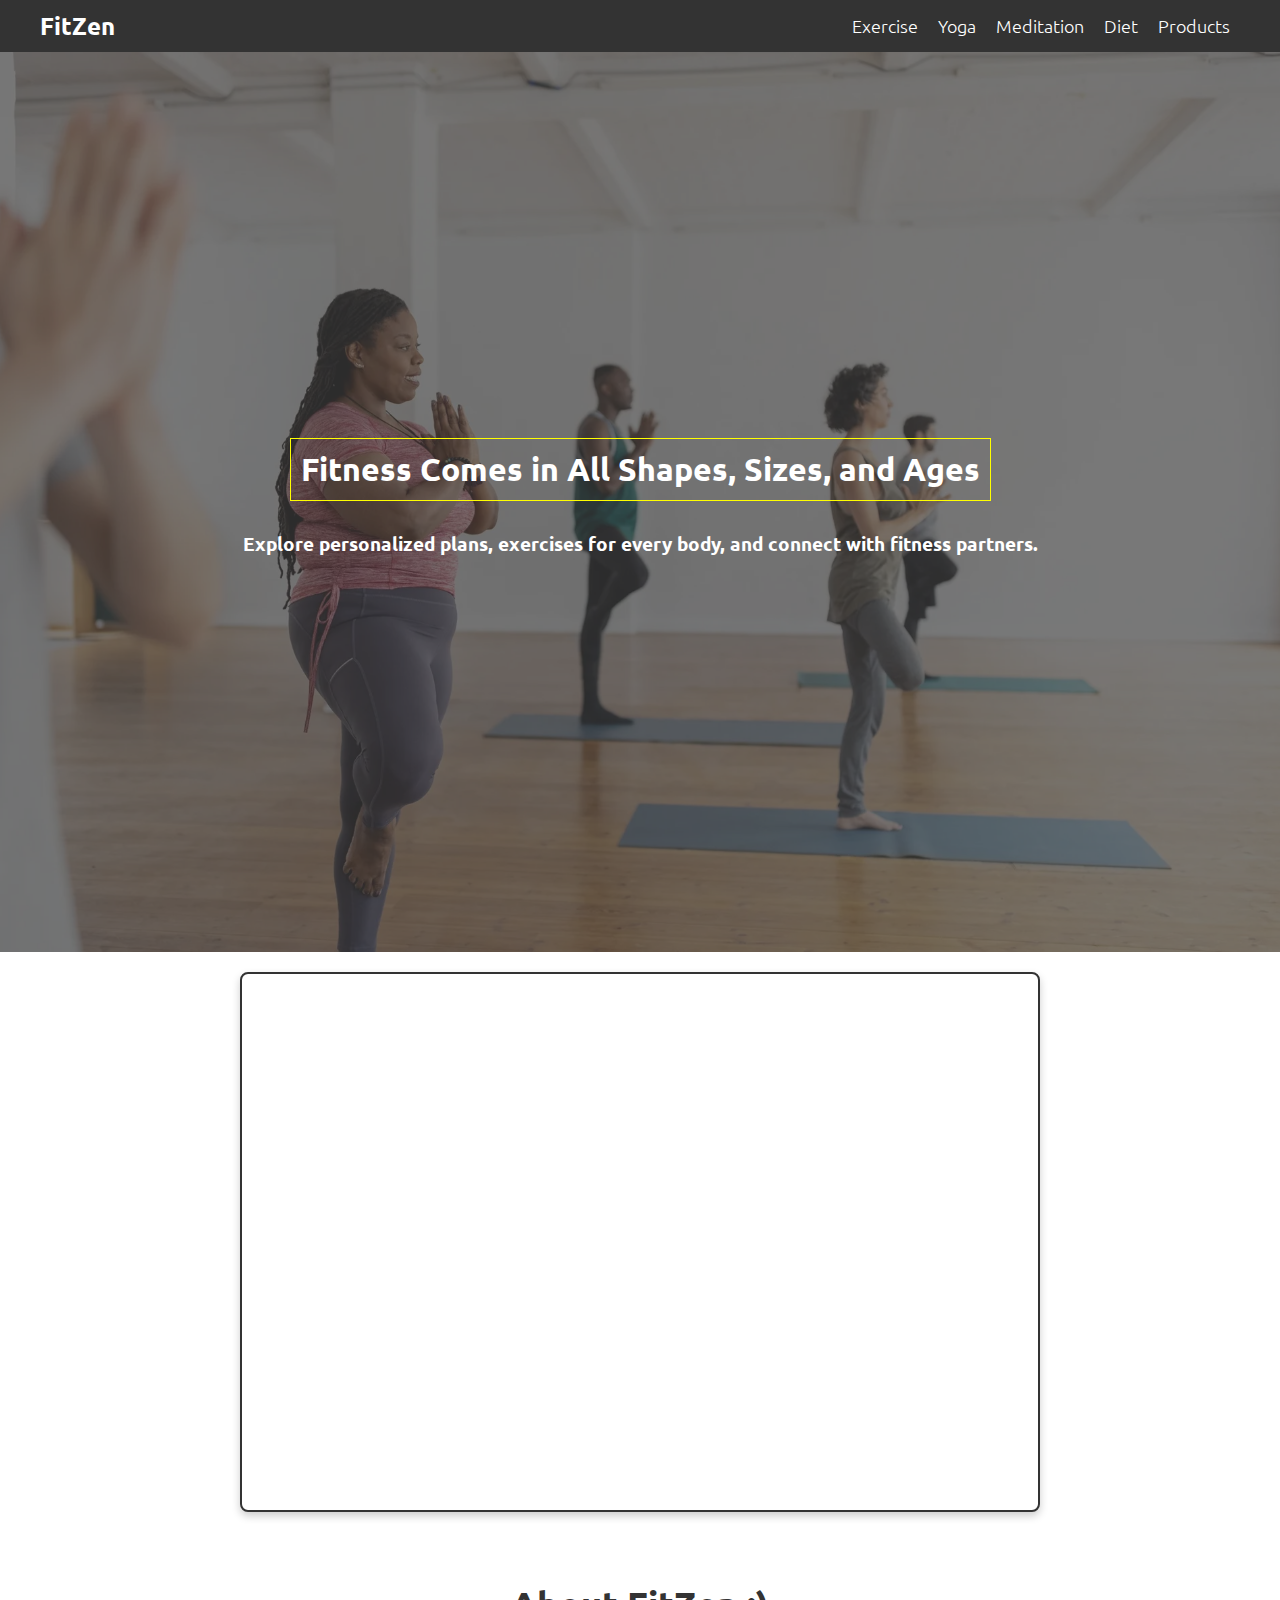
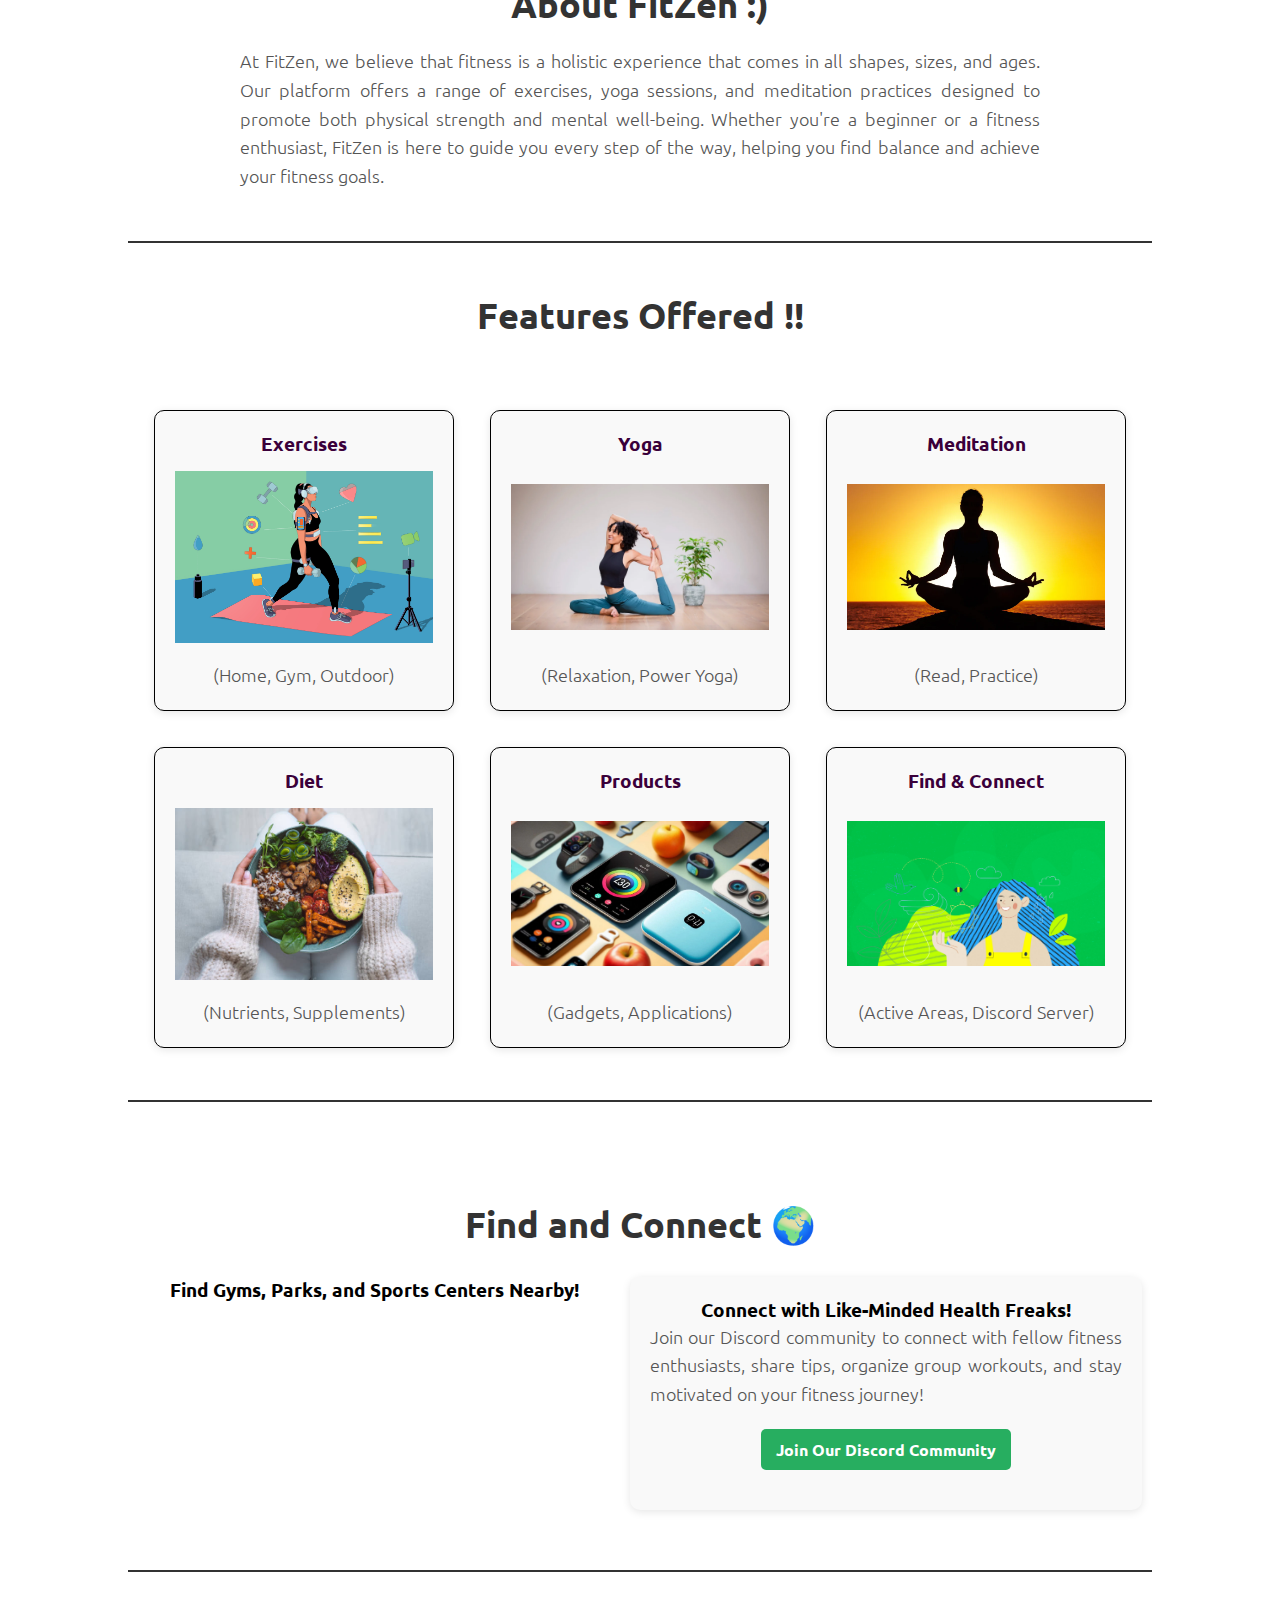
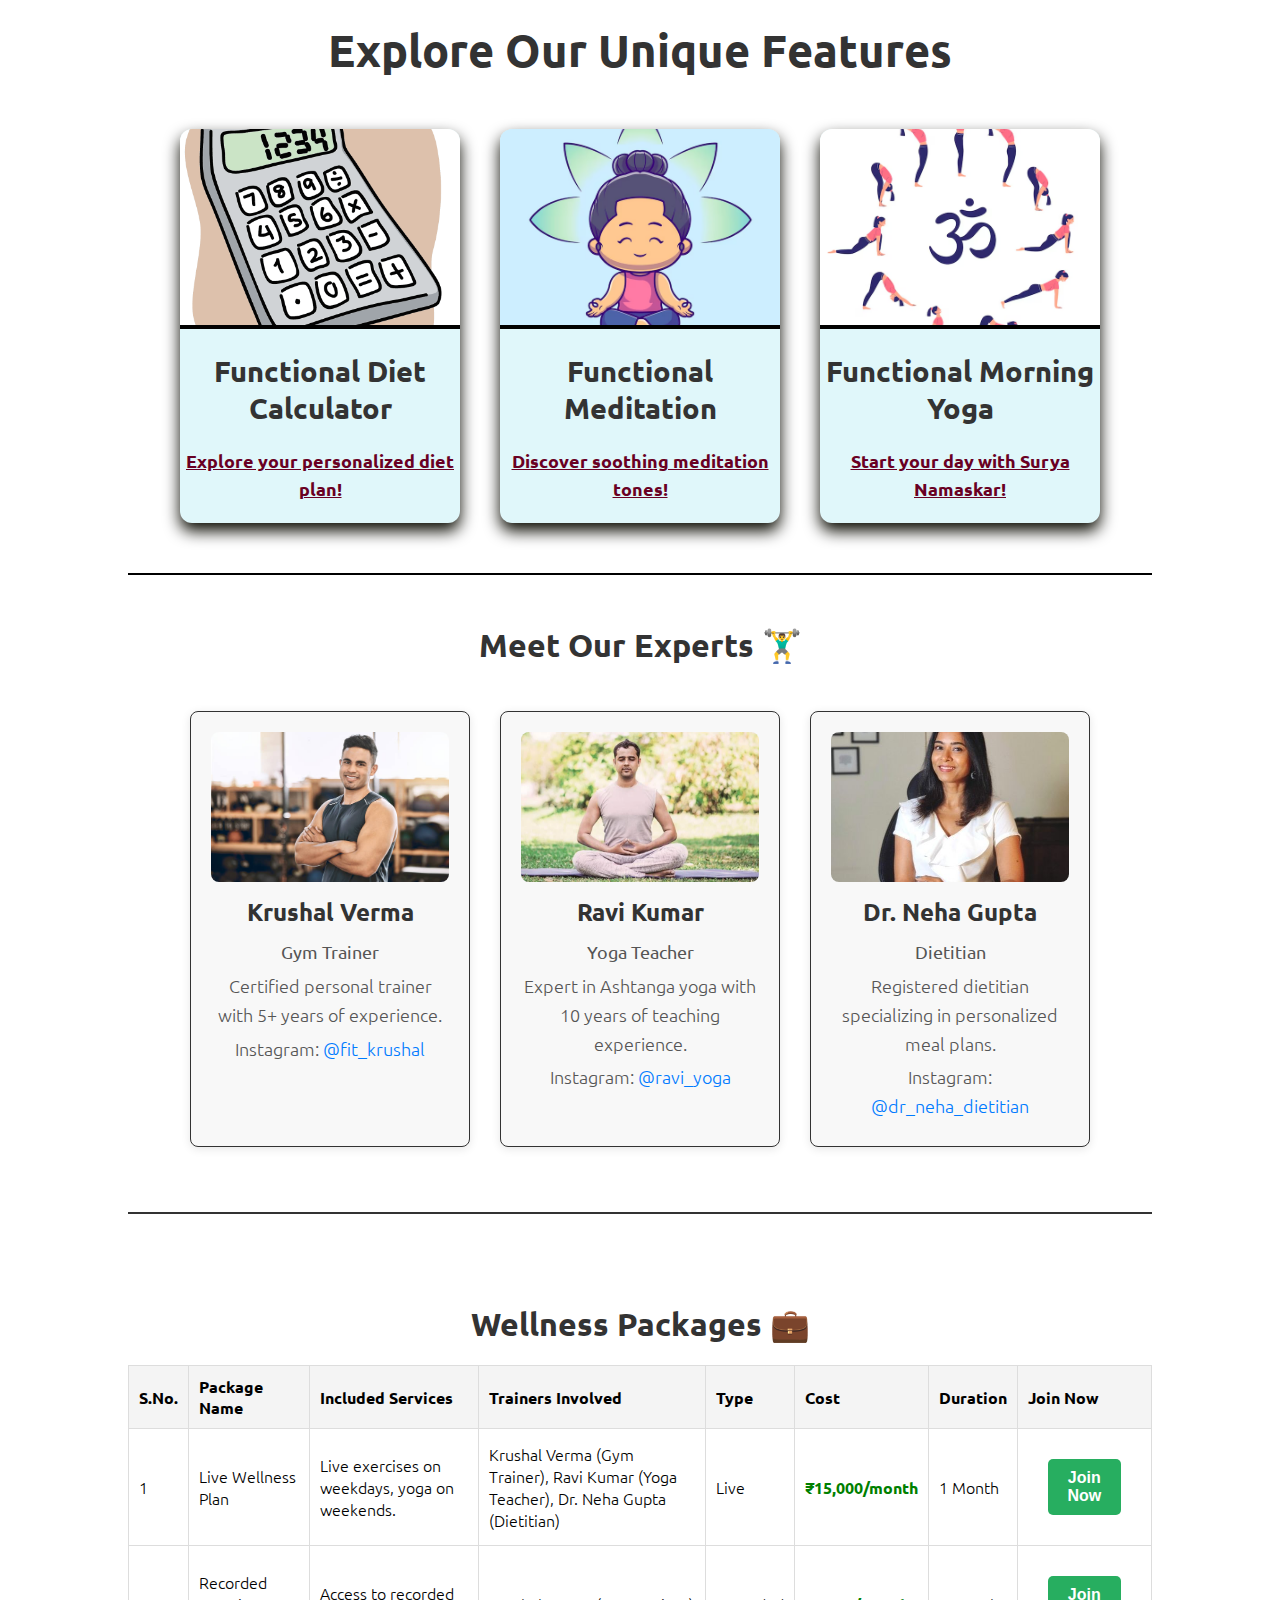
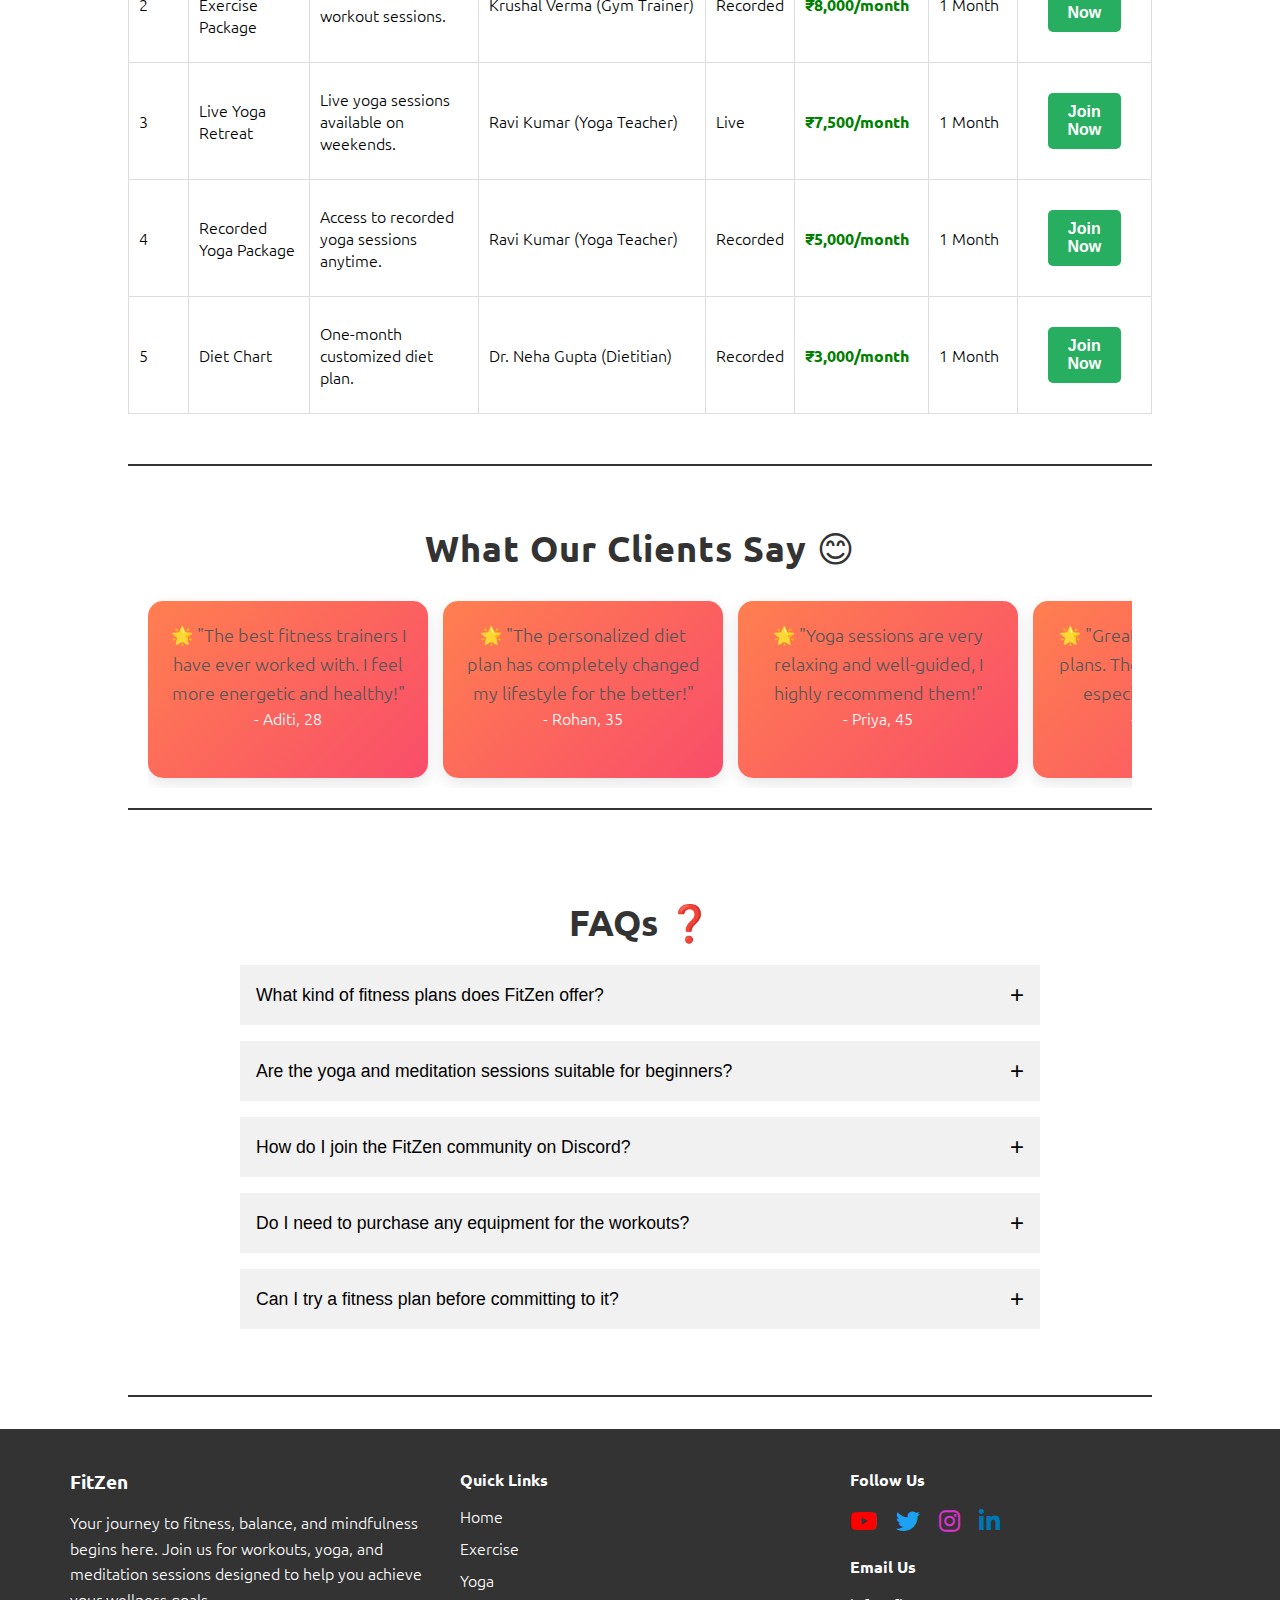
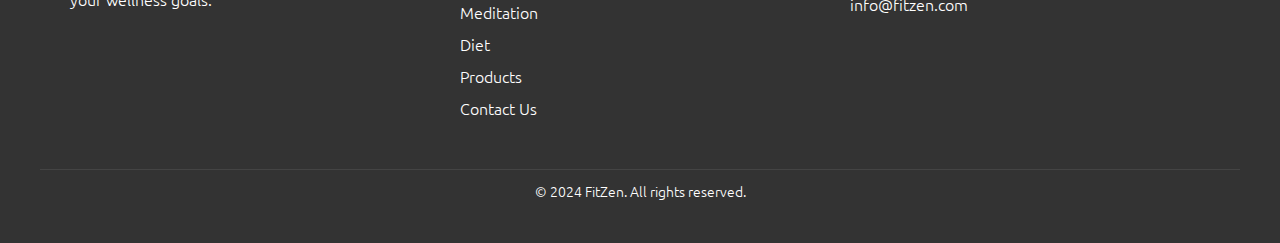
<file: index.html>
<!DOCTYPE html>
<html lang="en">
  <head>
    <meta charset="UTF-8" />
    <meta name="viewport" content="width=device-width, initial-scale=1.0" />
    <title>FitZen</title>
    <link rel="preconnect" href="https://fonts.googleapis.com" />
    <link rel="preconnect" href="https://fonts.gstatic.com" crossorigin />
    <link
      href="https://fonts.googleapis.com/css2?family=Ubuntu:ital,wght@0,300;0,400;0,500;0,700;1,300;1,400;1,500;1,700&display=swap"
      rel="stylesheet"
    />
    <link
      rel="stylesheet"
      href="https://cdnjs.cloudflare.com/ajax/libs/font-awesome/6.0.0-beta3/css/all.min.css"
    />
    <link rel="stylesheet" href="./style-home.css" />
    <link rel="stylesheet" href="./style-nav-footer.css" />
    <!-- Google tag (gtag.js) -->
    <!-- Google tag (gtag.js) -->
<script async src="https://www.googletagmanager.com/gtag/js?id=G-MY4GSBL0P6"></script>
<script>
  window.dataLayer = window.dataLayer || [];
  function gtag(){dataLayer.push(arguments);}
  gtag('js', new Date());

  gtag('config', 'G-MY4GSBL0P6');
</script>
  </head>

  <body>
    <!-- Nav bar -->
    <nav class="navbar">
      <a href="index.html" style="text-decoration: none"><h1>FitZen</h1></a>
      <ul id="nav-links">
        <li><a href="./exercises/exercises.html">Exercise</a></li>
        <li><a href="./yoga/yoga.html">Yoga</a></li>
        <li><a href="./meditation/meditation.html">Meditation</a></li>
        <li><a href="./diet/diet.html">Diet</a></li>
        <li><a href="./products/products.html">Products</a></li>
      </ul>
      <div class="menu-toggle" id="mobile-menu-toggle">
        <span></span>
        <span></span>
        <span></span>
        <span></span>
      </div>
    </nav>

    <!-- Hero image section -->
    <section class="hero-image">
      <div class="overlay">
        <h1 class="bordered-text">
          Fitness Comes in All Shapes, Sizes, and Ages
        </h1>
        <h3 class="bordered-text">
          Explore personalized plans, exercises for every body, and connect with
          fitness partners.
        </h3>
      </div>
    </section>

    <!-- Video container -->
    <div class="video-container">
      <div id="player"></div>
    </div>

    <!-- About Us Section -->
    <div class="section" id="about">
      <h2>About FitZen :)</h2>
      <p>
        At FitZen, we believe that fitness is a holistic experience that comes
        in all shapes, sizes, and ages. Our platform offers a range of
        exercises, yoga sessions, and meditation practices designed to promote
        both physical strength and mental well-being. Whether you're a beginner
        or a fitness enthusiast, FitZen is here to guide you every step of the
        way, helping you find balance and achieve your fitness goals.
      </p>
    </div>

    <!-- Features Section: Exercise, Yoga, Meditation -->
    <div class="section" style="border-bottom: none">
      <h2>Features Offered !!</h2>

      <div class="section features">
        <a href="./exercises/exercises.html"
          ><div class="feature-card">
            <h3>Exercises</h3>
            <img src="./assets/exercise.jpg" height="200" />
            <p>(Home, Gym, Outdoor)</p>
          </div></a
        >
        <a href="./yoga/yoga.html"
          ><div class="feature-card">
            <h3>Yoga</h3>
            <img src="./assets/yoga.webp" height="200" />
            <p>(Relaxation, Power Yoga)</p>
          </div></a
        >
        <a href="./meditation/meditation.html"
          ><div class="feature-card">
            <h3>Meditation</h3>
            <img src="./assets/meditation.webp" height="200" />
            <p>(Read, Practice)</p>
          </div></a
        >
        <a href="./diet/diet.html"
          ><div class="feature-card">
            <h3>Diet</h3>
            <img src="./assets/food.jpg" height="200" />
            <p>(Nutrients, Supplements)</p>
          </div></a
        >
        <a href="./products/products.html"
          ><div class="feature-card">
            <h3>Products</h3>
            <img src="./assets/gadgets.webp" height="200" />
            <p>(Gadgets, Applications)</p>
          </div></a
        >
        <a href="#find"
          ><div class="feature-card">
            <h3>Find & Connect</h3>
            <img src="./assets/connect.jpeg" height="200" />
            <p>(Active Areas, Discord Server)</p>
          </div></a
        >
      </div>
    </div>

    <!-- Find and Connect -->
    <div id="find" class="section find-and-connect">
      <h2>Find and Connect 🌍</h2>
      <div class="flex-container">
        <!-- Find Nearby -->
        <div class="find-nearby">
          <h3>Find Gyms, Parks, and Sports Centers Nearby!</h3>
          <div class="map-container">
            <div class="map">
              <iframe
                src="https://www.google.com/maps/embed?pb=!1m18!1m12!1m3!1d3151.835434509132!2d144.95373531531615!3d-37.816279979751784!2m3!1f0!2f0!3f0!3m2!1i1024!2i768!4f13.1!3m3!1m2!1s0x6ad642af0f1a1f47%3A0x5045675218ceed30!2sFederation%20Square!5e0!3m2!1sen!2sau!4v1615862231234!5m2!1sen!2sau"
                width="600"
                height="400"
                style="border: 0"
                allowfullscreen=""
                loading="lazy"
              ></iframe>
            </div>
          </div>
        </div>

        <!-- Discord Server -->
        <div class="discord-container">
          <h3>Connect with Like-Minded Health Freaks!</h3>
          <p style="text-align: justify">
            Join our Discord community to connect with fellow fitness
            enthusiasts, share tips, organize group workouts, and stay motivated
            on your fitness journey!
          </p>
          <a
            class="cta-button"
            href="https://discord.com/channels/720788516837261322/@home"
            target="_blank"
            >Join Our Discord Community</a
          >
        </div>
      </div>
    </div>

    <!-- USPs -->
    <div class="section usp-section">
      <h2>Explore Our Unique Features</h2>
      <div class="usp-container">
        <div class="usp-card">
          <img src="./assets/calculator.png" alt="Diet Calculator Icon" />
          <h3>Functional Diet Calculator</h3>
          <p>
            <a href="./diet/diet.html">Explore your personalized diet plan!</a>
          </p>
        </div>
        <div class="usp-card">
          <img src="./assets/meds.avif" alt="Meditation Icon" />
          <h3>Functional Meditation</h3>
          <p>
            <a href="./meditation/meditation.html"
              >Discover soothing meditation tones!</a
            >
          </p>
        </div>
        <div class="usp-card">
          <img src="./assets/surya.avif" alt="Morning Yoga Icon" />
          <h3>Functional Morning Yoga</h3>
          <p>
            <a href="./yoga/morning-yoga.html"
              >Start your day with Surya Namaskar!</a
            >
          </p>
        </div>
      </div>
    </div>

    <!-- experts -->
    <div class="section experts-section">
      <h1 class="experts-title">Meet Our Experts 🏋️‍♂️</h1>
      <div class="experts-container" id="experts"></div>
    </div>

    <!-- packages -->
    <div class="section packages">
      <h1 class="packages-title">Wellness Packages 💼</h1>
      <table class="packages-table">
        <thead>
          <tr>
            <th>S.No.</th>
            <th>Package Name</th>
            <th>Included Services</th>
            <th>Trainers Involved</th>
            <th>Type</th>
            <th>Cost</th>
            <th>Duration</th>
            <th>Join Now</th>
          </tr>
        </thead>
        <tbody id="packages"></tbody>
      </table>
    </div>

    <!-- Testimonials -->
    <div class="section testimonials-section">
      <h2 class="testimonials-title">What Our Clients Say 😊</h2>
      <div class="testimonials-container">
        <div class="testimonial-card">
          <p>
            🌟 "The best fitness trainers I have ever worked with. I feel more
            energetic and healthy!"
          </p>
          <span>- Aditi, 28</span>
        </div>
        <div class="testimonial-card">
          <p>
            🌟 "The personalized diet plan has completely changed my lifestyle
            for the better!"
          </p>
          <span>- Rohan, 35</span>
        </div>
        <div class="testimonial-card">
          <p>
            🌟 "Yoga sessions are very relaxing and well-guided, I highly
            recommend them!"
          </p>
          <span>- Priya, 45</span>
        </div>
        <div class="testimonial-card">
          <p>
            🌟 "Great variety of workout plans. The live sessions were
            especially motivating!"
          </p>
          <span>- Vikram, 30</span>
        </div>
        <div class="testimonial-card">
          <p>
            🌟 "I love the flexibility of recorded sessions, fits my schedule
            perfectly."
          </p>
          <span>- Tanya, 23</span>
        </div>
        <div class="testimonial-card">
          <p>
            🌟 "The expert guidance in yoga and fitness has really helped me
            transform myself."
          </p>
          <span>- Manish, 40</span>
        </div>
      </div>
    </div>

    <!-- FAQ Section -->
    <div class="section faq-section" id="faq">
      <h2>FAQs ❓</h2>

      <div class="faq-container">
        <!-- FAQ Item 1 -->
        <div class="faq-item">
          <button class="faq-question">
            What kind of fitness plans does FitZen offer?
            <span class="faq-icon">+</span>
          </button>
          <div class="faq-answer">
            <p>
              FitZen offers a variety of personalized fitness plans, including
              home workouts, gym-based plans, and outdoor exercises, to cater to
              all levels of fitness. Whether you're a beginner or a seasoned
              athlete, we have something for everyone!
            </p>
          </div>
        </div>

        <!-- FAQ Item 2 -->
        <div class="faq-item">
          <button class="faq-question">
            Are the yoga and meditation sessions suitable for beginners?
            <span class="faq-icon">+</span>
          </button>
          <div class="faq-answer">
            <p>
              Yes, our yoga and meditation sessions are designed for all levels,
              from beginners to advanced practitioners. You can start with the
              basics and gradually progress at your own pace.
            </p>
          </div>
        </div>

        <!-- FAQ Item 3 -->
        <div class="faq-item">
          <button class="faq-question">
            How do I join the FitZen community on Discord?
            <span class="faq-icon">+</span>
          </button>
          <div class="faq-answer">
            <p>
              To join our Discord community, simply click on the 'Join Our
              Discord Community' button in the "Find and Connect" section above.
              You'll be able to meet fellow fitness enthusiasts and join group
              workout sessions.
            </p>
          </div>
        </div>

        <!-- FAQ Item 4 -->
        <div class="faq-item">
          <button class="faq-question">
            Do I need to purchase any equipment for the workouts?
            <span class="faq-icon">+</span>
          </button>
          <div class="faq-answer">
            <p>
              While some workouts may require basic equipment like dumbbells or
              resistance bands, we also offer a wide range of equipment-free
              exercises that can be done anywhere.
            </p>
          </div>
        </div>

        <!-- FAQ Item 5 -->
        <div class="faq-item">
          <button class="faq-question">
            Can I try a fitness plan before committing to it?
            <span class="faq-icon">+</span>
          </button>
          <div class="faq-answer">
            <p>
              Absolutely! We offer a trial period for all our fitness plans, so
              you can experience the benefits of FitZen before making a full
              commitment.
            </p>
          </div>
        </div>
      </div>
    </div>

    <!-- Footer Section -->
    <footer class="footer">
      <div class="footer-container">
        <div class="footer-about">
          <h3>FitZen</h3>
          <p>
            Your journey to fitness, balance, and mindfulness begins here. Join
            us for workouts, yoga, and meditation sessions designed to help you
            achieve your wellness goals.
          </p>
        </div>

        <div class="footer-links">
          <h4>Quick Links</h4>
          <ul>
            <li><a href="./index.html">Home</a></li>
            <li><a href="./exercises/exercises.html">Exercise</a></li>
            <li><a href="./yoga/yoga.html">Yoga</a></li>
            <li><a href="./meditation/meditation.html">Meditation</a></li>
            <li><a href="./diet/diet.html">Diet</a></li>
            <li><a href="./products/products.html">Products</a></li>
            <li><a href="#">Contact Us</a></li>
          </ul>
        </div>

        <div class="footer-social">
          <h4>Follow Us</h4>
          <div class="social-icons">
            <a href="https://www.youtube.com/" class="youtube"
              ><i class="fab fa-youtube"></i
            ></a>
            <a href="https://x.com/home?lang=en" class="twitter"
              ><i class="fab fa-twitter"></i
            ></a>
            <a
              href="https://www.instagram.com/accounts/login/"
              class="instagram"
              ><i class="fab fa-instagram"></i
            ></a>
            <a href="https://www.linkedin.com/in/riyaahlawat/" class="linkedin"
              ><i class="fab fa-linkedin-in"></i
            ></a>
          </div>
          <div class="footer-email">
            <h4>Email Us</h4>
            <p><a href="mailto:info@fitzen.com">info@fitzen.com</a></p>
          </div>
        </div>
      </div>
      <div class="footer-bottom">
        <p>&copy; 2024 FitZen. All rights reserved.</p>
      </div>
    </footer>

    <!-- Responsive Nav bar -->
    <div class="mobile-menu" id="mobile-menu">
      <span class="close-btn" id="close-menu">&times;</span>
      <ul>
        <li><a href="./index.html">Home</a></li>
        <li><a href="./exercises/exercises.html">Exercise</a></li>
        <li><a href="./yoga/yoga.html">Yoga</a></li>
        <li><a href="./meditation/meditation.html">Meditation</a></li>
        <li><a href="./diet/diet.html">Diet</a></li>
        <li><a href="./products/products.html">Products</a></li>
      </ul>
    </div>

    <!-- Scroll to Top Button -->
    <div id="scrollTopBtn" onclick="scrollToTop()">
      <i class="fas fa-arrow-up"></i>
    </div>
    
    <script src="./js/go-to-top.js"></script>
    <script src="./js/packages.js"></script>
    <script src="./js/experts.js"></script>
    <script src="./js/ytvideo.js"></script>
    <script src="./js/navbar.js"></script>
    <script src="./js/testimonials.js"></script>
    <script src="./js/faq.js"></script>
  </body>
</html>
</file>
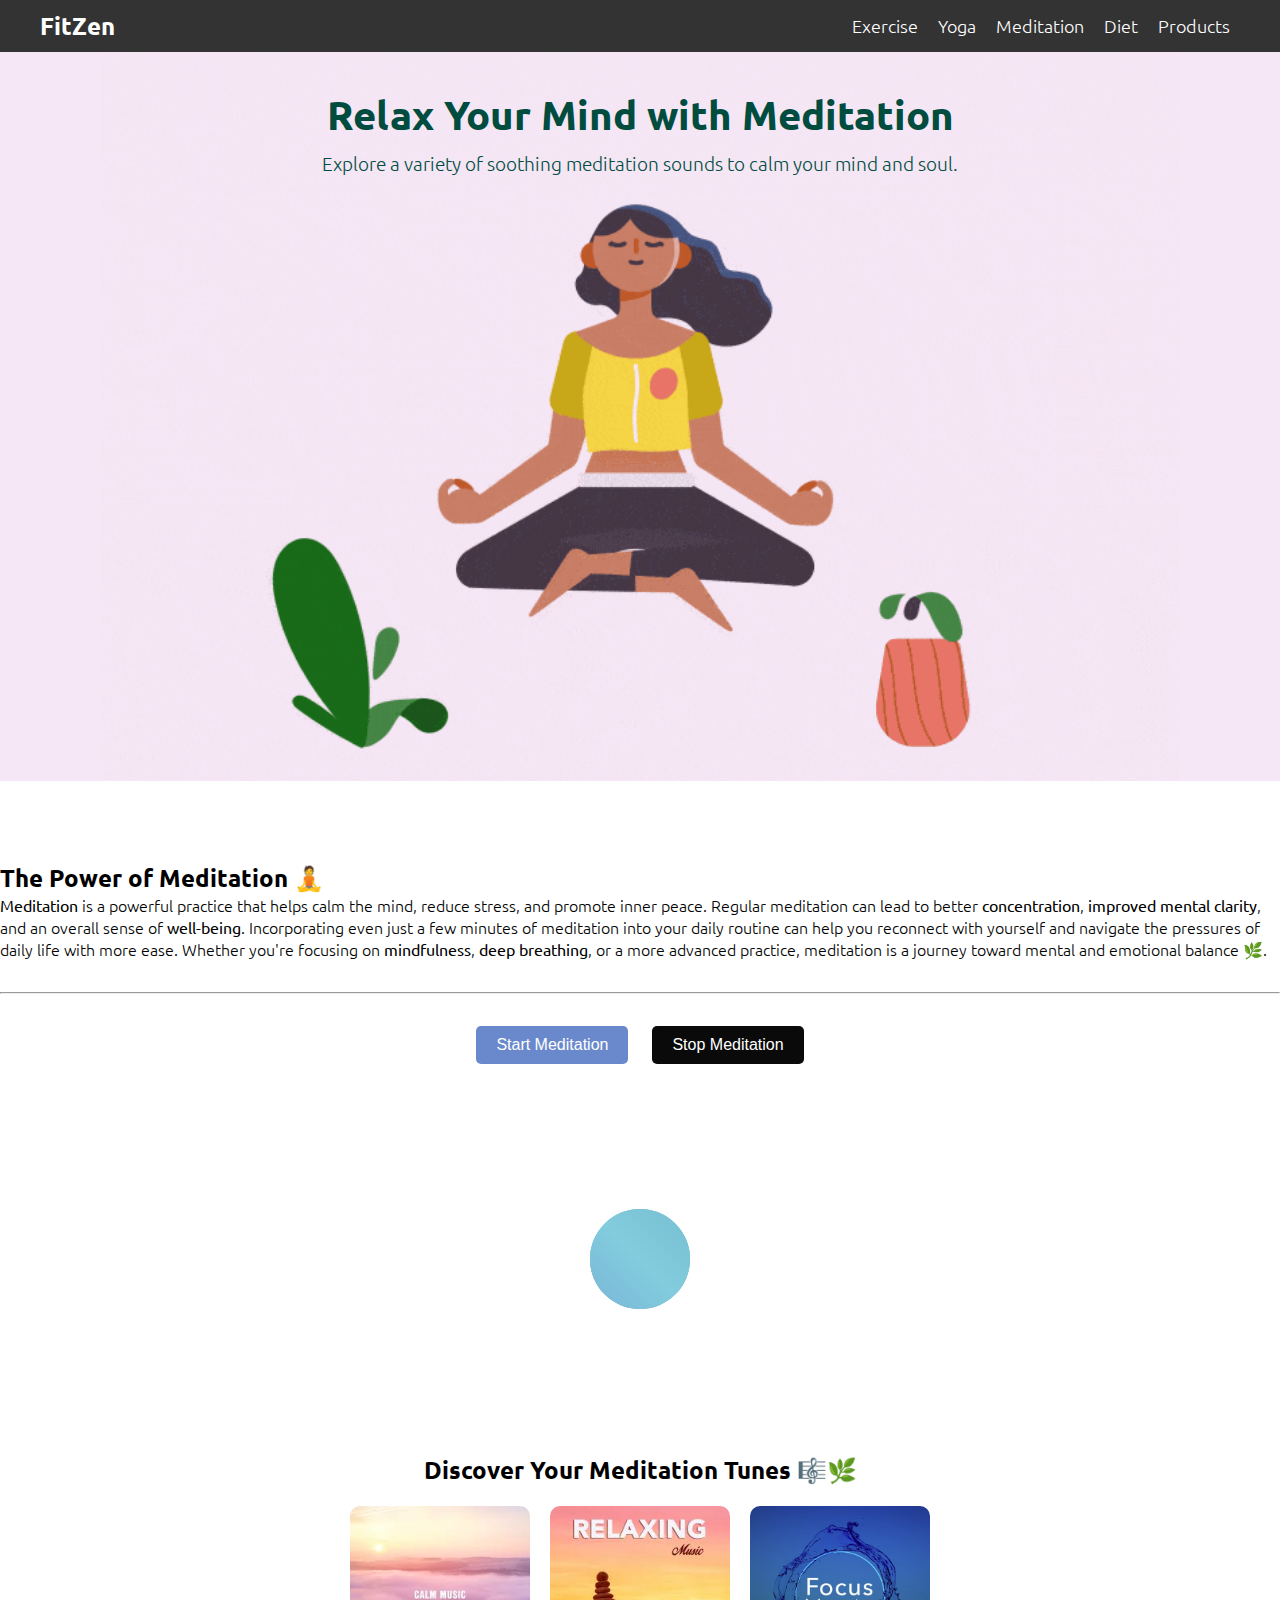
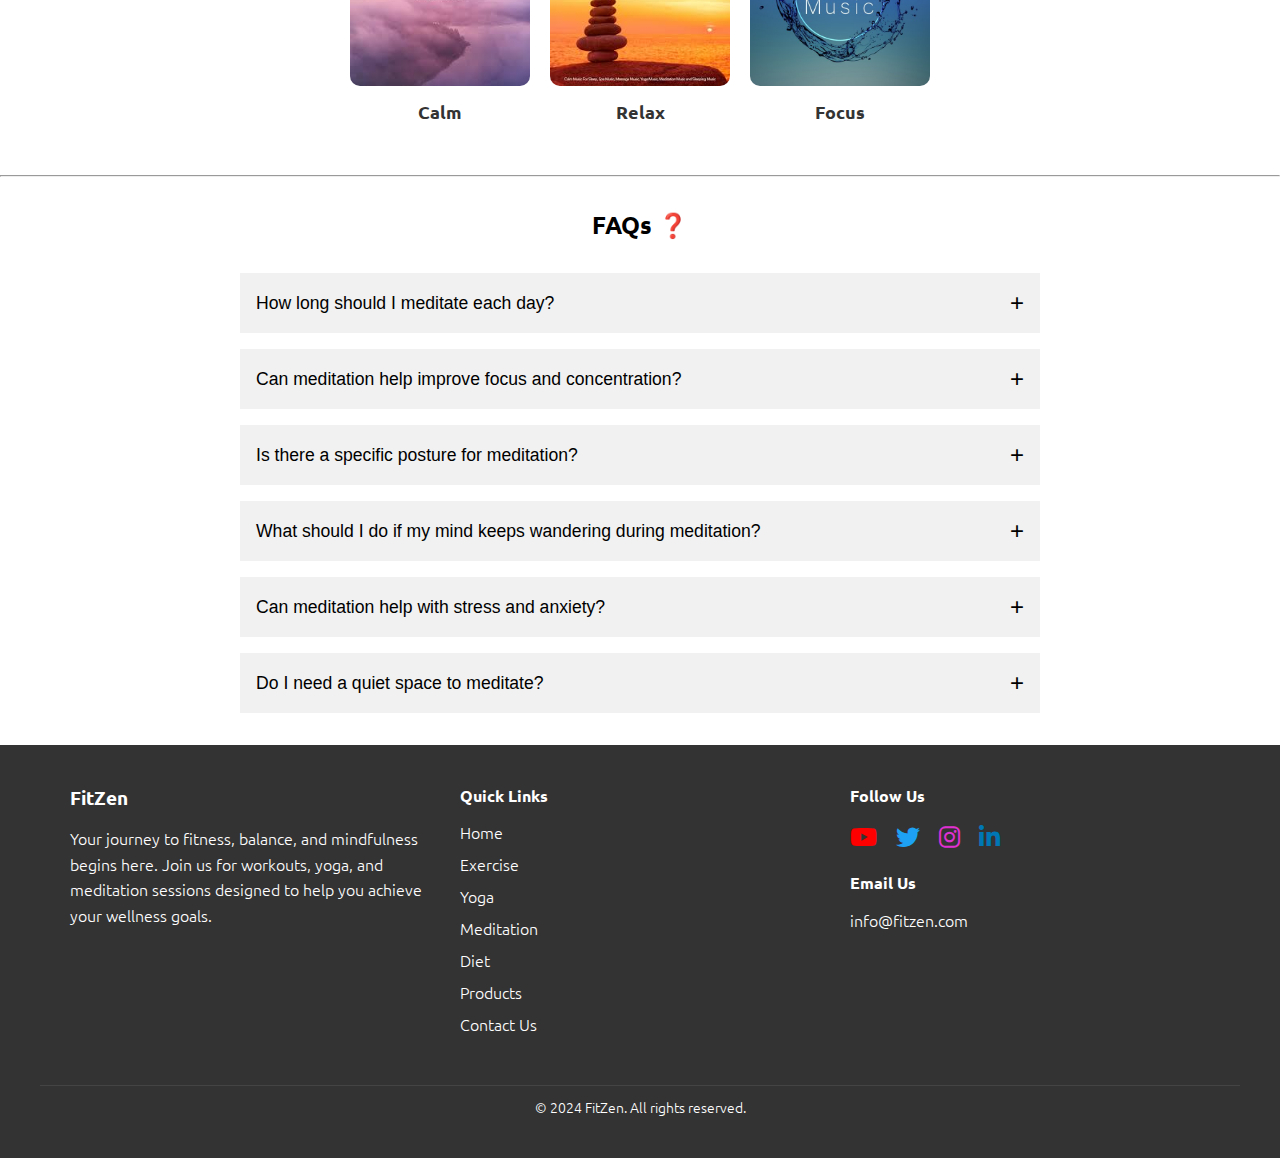
<file: meditation/meditation.html>
<!DOCTYPE html>
<html lang="en">
  <head>
    <meta charset="UTF-8" />
    <meta name="viewport" content="width=device-width, initial-scale=1.0" />
    <title>FitZen - Meditation</title>
    <link
      href="https://fonts.googleapis.com/css2?family=Ubuntu:ital,wght@0,300;0,400;0,500;0,700;1,300;1,400;1,500;1,700&display=swap"
      rel="stylesheet"
    />
    <link
      rel="stylesheet"
      href="https://cdnjs.cloudflare.com/ajax/libs/font-awesome/6.0.0-beta3/css/all.min.css"
    />
    <link rel="stylesheet" href="./style-meditation-home.css" />
    <link rel="stylesheet" href="../style-nav-footer.css" />
  </head>
  <body>
    <nav class="navbar">
      <a href="../index.html" style="text-decoration: none">
        <h1>FitZen</h1>
      </a>
      <ul id="nav-links">
        <li><a href="../exercises/exercises.html">Exercise</a></li>
        <li><a href="../yoga/yoga.html">Yoga</a></li>
        <li><a href="../meditation/meditation.html">Meditation</a></li>
        <li><a href="../diet/diet.html">Diet</a></li>
        <li><a href="../products/products.html">Products</a></li>
      </ul>
      <div class="menu-toggle" id="mobile-menu-toggle">
        <span></span>
        <span></span>
        <span></span>
        <span></span>
      </div>
    </nav>

    <div class="meditation-header">
      <div class="meditation-content">
        <h1>Relax Your Mind with Meditation</h1>
        <p>
          Explore a variety of soothing meditation sounds to calm your mind and
          soul.
        </p>
      </div>
    </div>

    <div class="meditation-purpose-section">
      <h2>The Power of Meditation 🧘</h2>
      <p>
        <strong>Meditation</strong> is a powerful practice that helps calm the
        mind, reduce stress, and promote inner peace. Regular meditation can
        lead to better <strong>concentration</strong>,
        <strong>improved mental clarity</strong>, and an overall sense of
        <strong>well-being</strong>. Incorporating even just a few minutes of
        meditation into your daily routine can help you reconnect with yourself
        and navigate the pressures of daily life with more ease. Whether you're
        focusing on <strong>mindfulness</strong>,
        <strong>deep breathing</strong>, or a more advanced practice, meditation
        is a journey toward mental and emotional balance 🌿.
      </p>
    </div>

    <hr />

    <div class="meditation-page">
      <!-- Meditation Section with Animation Controls -->
      <div class="meditation-controls">
        <button id="startBtn">Start Meditation</button>
        <button id="stopBtn" disabled>Stop Meditation</button>
      </div>
      <!-- Circle Animation Section -->
      <div class="circle-animation-section" id="circle-animation">
        <div class="ripple-wrapper">
          <div class="circle ripple-circle" id="circle1"></div>
          <div class="circle ripple-circle" id="circle2"></div>
          <div class="circle ripple-circle" id="circle3"></div>
        </div>
      </div>

      <!-- Meditation Music Cards -->
      <div class="music-cards-section">
        <h2>Discover Your Meditation Tunes 🎼🌿</h2>
        <div class="music-cards">
          <div class="music-card" onclick="playMusic('calm.mp3', '#6A89CC')">
            <img src="./assets/music-calm.jpg" alt="Calm Music" />
            <h3>Calm</h3>
          </div>
          <div class="music-card" onclick="playMusic('relax.mp3', '#82CCDD')">
            <img src="./assets/music-relaxing.jpg" alt="Relaxing Music" />
            <h3>Relax</h3>
          </div>
          <div class="music-card" onclick="playMusic('focus.mp3', '#60A3BC')">
            <img src="./assets/music-focus.jpg" alt="Focus Music" />
            <h3>Focus</h3>
          </div>
        </div>
      </div>

      <!-- Hidden Audio Player -->
      <audio id="meditation-audio"></audio>
    </div>

    <hr />

    <!-- FAQ Section -->
    <div class="section faq-section" id="faq">
      <h2>FAQs ❓</h2>
      <div class="faq-container">
        <!-- FAQ Item 1 -->
        <div class="faq-item">
          <button class="faq-question">
            How long should I meditate each day?
            <span class="faq-icon">+</span>
          </button>
          <div class="faq-answer">
            <p>
              Beginners can start with 5-10 minutes of meditation daily.
              Gradually, you can increase it to 20-30 minutes as you become more
              comfortable with the practice.
            </p>
          </div>
        </div>

        <!-- FAQ Item 2 -->
        <div class="faq-item">
          <button class="faq-question">
            Can meditation help improve focus and concentration?
            <span class="faq-icon">+</span>
          </button>
          <div class="faq-answer">
            <p>
              Yes, regular meditation can significantly improve your focus and
              concentration by training your mind to stay present and less
              distracted by thoughts.
            </p>
          </div>
        </div>

        <!-- FAQ Item 3 -->
        <div class="faq-item">
          <button class="faq-question">
            Is there a specific posture for meditation?
            <span class="faq-icon">+</span>
          </button>
          <div class="faq-answer">
            <p>
              You can meditate in any comfortable position, such as sitting
              cross-legged or in a chair with your feet flat on the ground. The
              key is to keep your spine straight and be relaxed.
            </p>
          </div>
        </div>

        <!-- FAQ Item 4 -->
        <div class="faq-item">
          <button class="faq-question">
            What should I do if my mind keeps wandering during meditation?
            <span class="faq-icon">+</span>
          </button>
          <div class="faq-answer">
            <p>
              It's normal for the mind to wander. When it happens, gently bring
              your focus back to your breath or your meditation object without
              judgment. Over time, you'll find it easier to stay present.
            </p>
          </div>
        </div>

        <!-- FAQ Item 5 -->
        <div class="faq-item">
          <button class="faq-question">
            Can meditation help with stress and anxiety?
            <span class="faq-icon">+</span>
          </button>
          <div class="faq-answer">
            <p>
              Yes, meditation is a powerful tool for reducing stress and
              anxiety. By calming the mind and focusing on the present moment,
              it can help lower cortisol levels and promote relaxation.
            </p>
          </div>
        </div>

        <!-- FAQ Item 6 -->
        <div class="faq-item">
          <button class="faq-question">
            Do I need a quiet space to meditate?
            <span class="faq-icon">+</span>
          </button>
          <div class="faq-answer">
            <p>
              While a quiet space can enhance your meditation, it's not always
              necessary. With practice, you can meditate even in noisy
              environments by focusing inward and letting go of distractions.
            </p>
          </div>
        </div>
      </div>
    </div>

    <div class="mobile-menu" id="mobile-menu">
      <span class="close-btn" id="close-menu">&times;</span>
      <ul>
        <li><a href="../index.html">Home</a></li>
        <li><a href="../exercises/exercises.html">Exercise</a></li>
        <li><a href="../yoga/yoga.html">Yoga</a></li>
        <li><a href="../meditation/meditation.html">Meditation</a></li>
        <li><a href="../diet/diet.html">Diet</a></li>
        <li><a href="../products/products.html">Products</a></li>
      </ul>
    </div>

    <!-- Footer Section -->
    <footer class="footer">
      <div class="footer-container">
        <div class="footer-about">
          <h3>FitZen</h3>
          <p>
            Your journey to fitness, balance, and mindfulness begins here. Join
            us for workouts, yoga, and meditation sessions designed to help you
            achieve your wellness goals.
          </p>
        </div>

        <div class="footer-links">
          <h4>Quick Links</h4>
          <ul>
            <li><a href="../index.html">Home</a></li>
            <li><a href="../exercises/exercises.html">Exercise</a></li>
            <li><a href="../yoga/yoga.html">Yoga</a></li>
            <li><a href="../meditation/meditation.html">Meditation</a></li>
            <li><a href="../diet/diet.html">Diet</a></li>
            <li><a href="../products/products.html">Products</a></li>
            <li><a href="#">Contact Us</a></li>
          </ul>
        </div>

        <div class="footer-social">
          <h4>Follow Us</h4>
          <div class="social-icons">
            <a href="#" class="youtube"><i class="fab fa-youtube"></i></a>
            <a href="#" class="twitter"><i class="fab fa-twitter"></i></a>
            <a href="#" class="instagram"><i class="fab fa-instagram"></i></a>
            <a href="#" class="linkedin"><i class="fab fa-linkedin-in"></i></a>
          </div>
          <div class="footer-email">
            <h4>Email Us</h4>
            <p><a href="mailto:info@fitzen.com">info@fitzen.com</a></p>
          </div>
        </div>
      </div>
      <div class="footer-bottom">
        <p>&copy; 2024 FitZen. All rights reserved.</p>
      </div>
    </footer>

    <!-- Scroll to Top Button -->
    <div id="scrollTopBtn" onclick="scrollToTop()">
      <i class="fas fa-arrow-up"></i>
    </div>
    
    <script src="../js/go-to-top.js"></script>

    <script>
      const mobileMenuToggle = document.getElementById("mobile-menu-toggle");
      const mobileMenu = document.getElementById("mobile-menu");
      const closeMenuBtn = document.getElementById("close-menu");

      mobileMenuToggle.addEventListener("click", () => {
        mobileMenu.classList.add("show");
      });

      closeMenuBtn.addEventListener("click", () => {
        mobileMenu.classList.remove("show");
      });
    </script>
    <script src="./script-meditation-home.js"></script>
    <script src="../js/faq.js"></script>
  </body>
</html>
</file>
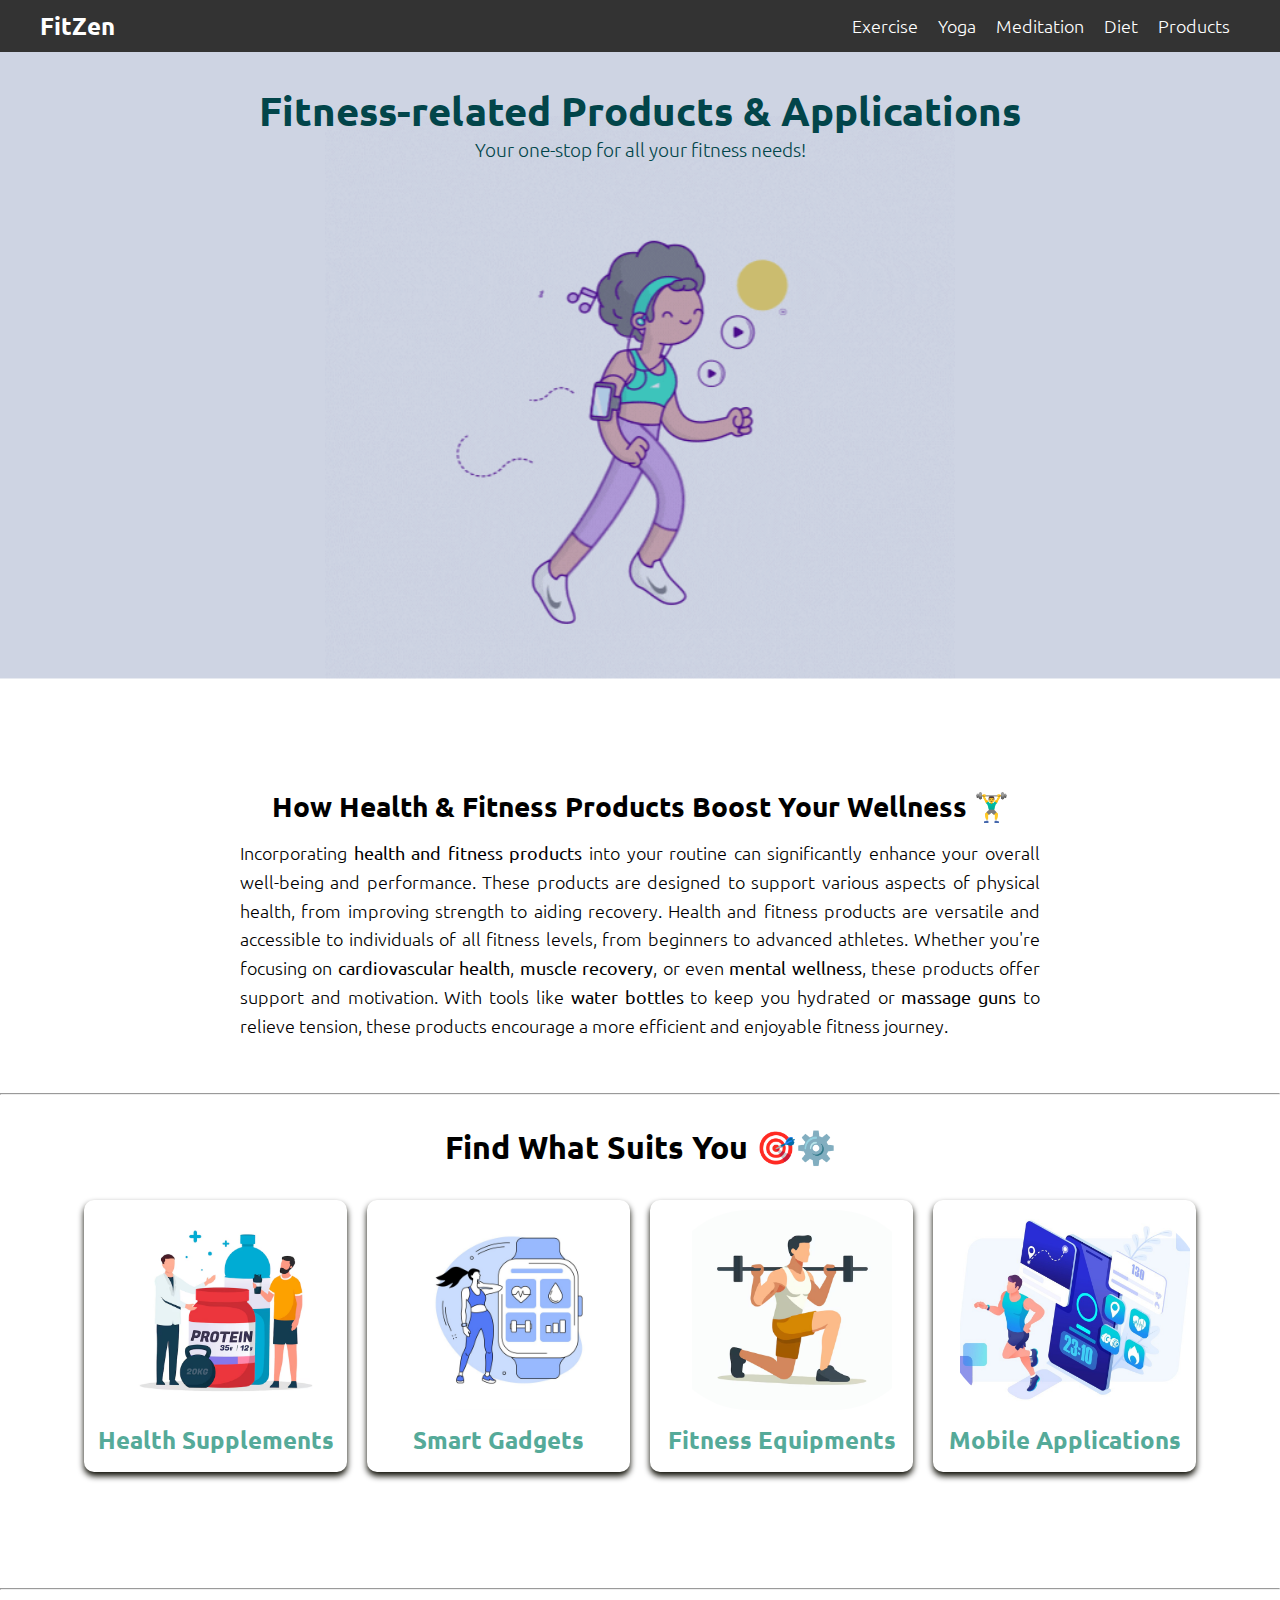
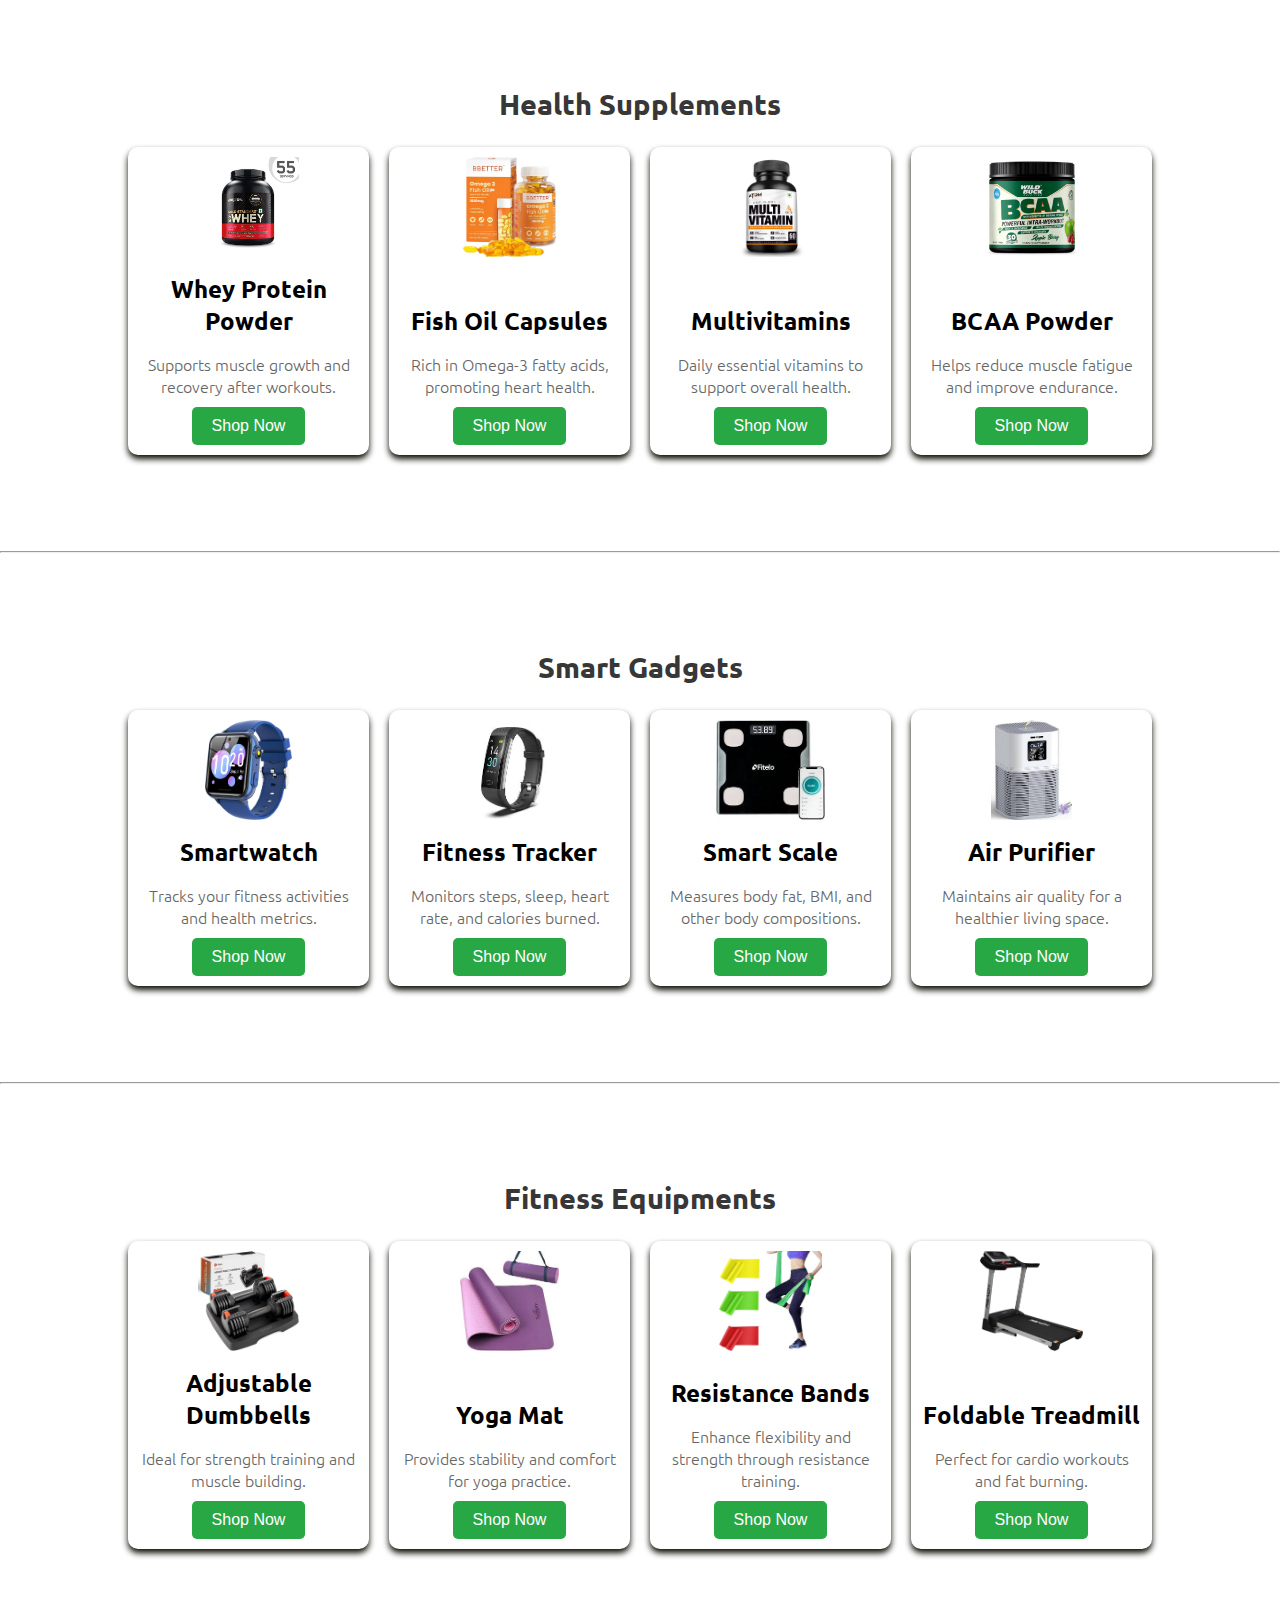
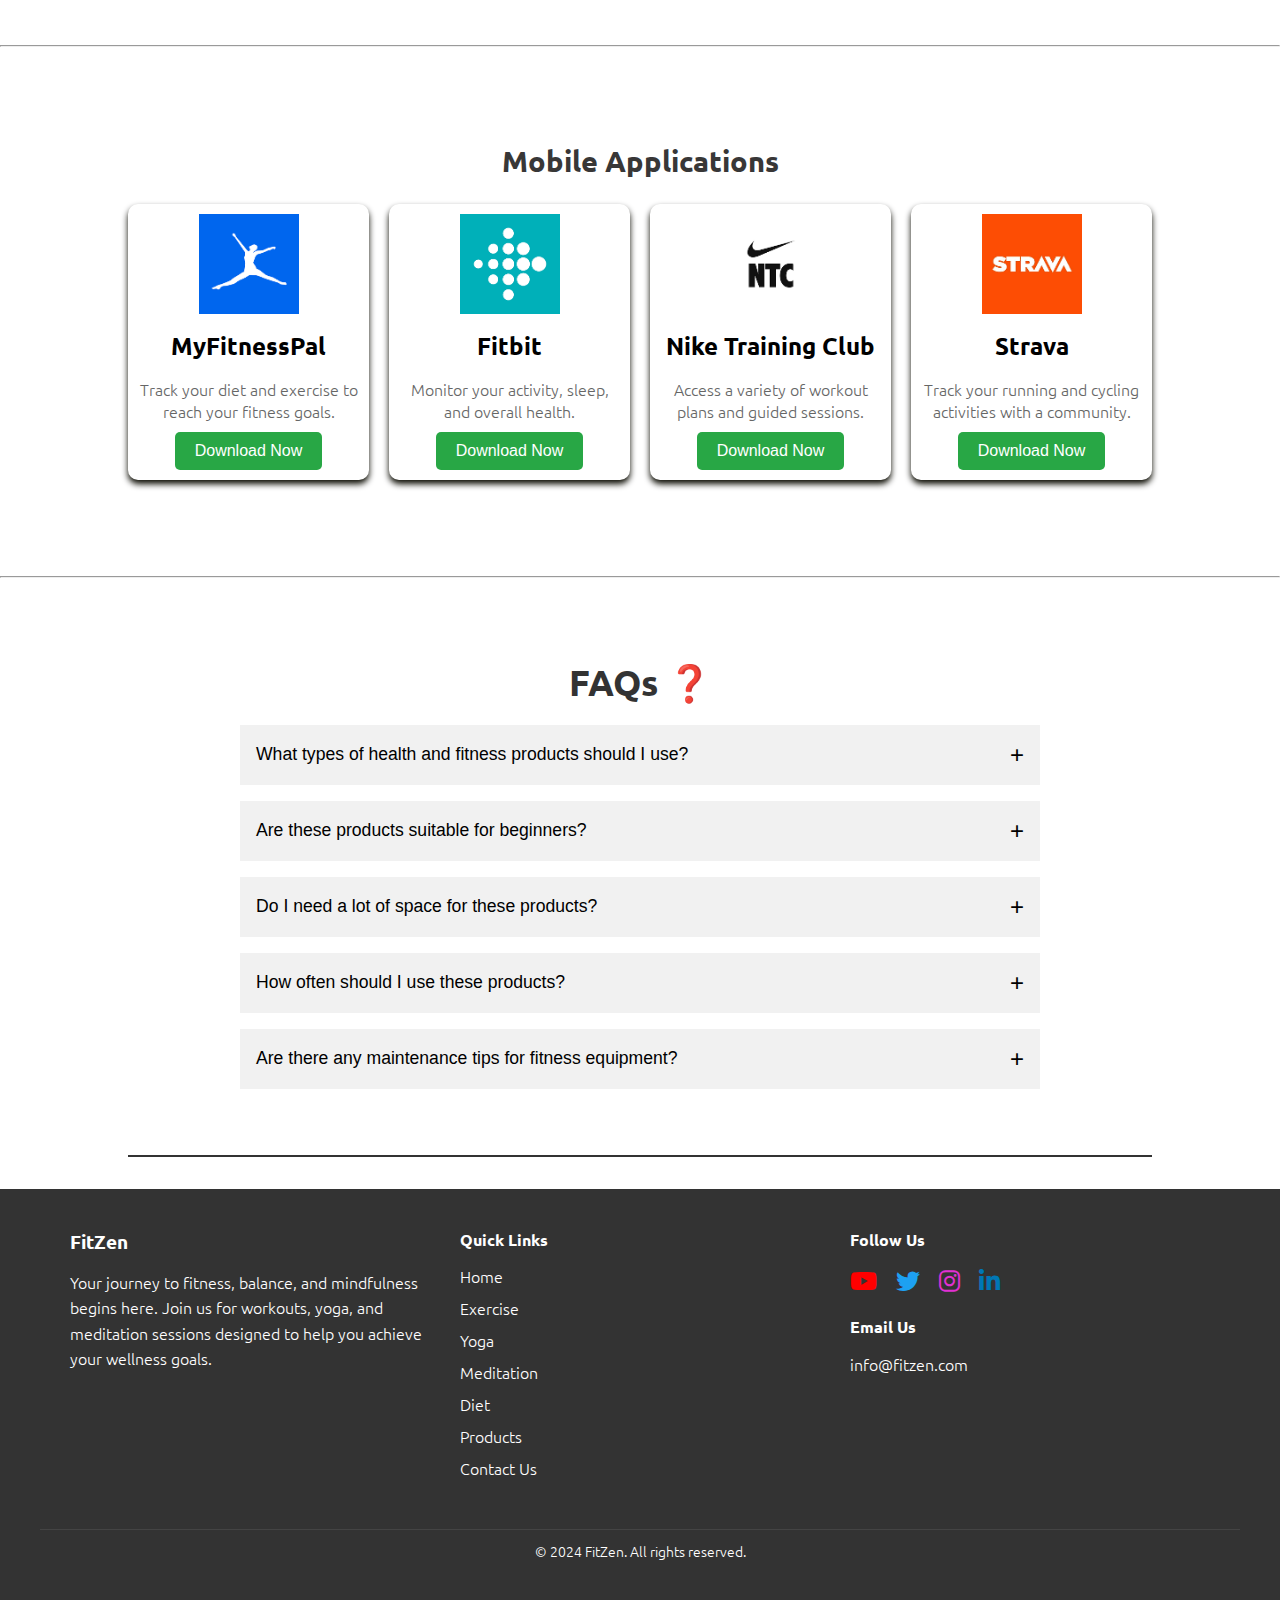
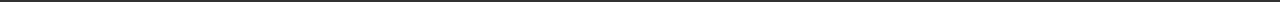
<file: products/products.html>
<!DOCTYPE html>
<html lang="en">
  <head>
    <meta charset="UTF-8" />
    <meta name="viewport" content="width=device-width, initial-scale=1.0" />
    <title>FitZen - Products</title>
    <link rel="preconnect" href="https://fonts.googleapis.com" />
    <link rel="preconnect" href="https://fonts.gstatic.com" crossorigin />
    <link
      href="https://fonts.googleapis.com/css2?family=Ubuntu:ital,wght@0,300;0,400;0,500;0,700;1,300;1,400;1,500;1,700&display=swap"
      rel="stylesheet"
    />
    <link
      rel="stylesheet"
      href="https://cdnjs.cloudflare.com/ajax/libs/font-awesome/6.0.0-beta3/css/all.min.css"
    />
    <link rel="stylesheet" href="./style-product.css" />
    <link rel="stylesheet" href="../style-nav-footer.css" />
  </head>

  <body>
    <!-- Navigation Bar -->
    <nav class="navbar">
      <a href="../index.html" style="text-decoration: none">
        <h1>FitZen</h1>
      </a>
      <ul id="nav-links">
        <li><a href="../exercises/exercises.html">Exercise</a></li>
        <li><a href="../yoga/yoga.html">Yoga</a></li>
        <li><a href="../meditation/meditation.html">Meditation</a></li>
        <li><a href="../diet/diet.html">Diet</a></li>
        <li><a href="../products/products.html">Products</a></li>
      </ul>
      <div class="menu-toggle" id="mobile-menu-toggle">
        <span></span>
        <span></span>
        <span></span>
        <span></span>
      </div>
    </nav>

    <header>
      <h1>Fitness-related Products & Applications</h1>
      <p>Your one-stop for all your fitness needs!</p>
    </header>

    <!-- add small para - ensure proper space between header and this section's heading -->
    <div class="fitness-products-section">
      <h2>How Health & Fitness Products Boost Your Wellness 🏋️‍♂️</h2>
      <p>
        Incorporating <strong>health and fitness products</strong> into your
        routine can significantly enhance your overall well-being and
        performance. These products are designed to support various aspects of
        physical health, from improving strength to aiding recovery. Health and
        fitness products are versatile and accessible to individuals of all
        fitness levels, from beginners to advanced athletes. Whether you're
        focusing on <strong>cardiovascular health</strong>,
        <strong>muscle recovery</strong>, or even
        <strong>mental wellness</strong>, these products offer support and
        motivation. With tools like <strong>water bottles</strong> to keep you
        hydrated or <strong>massage guns</strong> to relieve tension, these
        products encourage a more efficient and enjoyable fitness journey.
      </p>
    </div>

    <hr />

    <!-- Categories Grid -->
    <section class="category-grid">
      <h2>Find What Suits You 🎯⚙️</h2>
      <div class="grid-container">
        <div class="category-card">
          <a href="#health-supplements">
            <img
              src="./assets/health-supplements.avif"
              alt="Health Supplements"
            />
            <h3>Health Supplements</h3>
          </a>
        </div>

        <div class="category-card">
          <a href="#smart-gadgets">
            <img src="./assets/smart-gadgets.png" alt="Smart Gadgets" />
            <h3>Smart Gadgets</h3>
          </a>
        </div>

        <div class="category-card">
          <a href="#fitness-equipment">
            <img
              src="./assets/fitness-equipment.avif"
              alt="Fitness Equipment"
            />
            <h3>Fitness Equipments</h3>
          </a>
        </div>

        <div class="category-card">
          <a href="#fitness-equipment">
            <img src="./assets/mobile-app.png" alt="Mobile Applications" />
            <h3>Mobile Applications</h3>
          </a>
        </div>
      </div>
    </section>

    <hr />

    <!-- Health Supplements -->
    <section class="product-categories">
      <div id="health-supplements" class="category-section">
        <h3>Health Supplements</h3>
        <div class="product-grid">
          <div class="product-card">
            <img src="./assets/whey-powder.webp" alt="Protein Powder" />
            <div class="product-info">
              <h4>Whey Protein Powder</h4>
              <p>Supports muscle growth and recovery after workouts.</p>
              <a
                href="https://www.amazon.in/Optimum-Nutrition-Standard-Protein-Powder/dp/B000GISU1M"
                target="_blank"
                ><button class="shop-now">Shop Now</button></a
              >
            </div>
          </div>
          <div class="product-card">
            <img src="./assets/fish-oil.jpg" alt="Fish Oil Capsules" />
            <div class="product-info">
              <h4>Fish Oil Capsules</h4>
              <p>Rich in Omega-3 fatty acids, promoting heart health.</p>
              <a
                href="https://www.amazon.in/BBETTER-Omega3-Fish-Oil-Capsule/dp/B08L3G7CNR"
                target="_blank"
                ><button class="shop-now">Shop Now</button></a
              >
            </div>
          </div>
          <div class="product-card">
            <img src="./assets/multivitamin.jpg" alt="Multivitamins" />
            <div class="product-info">
              <h4>Multivitamins</h4>
              <p>Daily essential vitamins to support overall health.</p>
              <a
                href="https://www.amazon.in/AS-ATOM-Multivitamin-Men-Women/dp/B09N94WRQV"
                target="_blank"
                ><button class="shop-now">Shop Now</button></a
              >
            </div>
          </div>
          <div class="product-card">
            <img src="./assets/bcaa-powder.jpg" alt="BCAA Powder" />
            <div class="product-info">
              <h4>BCAA Powder</h4>
              <p>Helps reduce muscle fatigue and improve endurance.</p>
              <a
                href="https://www.amazon.in/Powerful-Endurance-Recovery-Hydration-Supplement/dp/B0BZDK1FWV"
                target="_blank"
                ><button class="shop-now">Shop Now</button></a
              >
            </div>
          </div>
        </div>
      </div>
      <hr />
      <!-- Smart Gadgets -->
      <div id="smart-gadgets" class="category-section">
        <h3>Smart Gadgets</h3>
        <div class="product-grid">
          <div class="product-card">
            <img src="./assets/watch.jpg" alt="Smartwatch" />
            <div class="product-info">
              <h4>Smartwatch</h4>
              <p>Tracks your fitness activities and health metrics.</p>
              <a
                href="https://www.amazon.in/Smart-Watch-Kids-Watches-Flashlight/dp/B0C1VFDNG9"
                target="_blank"
              >
                <button class="shop-now">Shop Now</button></a
              >
            </div>
          </div>
          <div class="product-card">
            <img src="./assets/fitness-tracker.jfif" alt="Fitness Tracker" />
            <div class="product-info">
              <h4>Fitness Tracker</h4>
              <p>Monitors steps, sleep, heart rate, and calories burned.</p>
              <a
                href="https://www.amazon.in/Fitness-Tracker-Waterproof-Activity-Temperature/dp/B09M3LQ6WB"
                target="_blank"
              >
                <button class="shop-now">Shop Now</button></a
              >
            </div>
          </div>
          <div class="product-card">
            <img src="./assets/scale.jfif" alt="Smart Scale" />
            <div class="product-info">
              <h4>Smart Scale</h4>
              <p>Measures body fat, BMI, and other body compositions.</p>
              <a
                href="https://www.amazon.in/Fitelo-Bluetooth-Essential-Parameters-Warranty/dp/B0CRB62S9D"
                target="_blank"
              >
                <button class="shop-now">Shop Now</button></a
              >
            </div>
          </div>
          <div class="product-card">
            <img src="./assets/air-purifier.jfif" alt="Air Purifier" />
            <div class="product-info">
              <h4>Air Purifier</h4>
              <p>Maintains air quality for a healthier living space.</p>
              <a
                href="https://www.amazon.in/Purifier-VEWIOR-Fragrance-Settings-Purifiers/dp/B09WHV1NJL"
                target="_blank"
              >
                <button class="shop-now">Shop Now</button>
              </a>
            </div>
          </div>
        </div>
      </div>

      <hr />

      <!-- Fitness Equipment -->
      <div id="fitness-equipment" class="category-section">
        <h3>Fitness Equipments</h3>
        <div class="product-grid">
          <div class="product-card">
            <img src="./assets/dumbells.jpg" alt="Dumbbells" />
            <div class="product-info">
              <h4>Adjustable Dumbbells</h4>
              <p>Ideal for strength training and muscle building.</p>
              <a
                href="https://www.amazon.in/LifePro-PowerUp-Adjustable-Weights-Dumbbells/dp/B08J2L498P"
                target="_blank"
                ><button class="shop-now">Shop Now</button></a
              >
            </div>
          </div>
          <div class="product-card">
            <img src="./assets/yoga-mat.jfif" alt="Yoga Mat" />
            <div class="product-info">
              <h4>Yoga Mat</h4>
              <p>Provides stability and comfort for yoga practice.</p>
              <a
                href="https://www.amazon.in/innhom-Exercise-Pilates-Workout-Carrying/dp/B08D76GDCP"
                target="_blank"
                ><button class="shop-now">Shop Now</button></a
              >
            </div>
          </div>
          <div class="product-card">
            <img src="./assets/resistance-band.jpg" alt="Resistance Bands" />
            <div class="product-info">
              <h4>Resistance Bands</h4>
              <p>
                Enhance flexibility and strength through resistance training.
              </p>
              <a
                href="https://www.amazon.in/Potok-Resistance-Exercise-Physical-Workouts/dp/B01M9DCFLB"
                target="_blank"
                ><button class="shop-now">Shop Now</button></a
              >
            </div>
          </div>
          <div class="product-card">
            <img src="./assets/treadmill.jpg" alt="Treadmill" />
            <div class="product-info">
              <h4>Foldable Treadmill</h4>
              <p>Perfect for cardio workouts and fat burning.</p>
              <a
                href="https://www.amazon.in/Reach-Treadmill-Display-Foldable-Machine/dp/B0CJC1T6XZ"
                target="_blank"
                ><button class="shop-now">Shop Now</button></a
              >
            </div>
          </div>
        </div>
      </div>
    </section>

    <hr />

    <!-- Mobile Applications -->
    <div id="fitness-apps" class="category-section">
      <h3>Mobile Applications</h3>
      <div class="product-grid">
        <div class="product-card">
          <img src="./assets/my-fitness-pal.png" alt="MyFitnessPal" />
          <div class="product-info">
            <h4>MyFitnessPal</h4>
            <p>Track your diet and exercise to reach your fitness goals.</p>
            <a href="https://www.myfitnesspal.com/" target="_blank"
              ><button class="shop-now">Download Now</button></a
            >
          </div>
        </div>
        <div class="product-card">
          <img src="./assets/fitbit.png" alt="Fitbit" />
          <div class="product-info">
            <h4>Fitbit</h4>
            <p>Monitor your activity, sleep, and overall health.</p>
            <a href="https://www.fitbit.com/global/us/home" target="_blank"
              ><button class="shop-now">Download Now</button></a
            >
          </div>
        </div>
        <div class="product-card">
          <img src="./assets/ntc.png" alt="Nike Training Club" />
          <div class="product-info">
            <h4>Nike Training Club</h4>
            <p>Access a variety of workout plans and guided sessions.</p>
            <a href="https://www.nike.com/ntc-app" target="_blank"
              ><button class="shop-now">Download Now</button></a
            >
          </div>
        </div>
        <div class="product-card">
          <img src="./assets/strava.png" alt="Strava" />
          <div class="product-info">
            <h4>Strava</h4>
            <p>Track your running and cycling activities with a community.</p>
            <a href="https://www.strava.com/" target="_blank"
              ><button class="shop-now">Download Now</button></a
            >
          </div>
        </div>
      </div>
    </div>

    <hr />

    <!-- FAQ Section -->
    <div class="section faq-section" id="faq">
      <h2>FAQs ❓</h2>

      <div class="faq-container">
        <!-- FAQ Item 1 -->
        <div class="faq-item">
          <button class="faq-question">
            What types of health and fitness products should I use?
            <span class="faq-icon">+</span>
          </button>
          <div class="faq-answer">
            <p>
              It depends on your fitness goals. For strength training, you may
              want to consider products like dumbbells, resistance bands, or
              kettlebells. For flexibility and recovery, yoga mats, foam
              rollers, and massage guns are great tools. Fitness trackers can
              help monitor your progress.
            </p>
          </div>
        </div>

        <!-- FAQ Item 2 -->
        <div class="faq-item">
          <button class="faq-question">
            Are these products suitable for beginners?
            <span class="faq-icon">+</span>
          </button>
          <div class="faq-answer">
            <p>
              Yes, many health and fitness products are designed to accommodate
              all fitness levels. Beginners can start with lighter resistance or
              basic equipment and gradually progress as they gain more strength
              and experience.
            </p>
          </div>
        </div>

        <!-- FAQ Item 3 -->
        <div class="faq-item">
          <button class="faq-question">
            Do I need a lot of space for these products?
            <span class="faq-icon">+</span>
          </button>
          <div class="faq-answer">
            <p>
              Most products, such as resistance bands, yoga mats, and foam
              rollers, require minimal space. Even compact fitness machines are
              designed to fit into small home gyms or living areas.
            </p>
          </div>
        </div>

        <!-- FAQ Item 4 -->
        <div class="faq-item">
          <button class="faq-question">
            How often should I use these products?
            <span class="faq-icon">+</span>
          </button>
          <div class="faq-answer">
            <p>
              It depends on your fitness routine and goals. Products like
              fitness trackers can be used daily, while resistance bands or
              dumbbells can be used during regular workout sessions, typically
              3-5 times a week.
            </p>
          </div>
        </div>

        <!-- FAQ Item 5 -->
        <div class="faq-item">
          <button class="faq-question">
            Are there any maintenance tips for fitness equipment?
            <span class="faq-icon">+</span>
          </button>
          <div class="faq-answer">
            <p>
              Yes, keeping your equipment clean and properly stored is
              essential. For example, regularly wipe down yoga mats, foam
              rollers, and resistance bands with a damp cloth. Check for wear
              and tear on dumbbells or bands to ensure safety during workouts.
            </p>
          </div>
        </div>
      </div>
    </div>

    <!-- Footer Section -->
    <footer class="footer">
      <div class="footer-container">
        <div class="footer-about">
          <h3>FitZen</h3>
          <p>
            Your journey to fitness, balance, and mindfulness begins here. Join
            us for workouts, yoga, and meditation sessions designed to help you
            achieve your wellness goals.
          </p>
        </div>

        <div class="footer-links">
          <h4>Quick Links</h4>
          <ul>
            <li><a href="../index.html">Home</a></li>
            <li><a href="../exercises/exercises.html">Exercise</a></li>
            <li><a href="../yoga/yoga.html">Yoga</a></li>
            <li><a href="../meditation/meditation.html">Meditation</a></li>
            <li><a href="../diet/diet.html">Diet</a></li>
            <li><a href="../products/products.html">Products</a></li>
            <li><a href="#">Contact Us</a></li>
          </ul>
        </div>

        <div class="footer-social">
          <h4>Follow Us</h4>
          <div class="social-icons">
            <a href="#" class="youtube"><i class="fab fa-youtube"></i></a>
            <a href="#" class="twitter"><i class="fab fa-twitter"></i></a>
            <a href="#" class="instagram"><i class="fab fa-instagram"></i></a>
            <a href="#" class="linkedin"><i class="fab fa-linkedin-in"></i></a>
          </div>
          <div class="footer-email">
            <h4>Email Us</h4>
            <p><a href="mailto:info@fitzen.com">info@fitzen.com</a></p>
          </div>
        </div>
      </div>
      <div class="footer-bottom">
        <p>&copy; 2024 FitZen. All rights reserved.</p>
      </div>
    </footer>

    <!-- Responsive Nav bar -->
    <div class="mobile-menu" id="mobile-menu">
      <span class="close-btn" id="close-menu">&times;</span>
      <ul>
        <li><a href="../index.html">Home</a></li>
        <li><a href="../exercises/exercises.html">Exercise</a></li>
        <li><a href="../yoga/yoga.html">Yoga</a></li>
        <li><a href="../meditation/meditation.html">Meditation</a></li>
        <li><a href="../diet/diet.html">Diet</a></li>
        <li><a href="../products/products.html">Products</a></li>
      </ul>
    </div>

    <!-- Scroll to Top Button -->
    <div id="scrollTopBtn" onclick="scrollToTop()">
      <i class="fas fa-arrow-up"></i>
    </div>
    
    <script src="../js/go-to-top.js"></script>

    <script src="../js/navbar.js"></script>
    <script src="../js/faq.js"></script>
  </body>
</html>
</file>
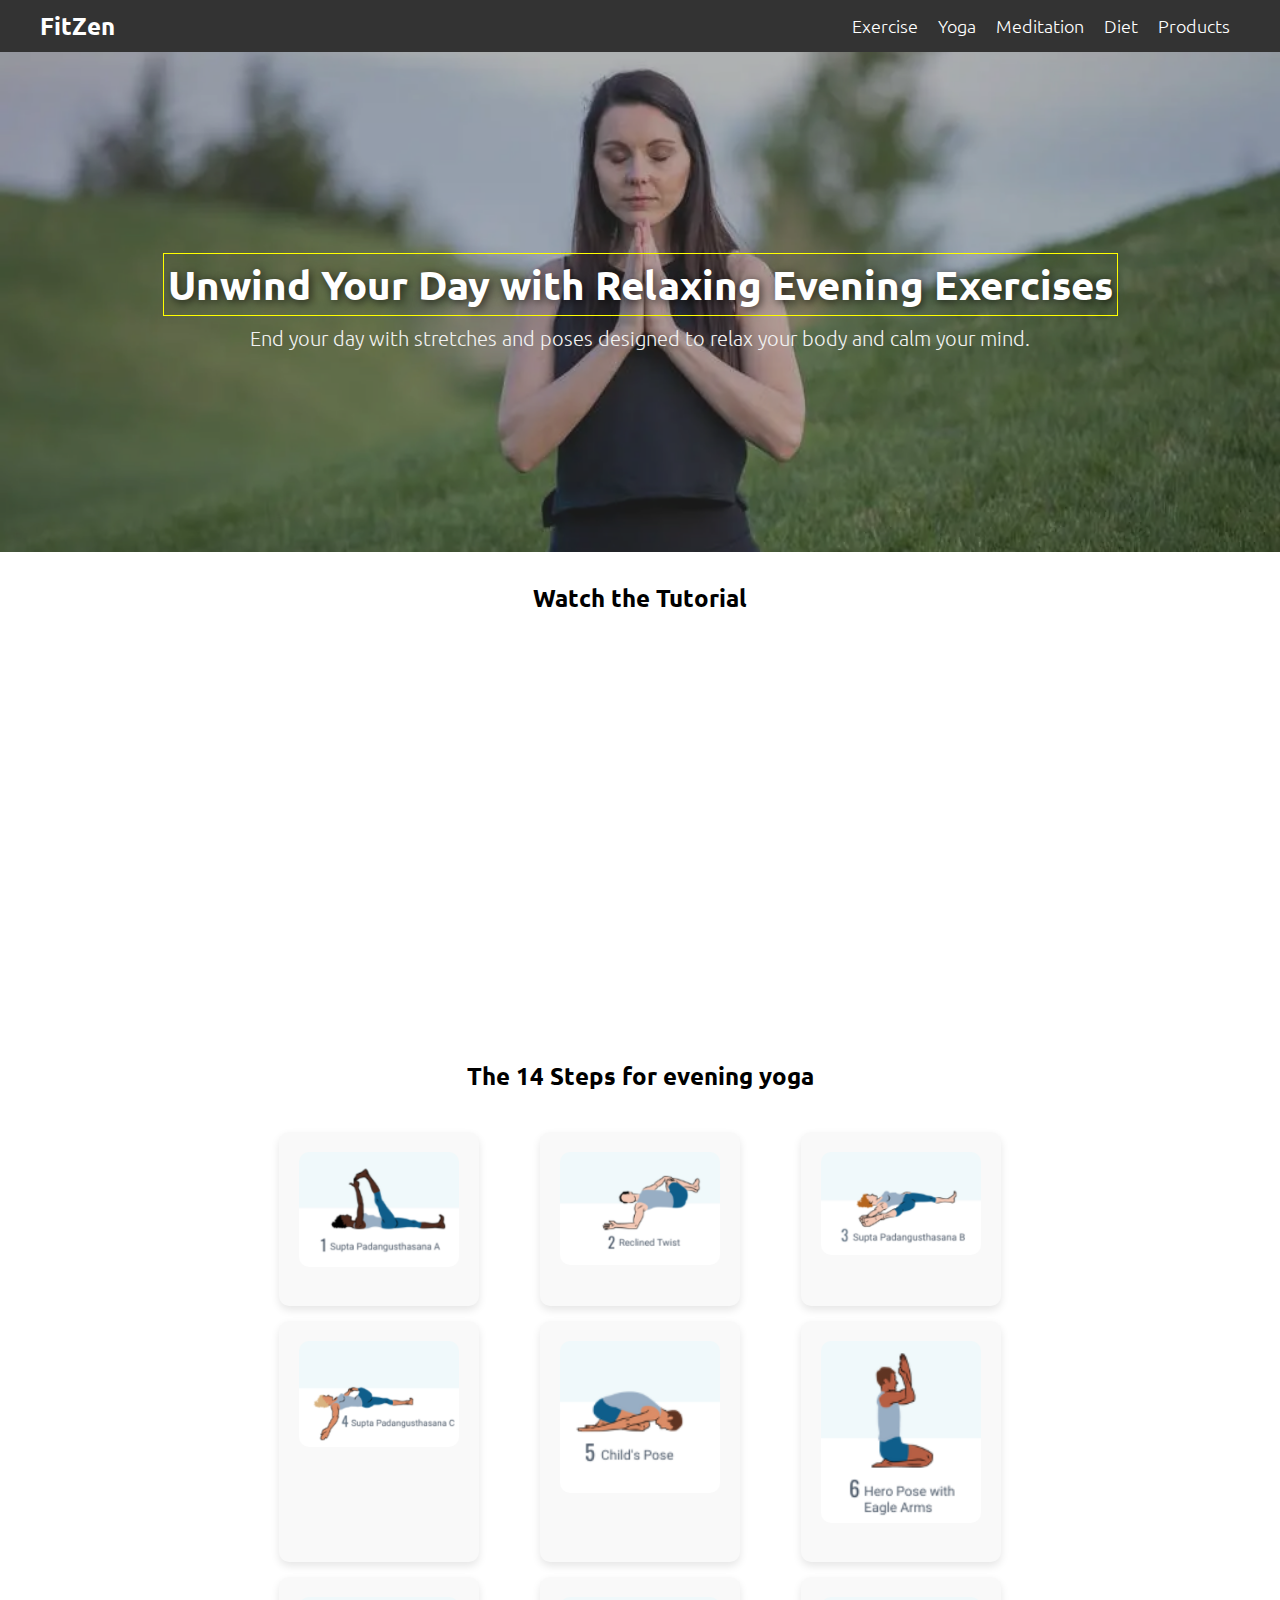
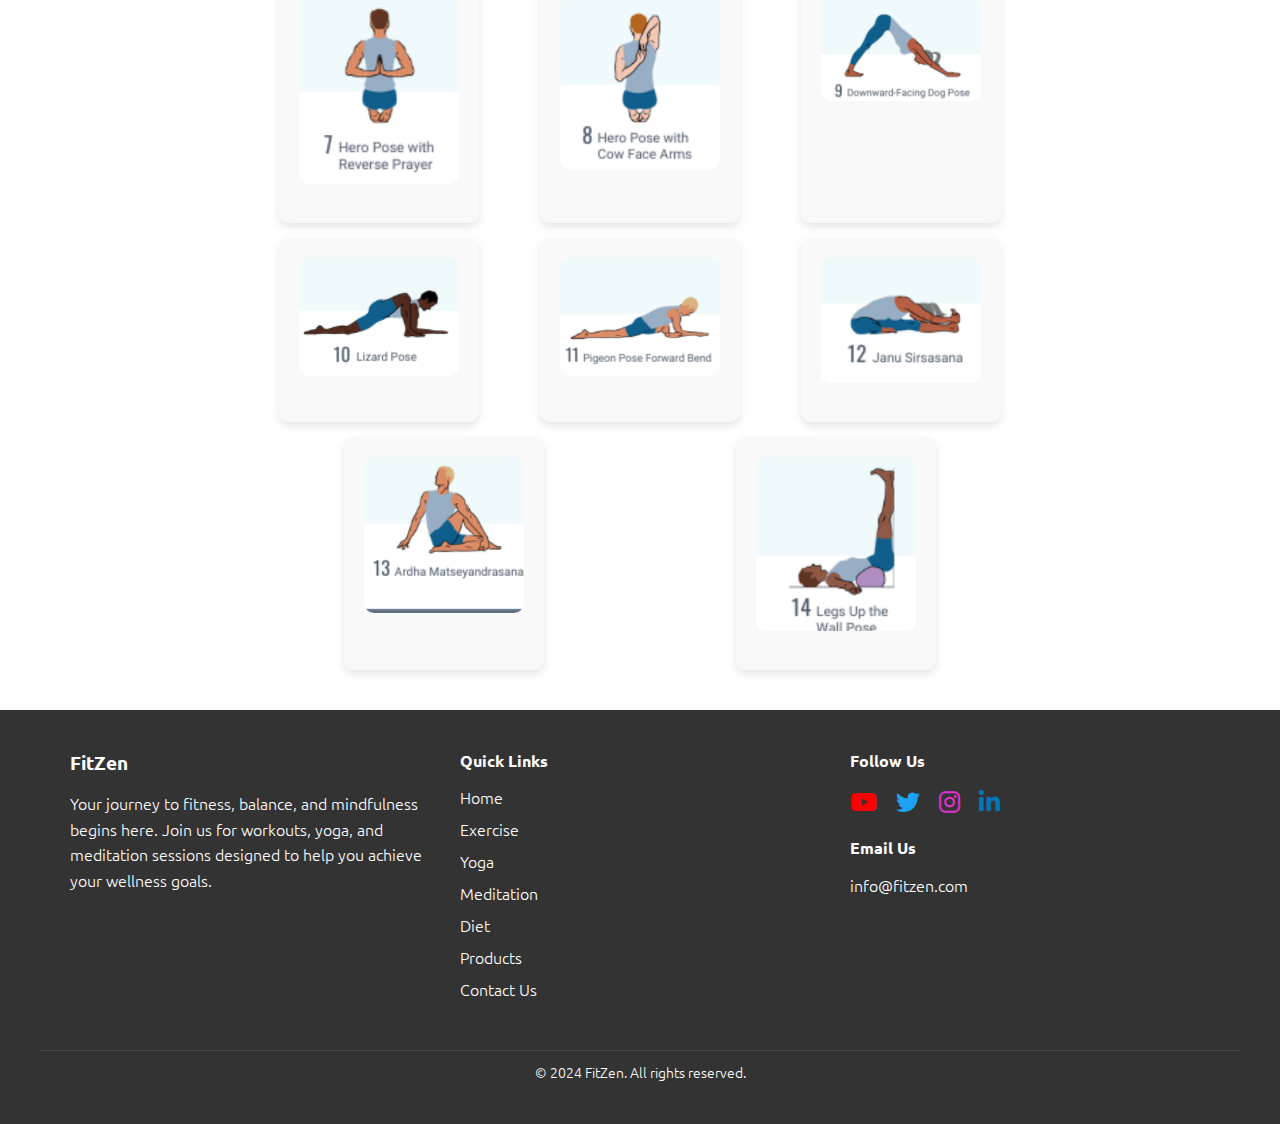
<file: yoga/evening-yoga.html>
<!DOCTYPE html>
<html lang="en">
  <head>
    <meta charset="UTF-8" />
    <meta name="viewport" content="width=device-width, initial-scale=1.0" />
    <title>Evening Yoga</title>
    <link
      href="https://fonts.googleapis.com/css2?family=Ubuntu:ital,wght@0,300;0,400;0,500;0,700;1,300;1,400;1,500;1,700&display=swap"
      rel="stylesheet"
    />
    <link
      rel="stylesheet"
      href="https://cdnjs.cloudflare.com/ajax/libs/font-awesome/6.0.0-beta3/css/all.min.css"
    />
    <link rel="stylesheet" href="./style-evening-yoga.css" />
    <link rel="stylesheet" href="../style-nav-footer.css" />
  </head>
  <body>
    <nav class="navbar">
      <a href="../index.html" style="text-decoration: none">
        <h1>FitZen</h1>
      </a>
      <ul id="nav-links">
        <li><a href="../exercises/exercises.html">Exercise</a></li>
        <li><a href="../yoga/yoga.html">Yoga</a></li>
        <li><a href="../meditation/meditation.html">Meditation</a></li>
        <li><a href="../diet/diet.html">Diet</a></li>
        <li><a href="../products/products.html">Products</a></li>
      </ul>
      <div class="menu-toggle" id="mobile-menu-toggle">
        <span></span>
        <span></span>
        <span></span>
        <span></span>
      </div>
    </nav>

    <div class="hero-evening">
      <div class="hero-content">
        <h1>Unwind Your Day with Relaxing Evening Exercises</h1>
        <p>
          End your day with stretches and poses designed to relax your body and
          calm your mind.
        </p>
      </div>
    </div>

    <div class="youtube-tutorial">
      <h2>Watch the Tutorial</h2>
      <div class="youtube-container">
        <iframe
          width="560"
          height="315"
          src="https://www.youtube.com/embed/BvdBYD4XDj4?si=yHMSitE0pZKJWBX0"
          title="YouTube video player"
          frameborder="0"
          allow="accelerometer; autoplay; clipboard-write; encrypted-media; gyroscope; picture-in-picture; web-share"
          referrerpolicy="strict-origin-when-cross-origin"
          allowfullscreen
        ></iframe>
      </div>
    </div>

    <h2 style="text-align: center">The 14 Steps for evening yoga</h2>
    <div class="surya-namaskar-steps">
      <div class="steps-container">
        <div class="yoga-card">
          <img src="./assets/evening-yoga/ey-1.png" alt="Pranamasana" />
          <!-- <h3>Pranamasana</h3> -->
          <!-- <p>(Prayer Pose)</p> -->
        </div>

        <div class="yoga-card">
          <img src="./assets/evening-yoga/ey-2.png" alt="Hasta Uttanasana" />
          <!-- <h3>Hasta Uttanasana</h3> -->
          <!-- <p>(Raised Arms Pose)</p> -->
        </div>

        <div class="yoga-card">
          <img src="./assets/evening-yoga/ey-3.png" alt="Uttanasana" />
          <!-- <h3>Uttanasana</h3> -->
          <!-- <p>(Standing Forward Bend)</p> -->
        </div>

        <div class="yoga-card">
          <img
            src="./assets/evening-yoga/ey-4.png"
            alt="Ashwa Sanchalanasana"
          />
          <!-- <h3>Ashwa Sanchalanasana</h3> -->
          <!-- <p>(Equestrian Pose)</p> -->
        </div>

        <div class="yoga-card">
          <img src="./assets/evening-yoga/ey-5.png" alt="Dandasana" />
          <!-- <h3>Dandasana</h3> -->
          <!-- <p>(Stick Pose)</p> -->
        </div>

        <div class="yoga-card">
          <img src="./assets/evening-yoga/ey-6.png" alt="Ashtanga Namaskara" />
          <!-- <h3>Ashtanga Namaskara</h3> -->
          <!-- <p>(Eight-Limbed Pose)</p> -->
        </div>

        <div class="yoga-card">
          <img src="./assets/evening-yoga/ey-7.png" alt="Bhujangasana" />
          <!-- <h3>Bhujangasana</h3> -->
          <!-- <p>(Cobra Pose)</p> -->
        </div>

        <div class="yoga-card">
          <img
            src="./assets/evening-yoga/ey-8.png"
            alt="Adho Mukha Svanasana"
          />
          <!-- <h3>Adho Mukha Svanasana</h3> -->
          <!-- <p>(Downward Facing Dog)</p> -->
        </div>

        <div class="yoga-card">
          <img
            src="./assets/evening-yoga/ey-9.png"
            alt="Ashwa Sanchalanasana"
          />
          <!-- <h3>Ashwa Sanchalanasana</h3> -->
          <!-- <p>(Equestrian Pose)</p> -->
        </div>

        <div class="yoga-card">
          <img src="./assets/evening-yoga/ey-10.png" alt="Uttanasana" />
          <!-- <h3>Uttanasana</h3> -->
          <!-- <p>(Standing Forward Bend)</p> -->
        </div>

        <div class="yoga-card">
          <img src="./assets/evening-yoga/ey-11.png" alt="Hasta Uttanasana" />
          <!-- <h3>Hasta Uttanasana</h3> -->
          <!-- <p>(Raised Arms Pose)</p> -->
        </div>

        <div class="yoga-card">
          <img src="./assets/evening-yoga/ey-12.png" alt="Pranamasana" />
          <!-- <h3>Pranamasana</h3> -->
          <!-- <p>(Prayer Pose)</p> -->
        </div>

        <div class="yoga-card">
          <img src="./assets/evening-yoga/ey-13.png" alt="Pranamasana" />
          <!-- <h3>Pranamasana</h3> -->
          <!-- <p>(Prayer Pose)</p> -->
        </div>

        <div class="yoga-card">
          <img src="./assets/evening-yoga/ey-14.png" alt="Pranamasana" />
          <!-- <h3>Pranamasana</h3> -->
          <!-- <p>(Prayer Pose)</p> -->
        </div>
      </div>
    </div>

    <div class="mobile-menu" id="mobile-menu">
      <span class="close-btn" id="close-menu">&times;</span>
      <ul>
        <li><a href="../index.html">Home</a></li>
        <li><a href="../exercises/exercises.html">Exercise</a></li>
        <li><a href="../yoga/yoga.html">Yoga</a></li>
        <li><a href="../meditation/meditation.html">Meditation</a></li>
        <li><a href="../diet/diet.html">Diet</a></li>
        <li><a href="../products/products.html">Products</a></li>
      </ul>
    </div>

    <!-- Footer Section -->
    <footer class="footer">
      <div class="footer-container">
        <div class="footer-about">
          <h3>FitZen</h3>
          <p>
            Your journey to fitness, balance, and mindfulness begins here. Join
            us for workouts, yoga, and meditation sessions designed to help you
            achieve your wellness goals.
          </p>
        </div>

        <div class="footer-links">
          <h4>Quick Links</h4>
          <ul>
            <li><a href="../index.html">Home</a></li>
            <li><a href="../exercises/exercises.html">Exercise</a></li>
            <li><a href="../yoga/yoga.html">Yoga</a></li>
            <li><a href="../meditation/meditation.html">Meditation</a></li>
            <li><a href="../diet/diet.html">Diet</a></li>
            <li><a href="../products/products.html">Products</a></li>
            <li><a href="#">Contact Us</a></li>
          </ul>
        </div>

        <div class="footer-social">
          <h4>Follow Us</h4>
          <div class="social-icons">
            <a href="#" class="youtube"><i class="fab fa-youtube"></i></a>
            <a href="#" class="twitter"><i class="fab fa-twitter"></i></a>
            <a href="#" class="instagram"><i class="fab fa-instagram"></i></a>
            <a href="#" class="linkedin"><i class="fab fa-linkedin-in"></i></a>
          </div>
          <div class="footer-email">
            <h4>Email Us</h4>
            <p><a href="mailto:info@fitzen.com">info@fitzen.com</a></p>
          </div>
        </div>
      </div>
      <div class="footer-bottom">
        <p>&copy; 2024 FitZen. All rights reserved.</p>
      </div>
    </footer>

    <!-- Scroll to Top Button -->
    <div id="scrollTopBtn" onclick="scrollToTop()">
      <i class="fas fa-arrow-up"></i>
    </div>

    <script src="../js/go-to-top.js"></script>

    <script>
      const mobileMenuToggle = document.getElementById("mobile-menu-toggle");
      const mobileMenu = document.getElementById("mobile-menu");
      const closeMenuBtn = document.getElementById("close-menu");

      mobileMenuToggle.addEventListener("click", () => {
        mobileMenu.classList.add("show");
      });

      closeMenuBtn.addEventListener("click", () => {
        mobileMenu.classList.remove("show");
      });
    </script>

    <script src="./script-morning-yoga.js"></script>
  </body>
</html>
</file>
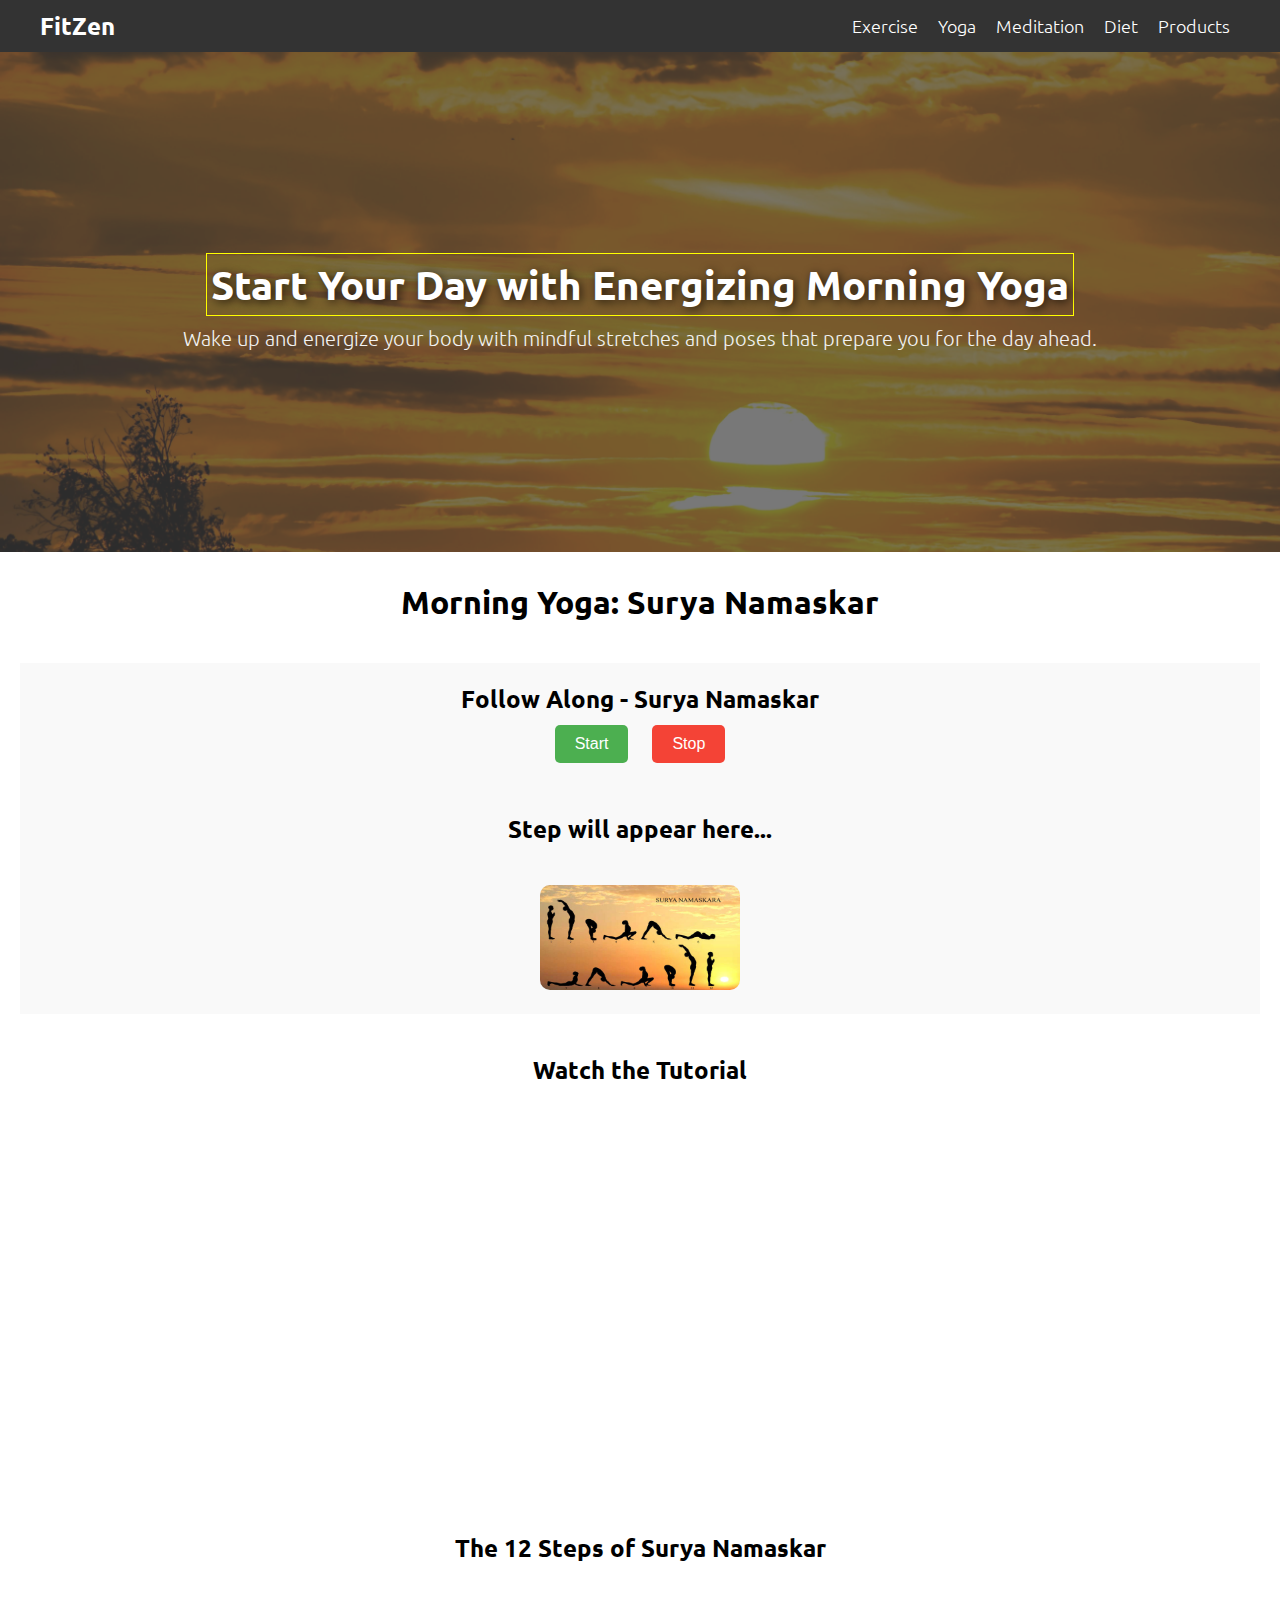
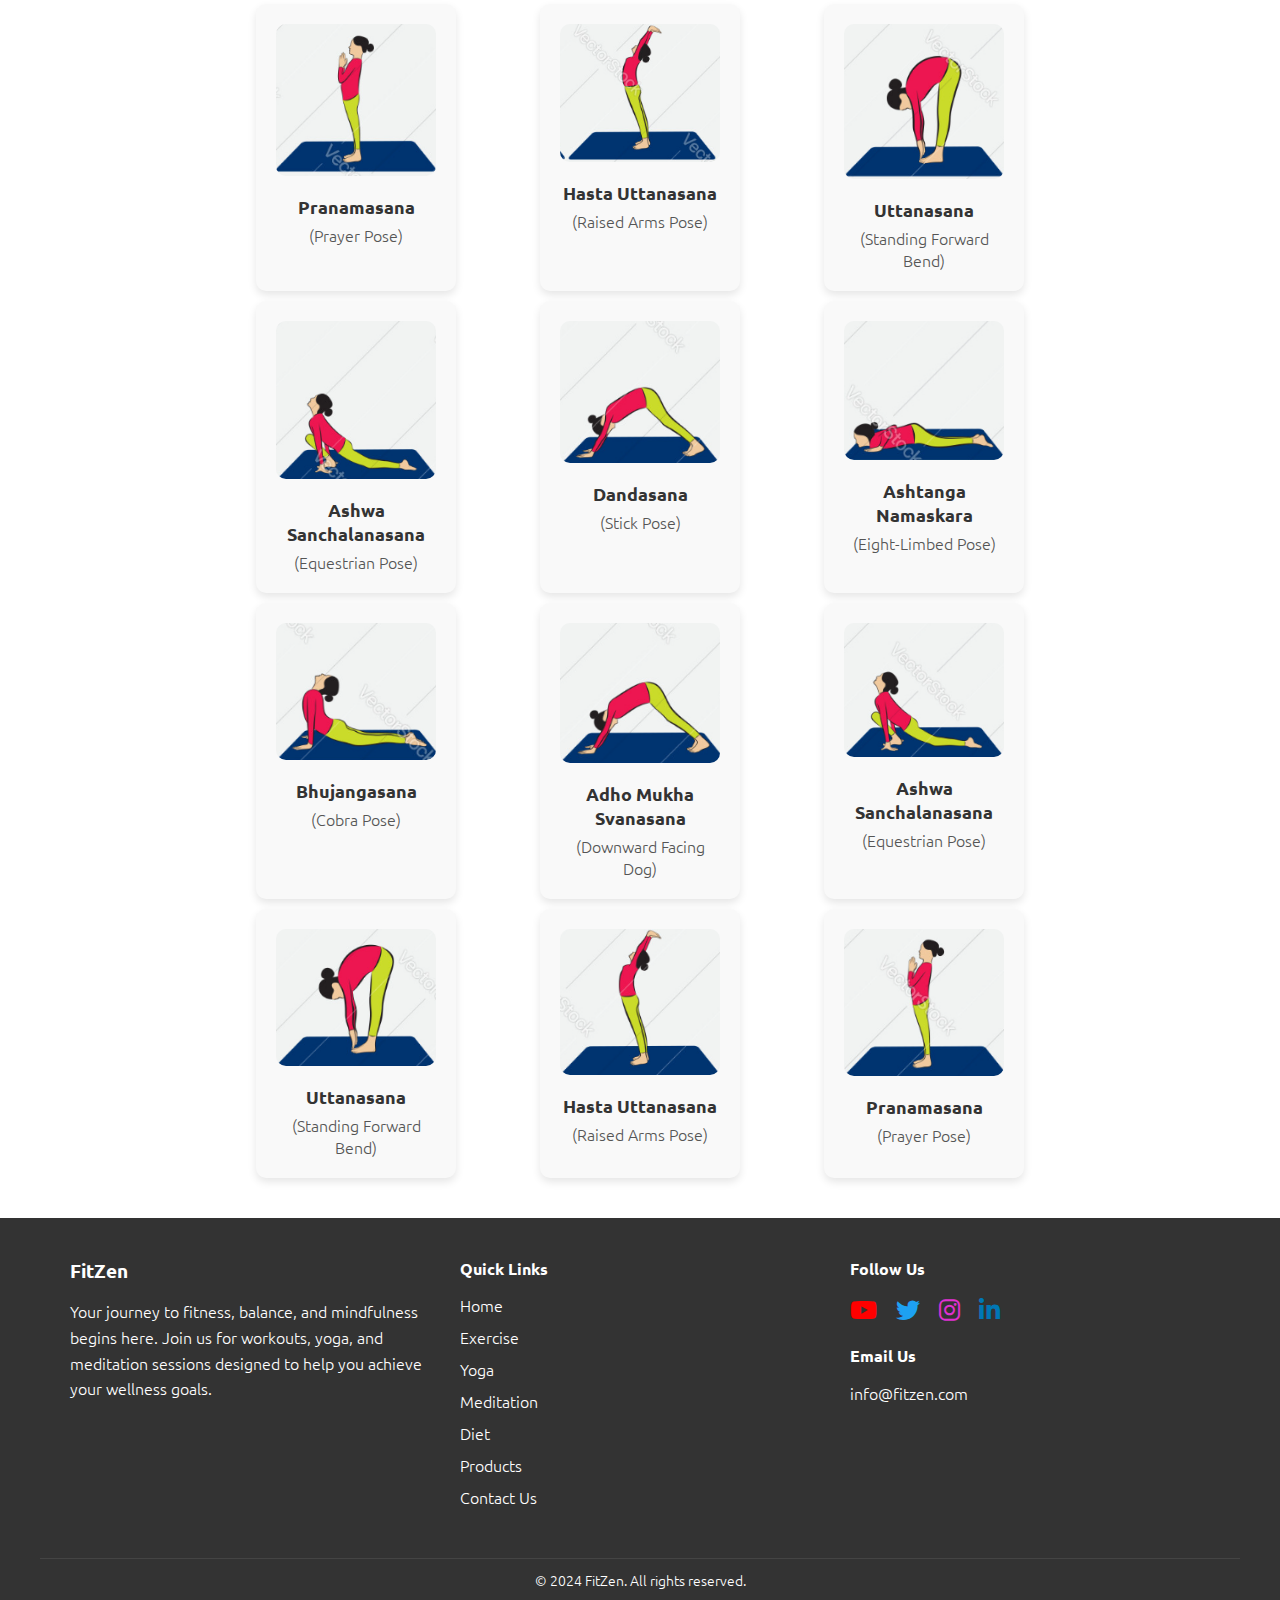
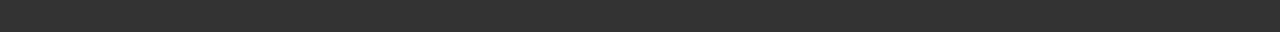
<file: yoga/morning-yoga.html>
<!DOCTYPE html>
<html lang="en">
  <head>
    <meta charset="UTF-8" />
    <meta name="viewport" content="width=device-width, initial-scale=1.0" />
    <title>Morning Yoga - Surya Namaskar</title>
    <link
      href="https://fonts.googleapis.com/css2?family=Ubuntu:ital,wght@0,300;0,400;0,500;0,700;1,300;1,400;1,500;1,700&display=swap"
      rel="stylesheet"
    />
    <link
      rel="stylesheet"
      href="https://cdnjs.cloudflare.com/ajax/libs/font-awesome/6.0.0-beta3/css/all.min.css"
    />
    <link rel="stylesheet" href="./style-morning-yoga.css" />
    <link rel="stylesheet" href="../style-nav-footer.css" />
  </head>
  <body>
    <nav class="navbar">
      <a href="../index.html" style="text-decoration: none">
        <h1>FitZen</h1>
      </a>
      <ul id="nav-links">
        <li><a href="../exercises/exercises.html">Exercise</a></li>
        <li><a href="../yoga/yoga.html">Yoga</a></li>
        <li><a href="../meditation/meditation.html">Meditation</a></li>
        <li><a href="../diet/diet.html">Diet</a></li>
        <li><a href="../products/products.html">Products</a></li>
      </ul>
      <div class="menu-toggle" id="mobile-menu-toggle">
        <span></span>
        <span></span>
        <span></span>
        <span></span>
      </div>
    </nav>

    <div class="hero-evening">
      <div class="hero-content">
        <h1>Start Your Day with Energizing Morning Yoga</h1>
        <p>
          Wake up and energize your body with mindful stretches and poses that
          prepare you for the day ahead.
        </p>
      </div>
    </div>

    <div class="morning-yoga">
      <h1>Morning Yoga: Surya Namaskar</h1>
      <div class="surya-namaskar-section">
        <h2>Follow Along - Surya Namaskar</h2>
        <button id="start-btn" class="start-button">Start</button>
        <button id="stop-btn" class="stop-button">Stop</button>

        <div id="current-step" class="current-step">
          <h3>Step will appear here...</h3>
          <p></p>
          <img
            id="current-step-img"
            src="./assets/surya-namaskar/surya-namaskar.jpg"
            alt="Yoga Pose"
          />
        </div>
      </div>
      <div class="youtube-tutorial">
        <h2>Watch the Tutorial</h2>
        <div class="youtube-container">
          <iframe
            width="560"
            height="315"
            src="https://www.youtube.com/embed/aJb1AWMc-64?si=p2qdaRX_3encUPQe"
            title="YouTube video player"
            frameborder="0"
            allow="accelerometer; autoplay; clipboard-write; encrypted-media; gyroscope; picture-in-picture; web-share"
            referrerpolicy="strict-origin-when-cross-origin"
            allowfullscreen
          ></iframe>
        </div>
      </div>
      <h2>The 12 Steps of Surya Namaskar</h2>
      <div class="surya-namaskar-steps">
        <div class="steps-container">
          <div class="yoga-card">
            <img src="./assets/surya-namaskar/sn-1.png" alt="Pranamasana" />
            <h3>Pranamasana</h3>
            <p>(Prayer Pose)</p>
          </div>

          <div class="yoga-card">
            <img
              src="./assets/surya-namaskar/sn-2.png"
              alt="Hasta Uttanasana"
            />
            <h3>Hasta Uttanasana</h3>
            <p>(Raised Arms Pose)</p>
          </div>

          <div class="yoga-card">
            <img src="./assets/surya-namaskar/sn-3.png" alt="Uttanasana" />
            <h3>Uttanasana</h3>
            <p>(Standing Forward Bend)</p>
          </div>

          <div class="yoga-card">
            <img
              src="./assets/surya-namaskar/sn-4.png"
              alt="Ashwa Sanchalanasana"
            />
            <h3>Ashwa Sanchalanasana</h3>
            <p>(Equestrian Pose)</p>
          </div>

          <div class="yoga-card">
            <img src="./assets/surya-namaskar/sn-5.png" alt="Dandasana" />
            <h3>Dandasana</h3>
            <p>(Stick Pose)</p>
          </div>

          <div class="yoga-card">
            <img
              src="./assets/surya-namaskar/sn-6.png"
              alt="Ashtanga Namaskara"
            />
            <h3>Ashtanga Namaskara</h3>
            <p>(Eight-Limbed Pose)</p>
          </div>

          <div class="yoga-card">
            <img src="./assets/surya-namaskar/sn-7.png" alt="Bhujangasana" />
            <h3>Bhujangasana</h3>
            <p>(Cobra Pose)</p>
          </div>

          <div class="yoga-card">
            <img
              src="./assets/surya-namaskar/sn-8.png"
              alt="Adho Mukha Svanasana"
            />
            <h3>Adho Mukha Svanasana</h3>
            <p>(Downward Facing Dog)</p>
          </div>

          <div class="yoga-card">
            <img
              src="./assets/surya-namaskar/sn-9.png"
              alt="Ashwa Sanchalanasana"
            />
            <h3>Ashwa Sanchalanasana</h3>
            <p>(Equestrian Pose)</p>
          </div>

          <div class="yoga-card">
            <img src="./assets/surya-namaskar/sn-10.png" alt="Uttanasana" />
            <h3>Uttanasana</h3>
            <p>(Standing Forward Bend)</p>
          </div>

          <div class="yoga-card">
            <img
              src="./assets/surya-namaskar/sn-11.png"
              alt="Hasta Uttanasana"
            />
            <h3>Hasta Uttanasana</h3>
            <p>(Raised Arms Pose)</p>
          </div>

          <div class="yoga-card">
            <img src="./assets/surya-namaskar/sn-12.png" alt="Pranamasana" />
            <h3>Pranamasana</h3>
            <p>(Prayer Pose)</p>
          </div>
        </div>
      </div>
    </div>

    <div class="mobile-menu" id="mobile-menu">
      <span class="close-btn" id="close-menu">&times;</span>
      <ul>
        <li><a href="../index.html">Home</a></li>
        <li><a href="../exercises/exercises.html">Exercise</a></li>
        <li><a href="../yoga/yoga.html">Yoga</a></li>
        <li><a href="../meditation/meditation.html">Meditation</a></li>
        <li><a href="../diet/diet.html">Diet</a></li>
        <li><a href="../products/products.html">Products</a></li>
      </ul>
    </div>

    <!-- Footer Section -->
    <footer class="footer">
      <div class="footer-container">
        <div class="footer-about">
          <h3>FitZen</h3>
          <p>
            Your journey to fitness, balance, and mindfulness begins here. Join
            us for workouts, yoga, and meditation sessions designed to help you
            achieve your wellness goals.
          </p>
        </div>

        <div class="footer-links">
          <h4>Quick Links</h4>
          <ul>
            <li><a href="../index.html">Home</a></li>
            <li><a href="../exercises/exercises.html">Exercise</a></li>
            <li><a href="../yoga/yoga.html">Yoga</a></li>
            <li><a href="../meditation/meditation.html">Meditation</a></li>
            <li><a href="../diet/diet.html">Diet</a></li>
            <li><a href="../products/products.html">Products</a></li>
            <li><a href="#">Contact Us</a></li>
          </ul>
        </div>

        <div class="footer-social">
          <h4>Follow Us</h4>
          <div class="social-icons">
            <a href="#" class="youtube"><i class="fab fa-youtube"></i></a>
            <a href="#" class="twitter"><i class="fab fa-twitter"></i></a>
            <a href="#" class="instagram"><i class="fab fa-instagram"></i></a>
            <a href="#" class="linkedin"><i class="fab fa-linkedin-in"></i></a>
          </div>
          <div class="footer-email">
            <h4>Email Us</h4>
            <p><a href="mailto:info@fitzen.com">info@fitzen.com</a></p>
          </div>
        </div>
      </div>
      <div class="footer-bottom">
        <p>&copy; 2024 FitZen. All rights reserved.</p>
      </div>
    </footer>

    <!-- Scroll to Top Button -->
    <div id="scrollTopBtn" onclick="scrollToTop()">
      <i class="fas fa-arrow-up"></i>
    </div>

    <script src="../js/go-to-top.js"></script>

    <script>
      const mobileMenuToggle = document.getElementById("mobile-menu-toggle");
      const mobileMenu = document.getElementById("mobile-menu");
      const closeMenuBtn = document.getElementById("close-menu");

      mobileMenuToggle.addEventListener("click", () => {
        mobileMenu.classList.add("show");
      });

      closeMenuBtn.addEventListener("click", () => {
        mobileMenu.classList.remove("show");
      });
    </script>

    <script src="./script-morning-yoga.js"></script>
  </body>
</html>
</file>
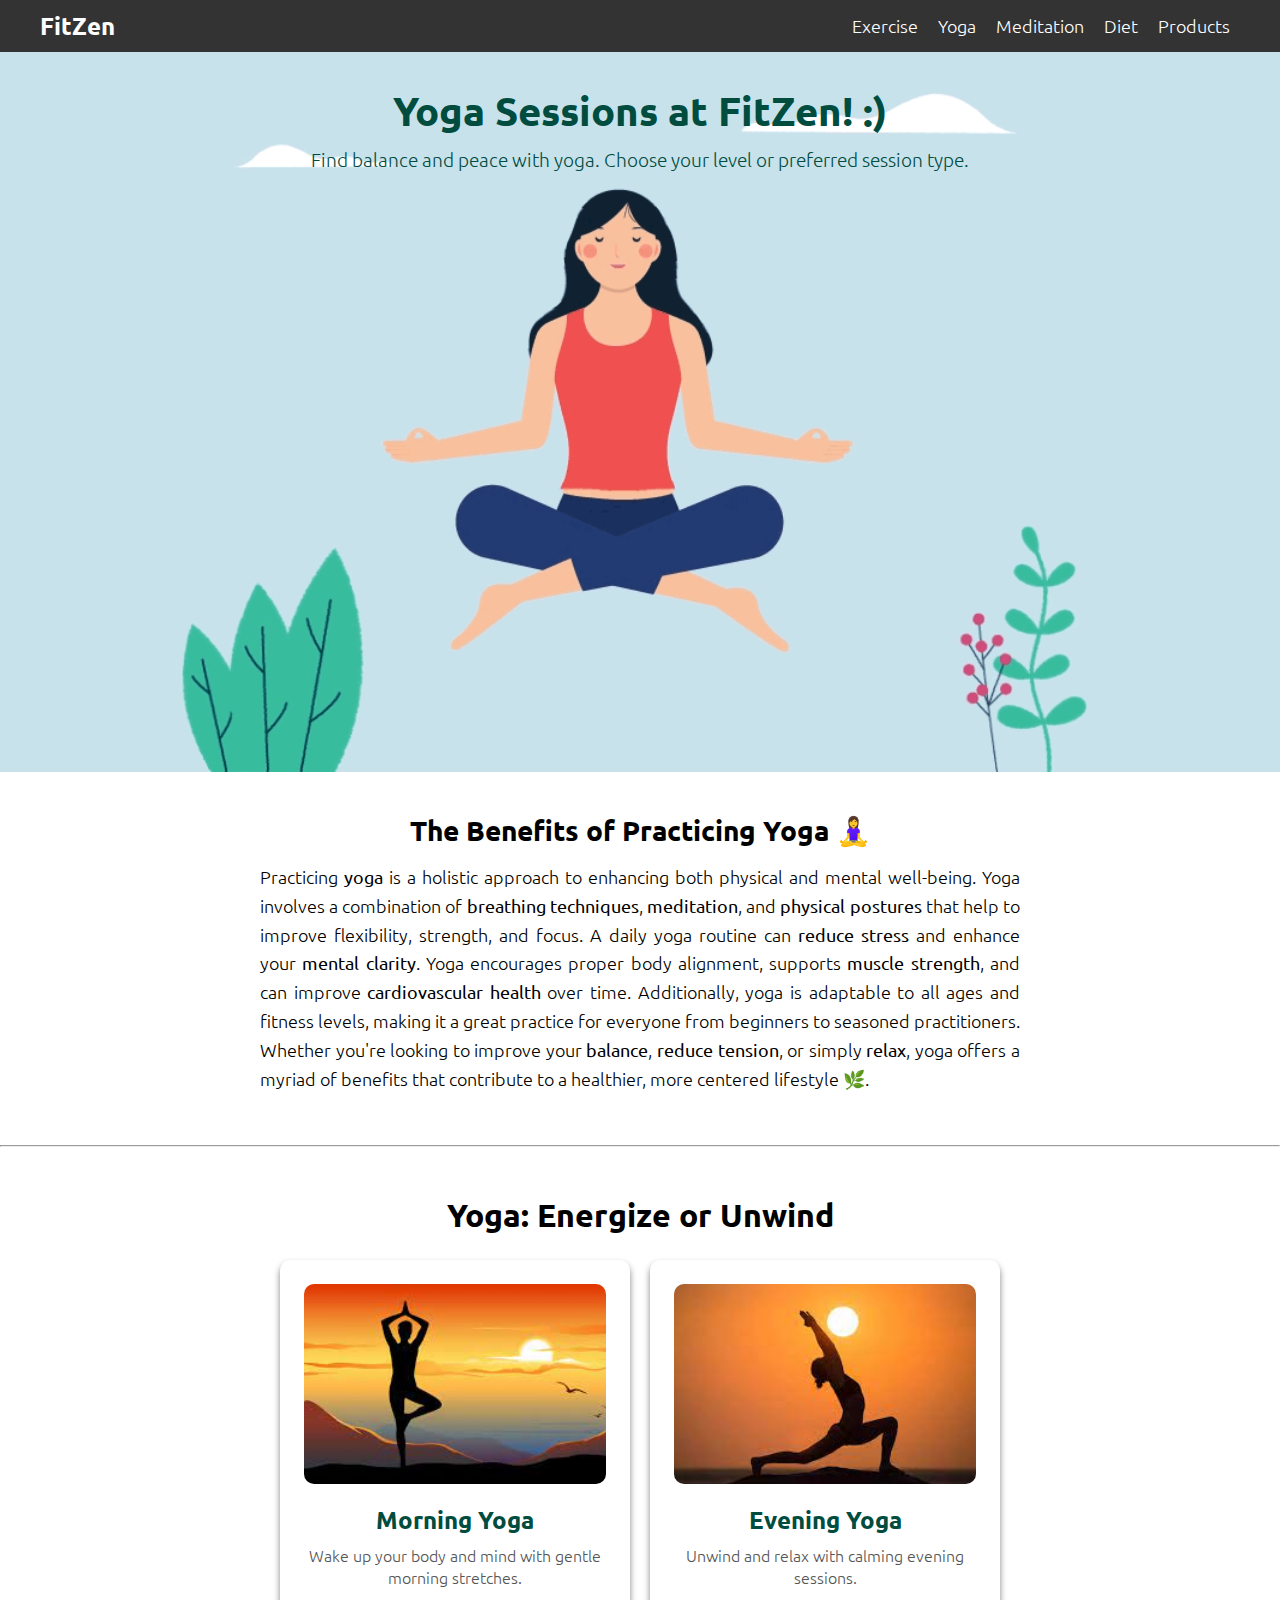
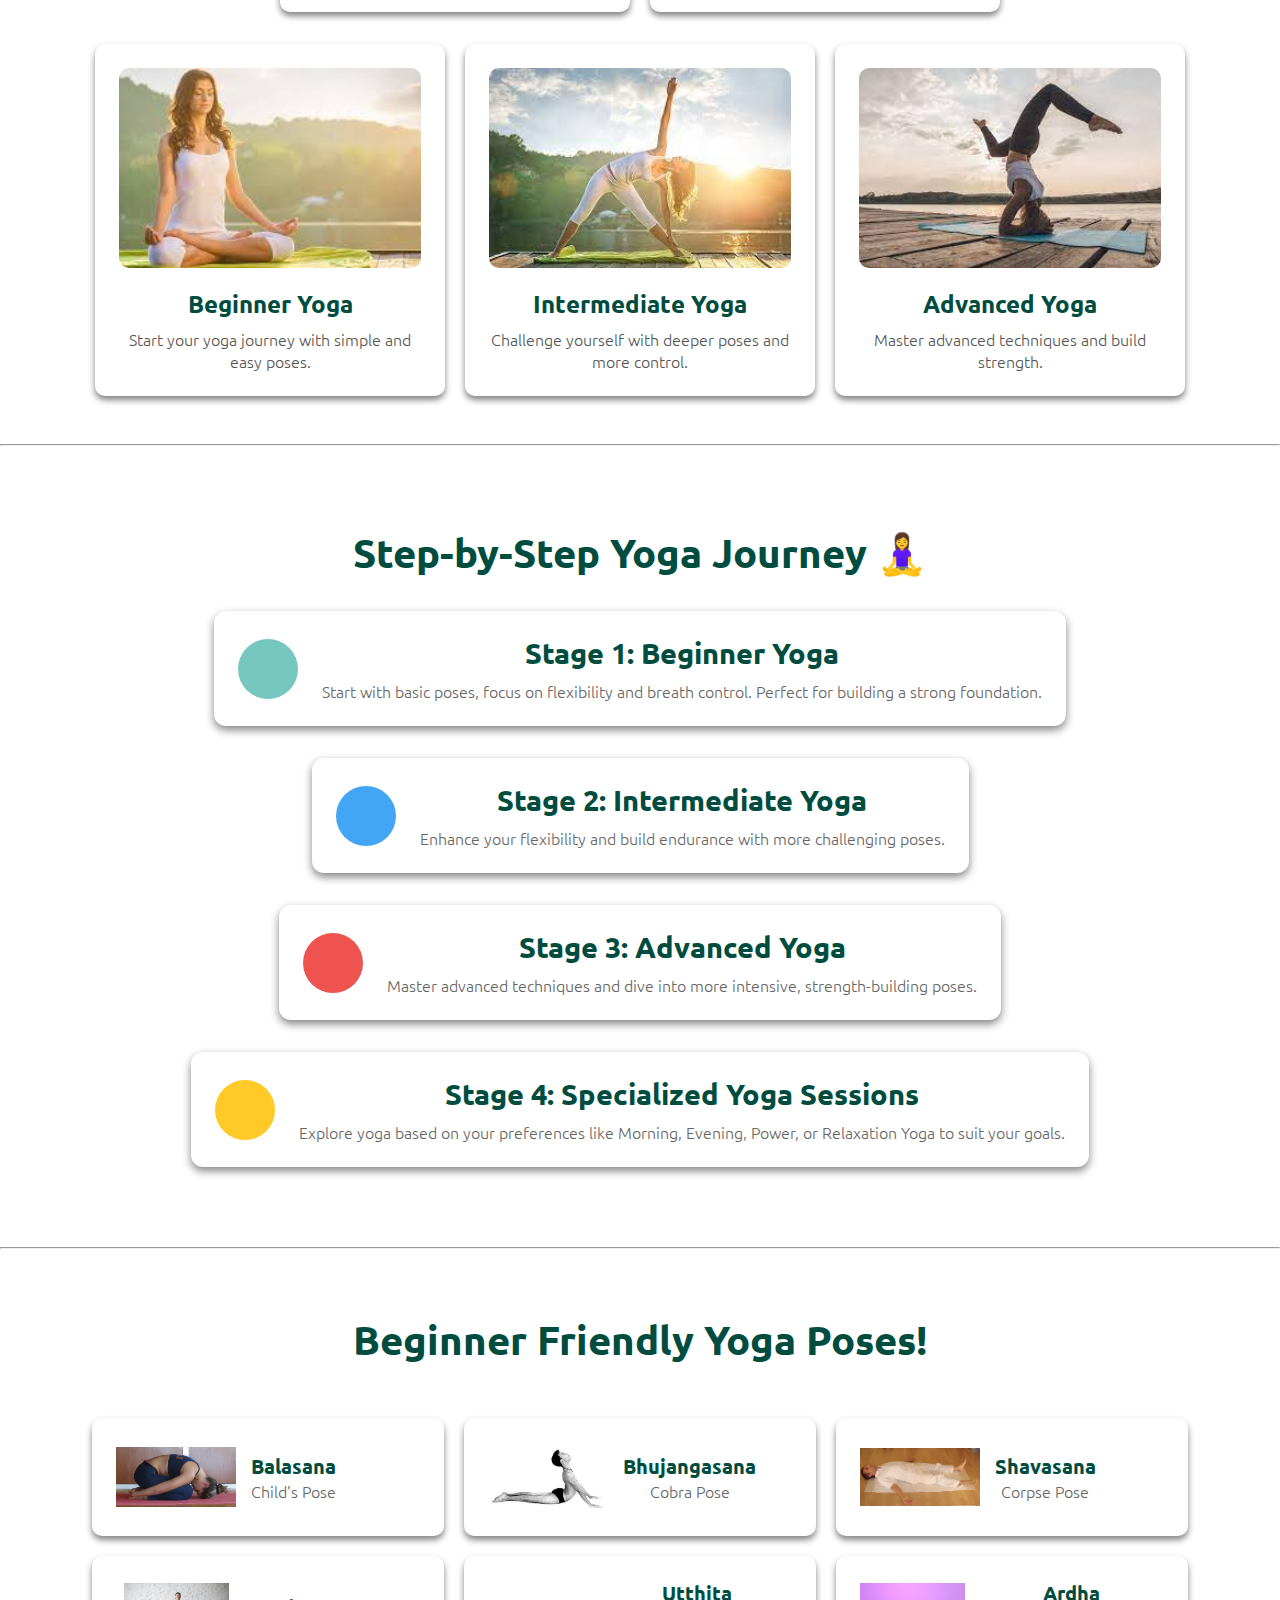
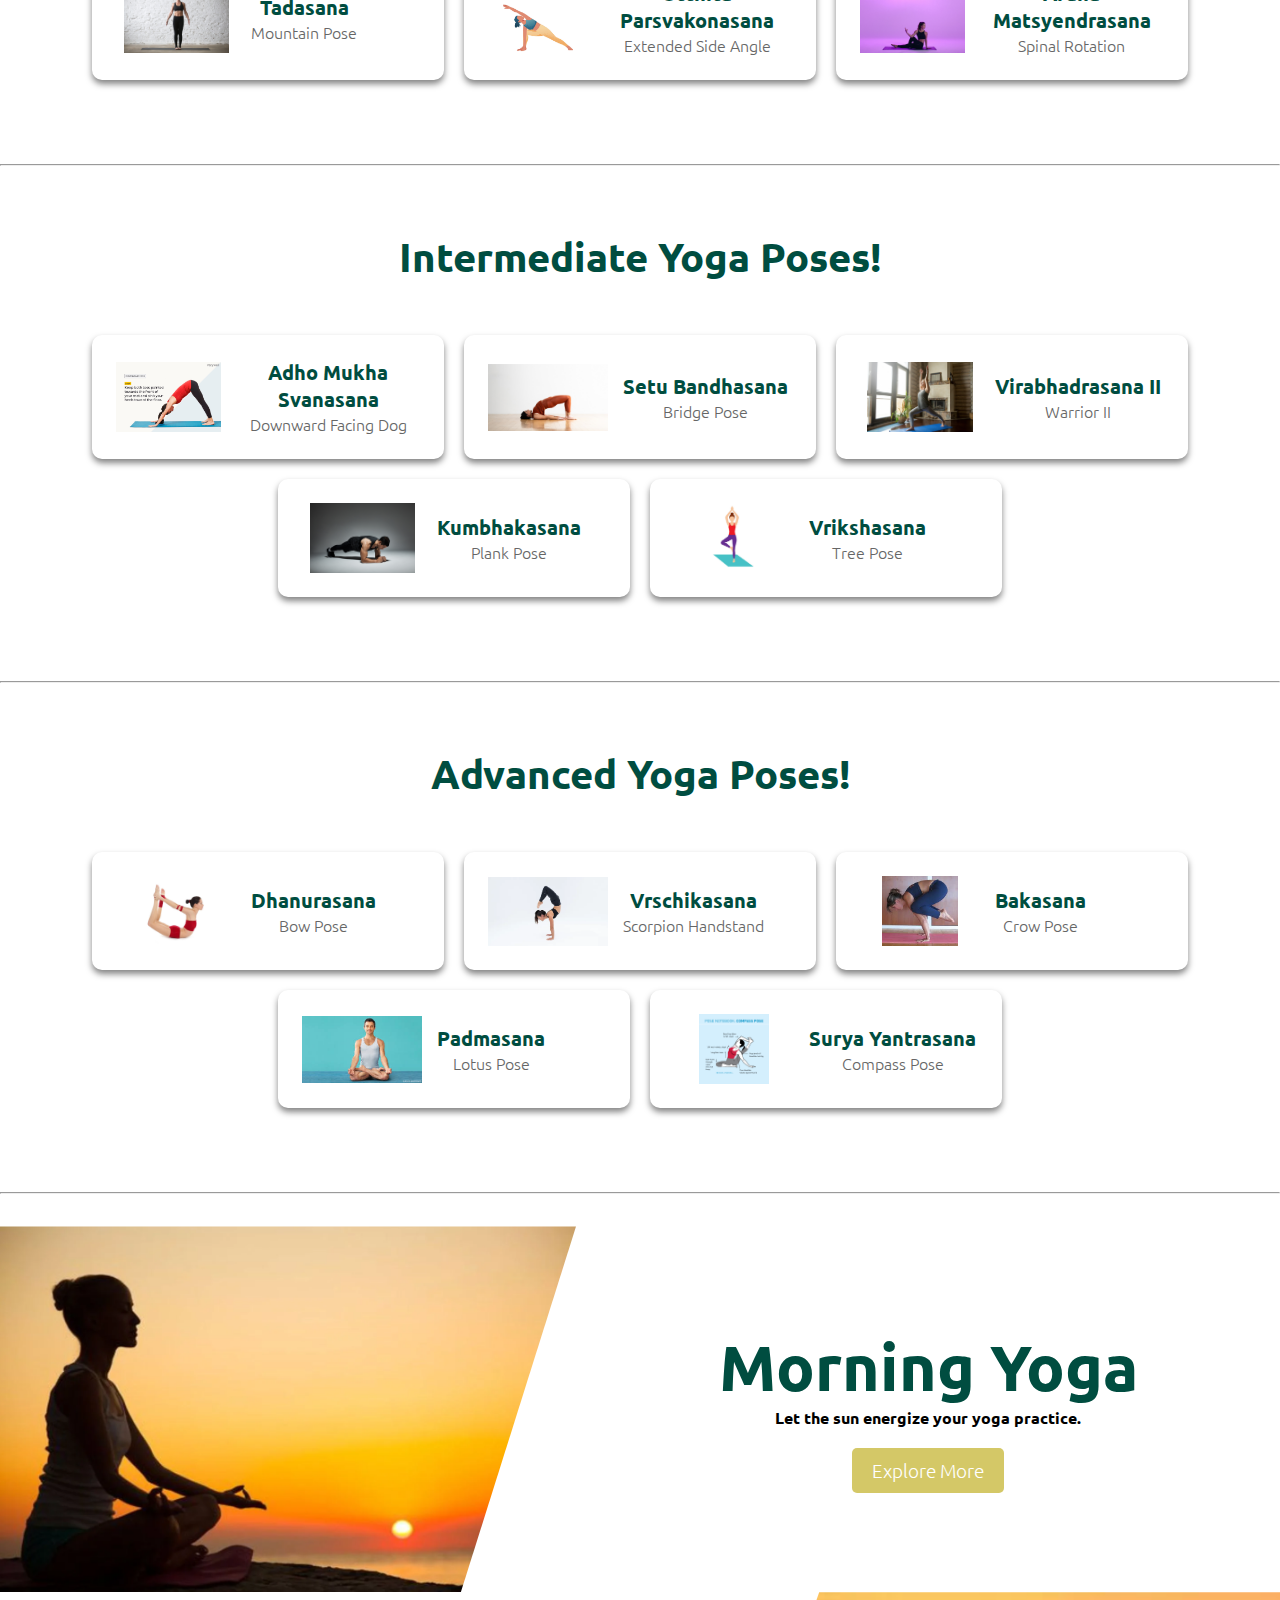
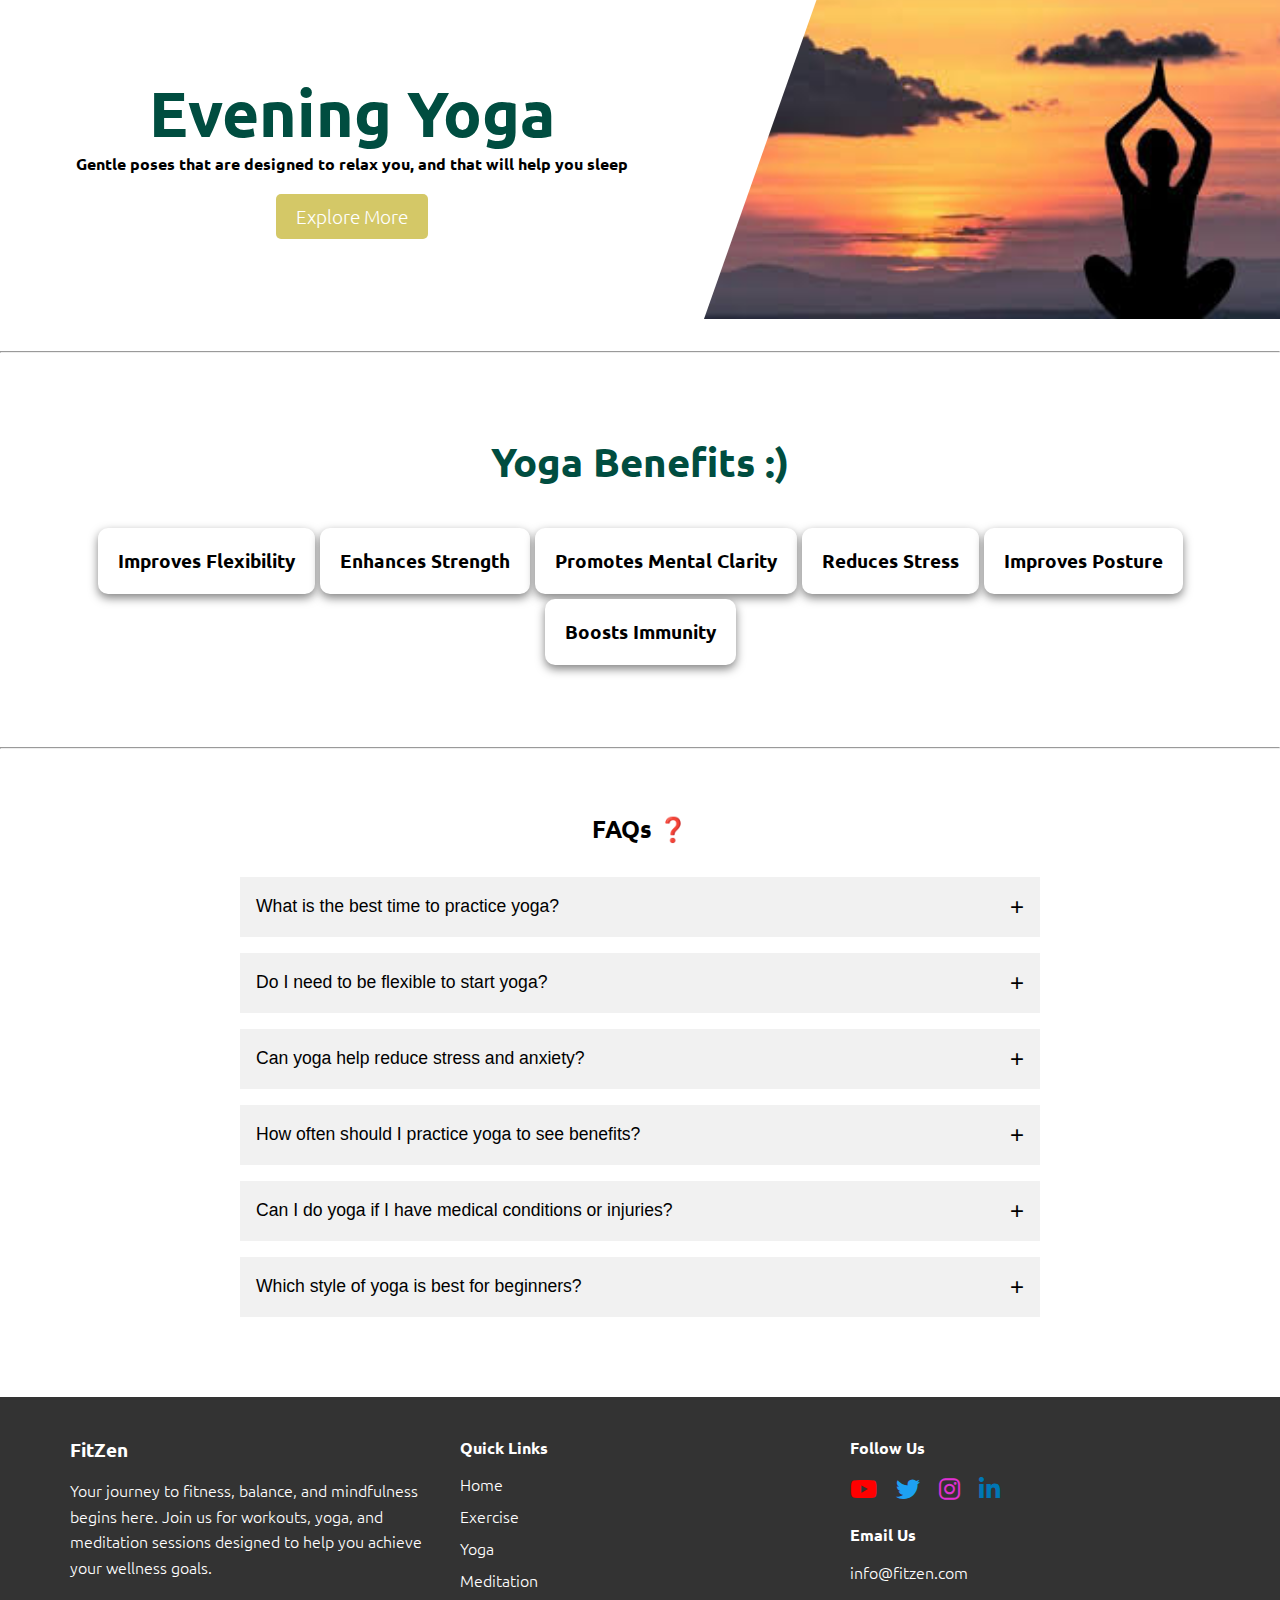
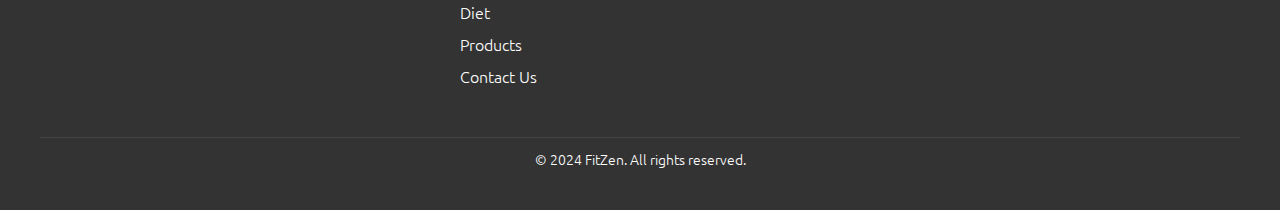
<file: yoga/yoga.html>
<!DOCTYPE html>
<html lang="en">
  <head>
    <meta charset="UTF-8" />
    <meta name="viewport" content="width=device-width, initial-scale=1.0" />
    <title>FitZen - Yoga</title>
    <link
      href="https://fonts.googleapis.com/css2?family=Ubuntu:ital,wght@0,300;0,400;0,500;0,700;1,300;1,400;1,500;1,700&display=swap"
      rel="stylesheet"
    />
    <link
      rel="stylesheet"
      href="https://cdnjs.cloudflare.com/ajax/libs/font-awesome/6.0.0-beta3/css/all.min.css"
    />
    <link rel="stylesheet" href="./style-yoga-home.css" />
    <link rel="stylesheet" href="../style-nav-footer.css" />
  </head>
  <body>
    <nav class="navbar">
      <a href="../index.html" style="text-decoration: none">
        <h1>FitZen</h1>
      </a>
      <ul id="nav-links">
        <li><a href="../exercises/exercises.html">Exercise</a></li>
        <li><a href="../yoga/yoga.html">Yoga</a></li>
        <li><a href="../meditation/meditation.html">Meditation</a></li>
        <li><a href="../diet/diet.html">Diet</a></li>
        <li><a href="../products/products.html">Products</a></li>
      </ul>
      <div class="menu-toggle" id="mobile-menu-toggle">
        <span></span>
        <span></span>
        <span></span>
        <span></span>
      </div>
    </nav>

    <!-- Yoga Header Section -->
    <header class="yoga-header">
      <h1>Yoga Sessions at FitZen! :)</h1>
      <p>
        Find balance and peace with yoga. Choose your level or preferred session
        type.
      </p>
    </header>

    <!-- add the para - do keep some decent space between the heading and above thick line -->
    <!-- <hr> -->
    <!-- purpose para -->
    <div class="yoga-purpose-section">
      <h2>The Benefits of Practicing Yoga 🧘‍♀️</h2>
      <p>
        Practicing <strong>yoga</strong> is a holistic approach to enhancing
        both physical and mental well-being. Yoga involves a combination of
        <strong>breathing techniques</strong>, <strong>meditation</strong>, and
        <strong>physical postures</strong> that help to improve flexibility,
        strength, and focus. A daily yoga routine can
        <strong>reduce stress</strong> and enhance your
        <strong>mental clarity</strong>. Yoga encourages proper body alignment,
        supports <strong>muscle strength</strong>, and can improve
        <strong>cardiovascular health</strong> over time. Additionally, yoga is
        adaptable to all ages and fitness levels, making it a great practice for
        everyone from beginners to seasoned practitioners. Whether you're
        looking to improve your <strong>balance</strong>,
        <strong>reduce tension</strong>, or simply <strong>relax</strong>, yoga
        offers a myriad of benefits that contribute to a healthier, more
        centered lifestyle 🌿.
      </p>
    </div>

    <hr />

    <!-- Yoga Categories Section -->
    <section class="yoga-categories">
      <h2>Yoga: Energize or Unwind</h2>
      <div class="yoga-grid">
        <a href="./morning-yoga.html" class="yoga-card-link">
          <div class="yoga-card">
            <img src="./assets/morning.jpg" alt="Morning Yoga" />
            <h3>Morning Yoga</h3>
            <p>Wake up your body and mind with gentle morning stretches.</p>
          </div>
        </a>
        <a href="./evening-yoga.html" class="yoga-card-link">
          <div class="yoga-card">
            <img src="./assets/evening.jpg" alt="Evening Yoga" />
            <h3>Evening Yoga</h3>
            <p>Unwind and relax with calming evening sessions.</p>
          </div>
        </a>
      </div>
    </section>

    <section class="yoga-categories">
      <div class="yoga-grid">
        <a href="#beginner-yoga" class="yoga-card-link">
          <div class="yoga-card">
            <img src="./assets/beginner.jpg" alt="Beginner Yoga" />
            <h3>Beginner Yoga</h3>
            <p>Start your yoga journey with simple and easy poses.</p>
          </div>
        </a>
        <a href="#intermediate-yoga" class="yoga-card-link">
          <div class="yoga-card">
            <img src="./assets/intermediate.jpg" alt="Intermediate Yoga" />
            <h3>Intermediate Yoga</h3>
            <p>Challenge yourself with deeper poses and more control.</p>
          </div>
        </a>
        <a href="#advanced-yoga" class="yoga-card-link">
          <div class="yoga-card">
            <img src="./assets/advanced.jpg" alt="Advanced Yoga" />
            <h3>Advanced Yoga</h3>
            <p>Master advanced techniques and build strength.</p>
          </div>
        </a>
      </div>
    </section>

    <hr />

    <!-- <section class="yoga-categories">
      <div class="yoga-grid">
        <a href="./beginner-yoga/beginner-yoga.html" class="yoga-card-link">
          <div class="yoga-card">
            <img src="./assets/relaxation.webp" alt="Relaxation Yoga" />
            <h3>Relaxation Yoga</h3>
            <p>Ease stress and find peace through relaxing poses.</p>
          </div>
        </a>
        <a href="./beginner-yoga/beginner-yoga.html" class="yoga-card-link">
          <div class="yoga-card">
            <img src="./assets/power.webp" alt="Power Yoga" />
            <h3>Power Yoga</h3>
            <p>Increase strength and flexibility with intense sessions.</p>
          </div>
        </a>
      </div>
    </section> -->

    <section class="yoga-roadmap">
      <h2>Step-by-Step Yoga Journey 🧘‍♀️</h2>
      <div class="roadmap-container">
        <!-- Step 1: Beginner Yoga -->
        <div class="roadmap-step">
          <div class="roadmap-icon beginner-icon"></div>
          <div class="roadmap-content">
            <h3>Stage 1: Beginner Yoga</h3>
            <p>
              Start with basic poses, focus on flexibility and breath control.
              Perfect for building a strong foundation.
            </p>
          </div>
        </div>

        <!-- Step 2: Intermediate Yoga -->
        <div class="roadmap-step">
          <div class="roadmap-icon intermediate-icon"></div>
          <div class="roadmap-content">
            <h3>Stage 2: Intermediate Yoga</h3>
            <p>
              Enhance your flexibility and build endurance with more challenging
              poses.
            </p>
          </div>
        </div>

        <!-- Step 3: Advanced Yoga -->
        <div class="roadmap-step">
          <div class="roadmap-icon advanced-icon"></div>
          <div class="roadmap-content">
            <h3>Stage 3: Advanced Yoga</h3>
            <p>
              Master advanced techniques and dive into more intensive,
              strength-building poses.
            </p>
          </div>
        </div>

        <!-- Step 4: Specialized Yoga Sessions -->
        <div class="roadmap-step">
          <div class="roadmap-icon specialized-icon"></div>
          <div class="roadmap-content">
            <h3>Stage 4: Specialized Yoga Sessions</h3>
            <p>
              Explore yoga based on your preferences like Morning, Evening,
              Power, or Relaxation Yoga to suit your goals.
            </p>
          </div>
        </div>
      </div>
    </section>

    <hr />

    <section class="yoga-poses" id="beginner-yoga">
      <h2>Beginner Friendly Yoga Poses!</h2>
      <div class="yoga-poses-container">
        <!-- Yoga Pose Card with Image and Hindi/English Names -->
        <div class="yoga-pose-card">
          <img src="./assets/yoga-poses/1-Balasana.jpg" alt="Balasana" />
          <div class="yoga-info">
            <h3>Balasana</h3>
            <p>Child's Pose</p>
          </div>
        </div>

        <div class="yoga-pose-card">
          <img
            src="./assets/yoga-poses/4_bhujangasana.jpg"
            alt="Bhujangasana"
          />
          <div class="yoga-info">
            <h3>Bhujangasana</h3>
            <p>Cobra Pose</p>
          </div>
        </div>

        <div class="yoga-pose-card">
          <img src="./assets/yoga-poses/5-Shavasana.jpg" alt="Shavasana" />
          <div class="yoga-info">
            <h3>Shavasana</h3>
            <p>Corpse Pose</p>
          </div>
        </div>

        <div class="yoga-pose-card">
          <img
            src="./assets/yoga-poses/6-mountain-pose.jpeg"
            alt="Mountain Pose"
          />
          <div class="yoga-info">
            <h3>Tadasana</h3>
            <p>Mountain Pose</p>
          </div>
        </div>

        <div class="yoga-pose-card">
          <img
            src="./assets/yoga-poses/10-extended-traingle.jpg"
            alt="Extended Side Angle"
          />
          <div class="yoga-info">
            <h3>Utthita Parsvakonasana</h3>
            <p>Extended Side Angle</p>
          </div>
        </div>

        <div class="yoga-pose-card">
          <img
            src="./assets/yoga-poses/11-spinal-rotation.jpg"
            alt="Spinal Rotation"
          />
          <div class="yoga-info">
            <h3>Ardha Matsyendrasana</h3>
            <p>Spinal Rotation</p>
          </div>
        </div>

        <!-- <div class="yoga-pose-card">
                <img src="./assets/sukhasana.jpg" alt="Sukhasana" />
                <div class="yoga-info">
                  <h3>Sukhasana</h3>
                  <p>Easy Pose</p>
                </div>
              </div>
            
              <div class="yoga-pose-card">
                <img src="./assets/uttanasana.jpg" alt="Uttanasana" />
                <div class="yoga-info">
                  <h3>Uttanasana</h3>
                  <p>Standing Forward Bend</p>
                </div>
              </div>
            
              <div class="yoga-pose-card">
                <img src="./assets/low_lunge.jpg" alt="Low Lunge" />
                <div class="yoga-info">
                  <h3>Anjaneyasana</h3>
                  <p>Low Lunge</p>
                </div>
              </div>
            
              <div class="yoga-pose-card">
                <img src="./assets/triangle_pose.jpg" alt="Triangle Pose" />
                <div class="yoga-info">
                  <h3>Trikonasana</h3>
                  <p>Triangle Pose</p>
                </div>
              </div>
            
              <div class="yoga-pose-card">
                <img src="./assets/reverse_warrior.jpg" alt="Reverse Warrior" />
                <div class="yoga-info">
                  <h3>Viparita Virabhadrasana</h3>
                  <p>Reverse Warrior</p>
                </div>
              </div> -->

        <!-- Add the remaining poses similarly... -->
      </div>
    </section>

    <hr />

    <!-- Intermediate Yoga Section -->
    <section class="yoga-poses" id="intermediate-yoga">
      <h2>Intermediate Yoga Poses!</h2>
      <div class="yoga-poses-container">
        <!-- Yoga Pose Card with Image and Hindi/English Names -->
        <div class="yoga-pose-card">
          <img
            src="./assets/yoga-poses/2-Adho Mukha Svanasana.jpg"
            alt="Adho Mukha Svanasana"
          />
          <div class="yoga-info">
            <h3>Adho Mukha Svanasana</h3>
            <p>Downward Facing Dog</p>
          </div>
        </div>

        <div class="yoga-pose-card">
          <img src="./assets/yoga-poses/3-bridge-pose.webp" alt="Bridge Pose" />
          <div class="yoga-info">
            <h3>Setu Bandhasana</h3>
            <p>Bridge Pose</p>
          </div>
        </div>

        <div class="yoga-pose-card">
          <img src="./assets/yoga-poses/12-worrior.png" alt="Warrior II" />
          <div class="yoga-info">
            <h3>Virabhadrasana II</h3>
            <p>Warrior II</p>
          </div>
        </div>

        <div class="yoga-pose-card">
          <img src="./assets/yoga-poses/7-plank.png" alt="Plank" />
          <div class="yoga-info">
            <h3>Kumbhakasana</h3>
            <p>Plank Pose</p>
          </div>
        </div>

        <div class="yoga-pose-card">
          <img src="./assets/yoga-poses/8-tree-pose.jpg" alt="Tree Pose" />
          <div class="yoga-info">
            <h3>Vrikshasana</h3>
            <p>Tree Pose</p>
          </div>
        </div>

        <!-- Add the remaining poses similarly... -->
      </div>
    </section>

    <hr />

    <!-- Advanced Yoga Section -->
    <section class="yoga-poses" id="advanced-yoga">
      <h2>Advanced Yoga Poses!</h2>
      <div class="yoga-poses-container">
        <!-- Yoga Pose Card with Image and Hindi/English Names -->
        <div class="yoga-pose-card">
          <img
            src="./assets/yoga-poses/13-Bow Pose.jpg"
            alt="Adho Mukha Svanasana"
          />
          <div class="yoga-info">
            <h3>Dhanurasana</h3>
            <p>Bow Pose</p>
          </div>
        </div>

        <div class="yoga-pose-card">
          <img
            src="./assets/yoga-poses/14-Scorpion Handstand.webp"
            alt="Bridge Pose"
          />
          <div class="yoga-info">
            <h3>Vrschikasana</h3>
            <p>Scorpion Handstand</p>
          </div>
        </div>

        <div class="yoga-pose-card">
          <img src="./assets/yoga-poses/15-Crow Pose.jpg" alt="Warrior II" />
          <div class="yoga-info">
            <h3>Bakasana</h3>
            <p>Crow Pose</p>
          </div>
        </div>

        <div class="yoga-pose-card">
          <img src="./assets/yoga-poses/16-Padmasana.jpg" alt="Plank" />
          <div class="yoga-info">
            <h3>Padmasana</h3>
            <p>Lotus Pose</p>
          </div>
        </div>

        <div class="yoga-pose-card">
          <img src="./assets/yoga-poses/17-Compass Pose.png" alt="Tree Pose" />
          <div class="yoga-info">
            <h3>Surya Yantrasana</h3>
            <p>Compass Pose</p>
          </div>
        </div>

        <!-- Add the remaining poses similarly... -->
      </div>
    </section>

    <hr />

    <section class="morning-yoga">
      <div class="morning-yoga-container">
        <!-- Left Section with Surya Namaskar Image -->
        <div class="morning-yoga-image">
          <img
            src="./assets/yoga-poses/surya-namaskar.webp"
            alt="Surya Namaskar"
          />
        </div>

        <!-- Right Section with Text -->
        <div class="morning-yoga-text">
          <h1>Morning Yoga</h1>
          <h4>Let the sun energize your yoga practice.</h4>
          <a href="./morning-yoga.html" class="explore-button">Explore More</a>
        </div>
      </div>
    </section>
    <section class="evening-yoga">
      <div class="evening-yoga-container">
        <!-- Left Section with Heading -->
        <div class="evening-yoga-text">
          <h1>Evening Yoga</h1>
          <h4>
            Gentle poses that are designed to relax you, and that will help you
            sleep
          </h4>
          <a href="./evening-yoga.html" class="explore-button">Explore More</a>
          <!-- Add this line -->
        </div>

        <!-- Right Section with Evening Yoga Image -->
        <div class="evening-yoga-image">
          <img src="./assets/yoga-poses/evening-yoga.jpg" alt="Evening Yoga" />
        </div>
      </div>
    </section>

    <hr />

    <div class="yoga-benefits">
      <h2>Yoga Benefits :)</h2>
      <div class="benefit-grid">
        <div class="benefit-item">
          <h3>Improves Flexibility</h3>
        </div>
        <div class="benefit-item">
          <h3>Enhances Strength</h3>
        </div>
        <div class="benefit-item">
          <h3>Promotes Mental Clarity</h3>
        </div>
        <div class="benefit-item">
          <h3>Reduces Stress</h3>
        </div>
        <div class="benefit-item">
          <h3>Improves Posture</h3>
        </div>
        <div class="benefit-item">
          <h3>Boosts Immunity</h3>
        </div>
      </div>
    </div>

    <hr />

    <!-- FAQ Section -->
    <div class="section faq-section" id="faq">
      <h2>FAQs ❓</h2>

      <div class="faq-container">
        <!-- FAQ Item 1 -->
        <div class="faq-item">
          <button class="faq-question">
            What is the best time to practice yoga?
            <span class="faq-icon">+</span>
          </button>
          <div class="faq-answer">
            <p>
              The best time to practice yoga is in the morning or evening.
              Morning practice energizes your body, while evening yoga helps in
              relaxing and unwinding after a busy day.
            </p>
          </div>
        </div>

        <!-- FAQ Item 2 -->
        <div class="faq-item">
          <button class="faq-question">
            Do I need to be flexible to start yoga?
            <span class="faq-icon">+</span>
          </button>
          <div class="faq-answer">
            <p>
              No, flexibility is not a requirement to begin yoga. Yoga helps
              improve flexibility, strength, and balance gradually, regardless
              of your starting point.
            </p>
          </div>
        </div>

        <!-- FAQ Item 3 -->
        <div class="faq-item">
          <button class="faq-question">
            Can yoga help reduce stress and anxiety?
            <span class="faq-icon">+</span>
          </button>
          <div class="faq-answer">
            <p>
              Yes, yoga is excellent for managing stress and anxiety. The
              breathing exercises, combined with physical postures, help relax
              the mind and body.
            </p>
          </div>
        </div>

        <!-- FAQ Item 4 -->
        <div class="faq-item">
          <button class="faq-question">
            How often should I practice yoga to see benefits?
            <span class="faq-icon">+</span>
          </button>
          <div class="faq-answer">
            <p>
              Practicing yoga 3-5 times a week can yield great results. Even
              short, consistent daily practice can improve strength,
              flexibility, and mindfulness.
            </p>
          </div>
        </div>

        <!-- FAQ Item 5 -->
        <div class="faq-item">
          <button class="faq-question">
            Can I do yoga if I have medical conditions or injuries?
            <span class="faq-icon">+</span>
          </button>
          <div class="faq-answer">
            <p>
              Yes, but it's important to consult your doctor before starting.
              Many yoga poses can be modified to accommodate health conditions
              or injuries.
            </p>
          </div>
        </div>

        <!-- FAQ Item 6 -->
        <div class="faq-item">
          <button class="faq-question">
            Which style of yoga is best for beginners?
            <span class="faq-icon">+</span>
          </button>
          <div class="faq-answer">
            <p>
              For beginners, Hatha Yoga or Vinyasa Flow are ideal as they offer
              slower-paced movements and focus on foundational poses.
            </p>
          </div>
        </div>
      </div>
    </div>

    <!-- Footer Section -->
    <footer class="footer">
      <div class="footer-container">
        <div class="footer-about">
          <h3>FitZen</h3>
          <p>
            Your journey to fitness, balance, and mindfulness begins here. Join
            us for workouts, yoga, and meditation sessions designed to help you
            achieve your wellness goals.
          </p>
        </div>

        <div class="footer-links">
          <h4>Quick Links</h4>
          <ul>
            <li><a href="../index.html">Home</a></li>
            <li><a href="../exercises/exercises.html">Exercise</a></li>
            <li><a href="../yoga/yoga.html">Yoga</a></li>
            <li><a href="../meditation/meditation.html">Meditation</a></li>
            <li><a href="../diet/diet.html">Diet</a></li>
            <li><a href="../products/products.html">Products</a></li>
            <li><a href="#">Contact Us</a></li>
          </ul>
        </div>

        <div class="footer-social">
          <h4>Follow Us</h4>
          <div class="social-icons">
            <a href="#" class="youtube"><i class="fab fa-youtube"></i></a>
            <a href="#" class="twitter"><i class="fab fa-twitter"></i></a>
            <a href="#" class="instagram"><i class="fab fa-instagram"></i></a>
            <a href="#" class="linkedin"><i class="fab fa-linkedin-in"></i></a>
          </div>
          <div class="footer-email">
            <h4>Email Us</h4>
            <p><a href="mailto:info@fitzen.com">info@fitzen.com</a></p>
          </div>
        </div>
      </div>
      <div class="footer-bottom">
        <p>&copy; 2024 FitZen. All rights reserved.</p>
      </div>
    </footer>

    <div class="mobile-menu" id="mobile-menu">
      <span class="close-btn" id="close-menu">&times;</span>
      <ul>
        <li><a href="../index.html">Home</a></li>
        <li><a href="../exercises/exercises.html">Exercise</a></li>
        <li><a href="../yoga/yoga.html">Yoga</a></li>
        <li><a href="../meditation/meditation.html">Meditation</a></li>
        <li><a href="../diet/diet.html">Diet</a></li>
        <li><a href="../products/products.html">Products</a></li>
      </ul>
    </div>

    <!-- Scroll to Top Button -->
    <div id="scrollTopBtn" onclick="scrollToTop()">
      <i class="fas fa-arrow-up"></i>
    </div>

    <script src="../js/go-to-top.js"></script>

    <script>
      const mobileMenuToggle = document.getElementById("mobile-menu-toggle");
      const mobileMenu = document.getElementById("mobile-menu");
      const closeMenuBtn = document.getElementById("close-menu");

      mobileMenuToggle.addEventListener("click", () => {
        mobileMenu.classList.add("show");
      });

      closeMenuBtn.addEventListener("click", () => {
        mobileMenu.classList.remove("show");
      });
    </script>
    <script src="../js/faq.js"></script>
  </body>
</html>
</file>
<file: style-home.css>
* {
  margin: 0;
  padding: 0;
  box-sizing: border-box;
}

body {
  font-family: "Ubuntu", system-ui;
  font-weight: 300;
  font-style: normal;
}

/* Hero Section */
.hero-image {
  position: relative;
  height: 100vh;
  background-image: url("./assets/hero_section.webp"); 
  background-size: cover;
  background-position: center;
}

.overlay {
  position: relative;
  height: 100vh; 
  background-color: rgba(63, 63, 63, 0.7); 
  display: flex;
  flex-direction: column;
  justify-content: center;
  align-items: center;
  color: white; 
}

.overlay h1 {
  border: 1px solid yellow;
}

.bordered-text {
  padding: 10px; /* Padding for spacing */
  margin: 10px; /* Margin for spacing */
  display: inline-block; /* Ensures the border wraps tightly around the text */
  text-align: center; /* Center the text */
}

/* Video Section */
.video-container {
  max-width: 800px;
  height: 60vh;
  margin: 20px auto; /* Center the container */
  padding: 20px;
  border: 2px solid #333; /* Beautiful boundaries */
  border-radius: 8px;
  background-color: white; /* Container background */
  box-shadow: 0 4px 8px rgba(0, 0, 0, 0.2); /* Subtle shadow for depth */
  position: relative;
}

@media(max-width:500px) {
  .video-container {
    height: 50%;
  }
}

#player {
  width: 100%;
  height: 100%;
}

/* About and features section styling */
.section {
  padding: 50px 0px;
  text-align: center;
  border-bottom: 2px solid #333;
}

.section h2 {
  font-size: 36px;
  margin-bottom: 20px;
  color: #333;
}

.section p {
  font-size: 18px;
  color: #555;
  max-width: 800px;
  margin: 0 auto;
  line-height: 1.6;
}

#about {
  /* border: 1px solid #333; */
  margin-left: 10%;
  margin-right: 10%;
}

#about p {
  text-align: justify;
}

/* features */
.features {
  margin-left: 10%;
  margin-right: 10%;
}

.feature-card {
  /* width: 30%; */
  border: 1px solid black;
  display: inline-block;
  margin: 2px;
}

.feature-card img {
  object-fit: contain;
}

.features a {
  color: rgb(58, 0, 58);
}

.section.features {
  /* padding: 50px 20px;  */
  /* display: grid; */
  /* grid-template-columns: repeat(
    auto-fill,
    minmax(250px, 1fr)
  );  */
  display: flex;
  justify-content: center;
  align-items: center;
  gap: 2rem; /* Space between grid items */
  flex-wrap: wrap;
}

.feature-card {
  background-color: #f9f9f9; /* Background color for the cards */
  border-radius: 10px; /* Rounded corners */
  padding: 20px; /* Internal padding */
  text-align: center; /* Center align text */
  box-shadow: 0 2px 8px rgba(0, 0, 0, 0.1); /* Subtle shadow for depth */
  transition: transform 0.3s; /* Transition effect for hover */
  width: 300px;
  max-width: 350px;
}

.feature-card:hover {
  transform: translateY(-5px); /* Lift effect on hover */
}

.feature-card img {
  width: 100%; /* Make the image responsive */
  border-radius: 10px; /* Round image corners */
}

/* Responsive Nar-bar */
@media (max-width: 768px) {
  .menu-toggle {
    display: flex;
  }
  .mobile-menu.show {
    display: flex;
  }
}

/* find nearby */
.find-and-connect {
  margin-left: 10%;
  margin-right: 10%;
  /* padding: 50px 20px; Padding around the section */
}

.flex-container {
  display: flex; /* Use flexbox for layout */
  flex-wrap: wrap; /* Allow wrapping to make it responsive */
  justify-content: center; /* Space between items */
}

.find-nearby,
.discord-container {
  flex: 1; /* Equal space for both containers */
  min-width: 300px; /* Minimum width for responsiveness */
  margin: 10px; /* Margin around each container */
}

.map-container {
  text-align: center; /* Center align the map */
}

.map iframe {
  max-width: 100%; /* Make the iframe responsive */
  height: auto; /* Adjust height automatically */
  border-radius: 10px; /* Rounded corners for the map */
}

.discord-container {
  background-color: #f9f9f9; /* Background color for Discord section */
  border-radius: 10px; /* Rounded corners */
  padding: 20px; /* Internal padding */
  box-shadow: 0 2px 8px rgba(0, 0, 0, 0.1); /* Subtle shadow for depth */
}

.cta-button {
  display: inline-block; /* Makes the button a block-level element */
  background-color: #28a745; /* Main background color */
  color: white; /* Text color */
  padding: 12px 20px; /* Vertical and horizontal padding */
  border: none; /* Removes default border */
  border-radius: 5px; /* Rounded corners */
  font-size: 16px; /* Font size */
  font-weight: bold; /* Bold text */
  text-decoration: none; /* Removes underline */
  text-align: center; /* Centers the text */
  transition: background-color 0.3s, transform 0.3s; /* Transition effects */
  cursor: pointer; /* Changes cursor to pointer */
  margin: 20px;
}

.cta-button:hover {
  background-color: #218838; /* Darker shade on hover */
  transform: scale(1.05); /* Slightly enlarges the button */
}
/* experts */
.experts-section {
  margin-left: 10%;
  margin-right: 10%;
  /* padding: 40px; */
  /* border-radius: 10px; */
  margin-bottom: 40px;
}

.experts-title {
  text-align: center;
  font-size: 2em;
  margin-bottom: 30px;
  color: #333;
}

.experts-container {
  display: flex;
  flex-wrap: wrap;
  justify-content: center;
}

.expert-card {
  background-color: #f8f8f8;
  border-radius: 8px;
  box-shadow: 0 2px 10px rgba(0, 0, 0, 0.1);
  margin: 15px;
  padding: 20px;
  width: 280px;
  transition: transform 0.3s;
  text-align: center;
  border: 1px solid #333;
}

.expert-card:hover {
  transform: scale(1.05);
}

.expert-image {
  width: 100%;
  height: 150px;
  object-fit: cover;
  border-radius: 8px;
}

.expert-card h2 {
  font-size: 1.5em;
  margin: 10px 0;
}

.expert-card p {
  margin: 5px 0;
}

.expert-card a {
  color: #007bff;
  text-decoration: none;
}

/* packages */
.packages {
  margin: 0 10%; /* 10% margin on left and right */
}

.packages-title {
  text-align: center;
  font-size: 2em;
  margin-bottom: 20px;
  color: #333;
}

.packages-table {
  width: 100%;
  max-width: 1200px; /* Set a maximum width for larger screens */
  border-collapse: collapse;
  margin-top: 20px;
}

.packages-table th,
.packages-table td {
  border: 1px solid #ddd;
  padding: 10px;
  text-align: left;
}

.packages-table th {
  background-color: #f4f4f4;
}

.package-price {
  color: green;
  font-weight: bold;
}

.cta-button {
  background-color: #27ae60;
  color: white;
  padding: 10px 15px;
  border: none;
  border-radius: 5px;
  cursor: pointer;
  transition: background-color 0.3s;
}

.cta-button:hover {
  background-color: #218c4b;
}

/* Responsive styles */
@media (max-width: 768px) {
  .packages {
    margin: 0 5%; /* Adjust margins for smaller screens */
  }

  .packages-table {
    font-size: 14px; /* Reduce font size for smaller screens */
    overflow-x: auto; /* Allow horizontal scrolling */
    display: block; /* Allow the table to be scrollable */
  }

  .packages-table th,
  .packages-table td {
    padding: 8px; /* Reduce padding for smaller screens */
  }

  .packages-table th {
    font-size: 16px; /* Keep header font size consistent */
  }

  .packages-table td {
    font-size: 14px; /* Keep cell font size smaller */
  }
}

/* testimonials */
.testimonials-section {
  margin: 40px 10%;
  padding: 20px;
}

.testimonials-title {
  text-align: center;
  font-size: 2.5em;
  margin-bottom: 30px;
  color: #ff7f50;
  font-weight: bold;
  letter-spacing: 1px;
}

.testimonials-container {
  display: flex;
  overflow-x: auto;
  gap: 15px;
  scroll-snap-type: x mandatory;
  padding: 10px 0;
}

.testimonial-card {
  flex: 0 0 280px;
  background: linear-gradient(135deg, #ff7f50, #f94d6a);
  border-radius: 15px;
  padding: 20px;
  color: white;
  text-align: center;
  scroll-snap-align: start;
  box-shadow: 0 5px 15px rgba(0, 0, 0, 0.1);
  transition: transform 0.3s, box-shadow 0.3s;
}

.testimonial-card:hover {
  transform: translateY(-5px);
  box-shadow: 2px 10px 6px rgba(134, 130, 130, 0.8);
}

/* faq-section */
.faq-section {
  margin: 0 10%;
  /* padding: 2rem; */
  margin-bottom: 2rem;
}

.faq-container {
  max-width: 800px;
  margin: 0 auto;
}

.faq-question {
  width: 100%;
  background-color: #f1f1f1;
  border: none;
  outline: none;
  padding: 1rem;
  font-size: 1.1rem;
  text-align: left;
  cursor: pointer;
  transition: background-color 0.3s ease;
  display: flex;
  justify-content: space-between;
  align-items: center;
}

.faq-question:hover {
  background-color: #ddd;
}

.faq-answer {
  display: none;
  padding: 1rem;
  background-color: #ffffff;
  border-top: 1px solid #ccc;
}

.faq-item {
  margin-bottom: 1rem;
}

.faq-icon {
  font-size: 1.5rem;
}

.faq-item.active .faq-answer {
  display: block;
}

.faq-item.active .faq-icon {
  transform: rotate(45deg);
}

/* USP Section */
.usp-section {
  margin-left: 10%;
  margin-right: 10%;
  /* padding: 60px; */
  /* background-color: #f0f0f0; */
  text-align: center;
  border-bottom: 2px solid black;
}

.usp-section h2 {
  font-size: 2.8rem;
  margin-bottom: 50px;
  color: #333;
  font-weight: bold;
}

/* Flexbox Layout for USP Cards */
.usp-container {
  display: flex;
  flex-wrap: wrap;
  justify-content: center;
  gap: 40px;
  max-width: 1200px;
  margin: 0 auto;
}

/* USP Cards */
.usp-card {
  background-color: #fff;
  border-radius: 12px;
  box-shadow: 0 8px 16px rgba(10, 10, 0.5);
  transition: transform 0.3s ease, box-shadow 0.3s ease;
  overflow: hidden;
  text-align: center;
  position: relative;
  width: 280px; /* Fix width for cards */
}

.usp-card:hover {
  transform: translateY(-10px);
  box-shadow: 0 16px 24px rgba(10, 10, 10, 0.5);
}

/* Images - Larger Size */
.usp-card img {
  width: 100%;
  height: 200px;
  object-fit: cover;
  border-bottom: 4px solid #010101;
}

/* Heading - Bold and Bigger */
.usp-card h3 {
  font-size: 1.8rem;
  color: #333;
  margin: 20px 0;
  font-weight: bold;
}

/* Text - Shorter */
.usp-card p {
  font-size: 1rem;
  color: #333;
  margin-bottom: 20px;
}

/* Links */
.usp-card a {
  color: #690023;
  /* text-decoration: none; */
  font-weight: bold;
  font-size: 1.1rem;
}

.usp-card a:hover {
  text-decoration: underline;
}

/* Adding colors to each card */
.usp-card:nth-child(1) {
  background-color: #e0f7fa;
}

.usp-card:nth-child(2) {
  background-color: #e0f7fa;
}

.usp-card:nth-child(3) {
  background-color: #e0f7fa;
}
</file>
<file: style-nav-footer.css>
.navbar {
  display: flex;
  justify-content: space-between;
  align-items: center;
  background-color: #333;
  padding: 10px 40px;
  position: relative;
}
.navbar h1 {
  color: white;
  font-size: 24px;
}
.navbar ul {
  list-style: none;
  display: flex;
}
.navbar ul li {
  margin: 0 10px;
}
.navbar ul li a {
  color: white;
  text-decoration: none;
  font-size: 18px;
}
.menu-toggle {
  display: none;
  flex-direction: column;
  cursor: pointer;
}
.menu-toggle span {
  height: 3px;
  width: 25px;
  background-color: white;
  margin: 5px;
}

/* Full-screen mobile menu styling */
.mobile-menu {
  display: none;
  position: fixed;
  top: 0;
  left: 0;
  width: 100%;
  height: 100%;
  background-color: rgba(0, 0, 0, 0.9);
  justify-content: center;
  align-items: center;
  z-index: 1000;
  transition: all 0.3s ease;
}
.mobile-menu ul {
  flex-direction: column;
  text-align: justify;
}
.mobile-menu ul li {
  margin: 20px 0;
}
.mobile-menu ul li a {
  color: white;
  font-size: 24px;
  text-decoration: none;
}
.close-btn {
  position: absolute;
  top: 20px;
  right: 20px;
  color: white;
  font-size: 30px;
  cursor: pointer;
}

@media (max-width: 768px) {
  .navbar ul {
    display: none;
  }
  .menu-toggle {
    display: flex;
  }
  .mobile-menu.show {
    display: flex;
  }
  .banner {
    background-size: cover;
  }
}

/* Footer */
.footer {
  background-color: #333;
  color: white;
  padding: 40px 40px;
}

.footer-container {
  display: flex;
  justify-content: space-evenly;
  flex-wrap: wrap;
}

.footer-about,
.footer-links,
.footer-social {
  flex-basis: 30%;
  margin-bottom: 20px;
}

.footer h3,
.footer h4 {
  margin-bottom: 15px;
}

.footer p {
  font-size: 16px;
  line-height: 1.6;
}

.footer-links ul {
  list-style: none;
  padding: 0;
}

.footer-links ul li {
  margin-bottom: 10px;
}

.footer-links ul li a {
  color: white;
  text-decoration: none;
}

.footer-links ul li a:hover {
  text-decoration: underline;
}

.footer-social .social-icons a {
  margin-right: 15px;
}

.footer-social .social-icons a img {
  width: 32px;
  height: 32px;
  filter: brightness(0) invert(1);
  transition: transform 0.3s;
}

.footer-social .social-icons a img:hover {
  transform: scale(1.1);
}

.social-icons a {
  margin-right: 15px; /* Space between icons */
  font-size: 24px; /* Set icon size */
  transition: transform 0.3s; /* Add transition for hover effect */
}

.social-icons a.youtube {
  color: red; /* Facebook color */
}

.social-icons a.twitter {
  color: #1da1f2; /* Twitter color */
}

.social-icons a.instagram {
  color: #e130d2; /* Instagram color */
}

.social-icons a.linkedin {
  color: #0077b5; /* LinkedIn color */
}

.social-icons a:hover {
  transform: scale(1.1); /* Slightly enlarge on hover */
}

.footer-social .footer-email {
  margin-top: 20px;
}

.footer-email a {
  color: white;
  text-decoration: none;
}

.footer-email a:hover {
  text-decoration: underline;
}

.footer-bottom {
  text-align: center;
  margin-top: 20px;
  border-top: 1px solid #444;
  padding-top: 10px;
}

.footer-bottom p {
  font-size: 14px;
}

@media screen and (max-width: 768px) {
  .footer-container {
    flex-direction: column;
    align-items: center;
    text-align: center;
  }

  .footer-about,
  .footer-links,
  .footer-social {
    flex-basis: 100%;
    margin-bottom: 20px;
  }

  .footer-about p {
    max-width: 400px;
  }
}

@media screen and (max-width: 480px) {
  .footer-social .social-icons a {
    margin-right: 10px;
  }

  .footer-social .social-icons a img {
    width: 28px;
    height: 28px;
  }

  .footer-bottom p {
    font-size: 12px;
  }
}


/* Scroll to Top Button Style */
#scrollTopBtn {
  display: none; /* Hidden initially */
  position: fixed;
  bottom: 10px;
  right: 20px;
  width: 50px;
  height: 50px;
  background-color: #333;
  color: white;
  border-radius: 50%;
  font-size: 24px;
  text-align: center;
  line-height: 50px;
  cursor: pointer;
  z-index: 1000;
  box-shadow: 0 4px 8px rgba(0, 0, 0, 0.3); /* Adds a subtle shadow */
  transition: opacity 0.3s ease;
}

#scrollTopBtn i {
  margin-top: 8px; /* Vertically aligns the icon better */
}

#scrollTopBtn:hover {
  background-color: #555; /* Change background on hover */
}
</file>
<file: meditation/style-meditation-home.css>
* {
  margin: 0;
  padding: 0;
  box-sizing: border-box;
  scroll-behavior: smooth;
}
body {
  font-family: "Ubuntu", system-ui;
  font-weight: 300;
  font-style: normal;
}

hr {
  margin: 2rem 0;
}

.meditation-header {
  background-image: url("./assets/meditation-bg.gif");
  background-size: contain;
  background-position: center;
  background-repeat: no-repeat;
  height: 90vh;
  display: flex;
  justify-content: center;
  /* align-items: center; */
  text-align: center;
  position: relative;
  background-color: #f8f8f8;
  clip-path: polygon(0 0, 100% 0, 100% 90%, 0% 90%);
  padding: 1rem 0;
  border-bottom: 2px solid black;
}

.meditation-header::after {
  content: "";
  position: absolute;
  top: 0;
  left: 0;
  width: 100%;
  height: 100%;
  background-color: rgba(235, 89, 240, 0.1);
}

@media (max-width: 768px) {
  .meditation-header {
    /* height: 70vh; */
    clip-path: polygon(0 0, 100% 0, 100% 85%, 0% 85%);
  }
}

.meditation-content {
  position: relative;
  z-index: 1;
  margin: 20px 0;
}

.meditation-content h1 {
  font-size: 2.5rem;
  color: #004d40;
  margin-bottom: 10px;
}

.meditation-content p {
  font-size: 1.2rem;
  color: #f2f2f2;
  color: #004d40;
}

/* Animation */
.meditation-controls {
  text-align: center;
  margin-bottom: 20px;
}

#startBtn,
#stopBtn {
  padding: 10px 20px;
  font-size: 1rem;
  margin: 0 10px;
  cursor: pointer;
  border-radius: 5px;
  border: none;
}

#startBtn {
  background-color: #6a89cc;
  color: white;
}

#stopBtn {
  background-color: #ee5a5a;
  color: white;
}

#stopBtn:disabled {
  background-color: #0a0a0a;
  cursor: not-allowed;
}

/* Circle Animation Section */
.circle-animation-section {
  display: flex;
  justify-content: center;
  align-items: center;
  height: 300px;
  margin-bottom: 50px;
  position: relative;
}

.ripple-wrapper {
  position: relative;
}

.circle {
  position: absolute;
  border-radius: 50%;
  width: 100px;
  height: 100px;
  top: -25px;
  left: -50px;
  background: linear-gradient(45deg, #6a89cc, #82ccdd, #60a3bc);
  background-size: 300% 300%;
  animation: ripple 3s infinite ease-in-out, colorShift 6s infinite linear;
  animation-play-state:paused; 
}

#circle1 {
  animation-delay: 0s;
}

#circle2 {
  animation-delay: 1s;
}

#circle3 {
  animation-delay: 2s;
}

@keyframes ripple {
  0% {
    transform: scale(1);
    opacity: 1;
  }
  100% {
    transform: scale(3);
    opacity: 0;
  }
}

@keyframes colorShift {
  0% {
    background-position: 0% 50%;
  }
  50% {
    background-position: 100% 50%;
  }
  100% {
    background-position: 0% 50%;
  }
}

/* Meditation Music Cards */
.music-cards-section {
  text-align: center;
  padding: 20px;
}

.music-cards {
  display: flex;
  justify-content: center;
  flex-wrap: wrap;
  gap: 20px;
  margin-top: 20px;
}

.music-card {
  width: 180px;
  text-align: center;
  cursor: pointer;
}

.music-card img {
  width: 100%;
  border-radius: 10px;
  transition: transform 0.3s ease;
}

.music-card:hover img {
  transform: scale(1.1);
}

.music-card h3 {
  margin-top: 10px;
  font-size: 1.1rem;
  color: #333;
}

/* faq-section */
.faq-section {
  margin: 0 10%;
  /* padding: 2rem; */
  margin-bottom: 2rem;
}

.faq-section h2 {
  text-align: center;
  margin-bottom: 2rem;
}

.faq-container {
  max-width: 800px;
  margin: 0 auto;
}

.faq-question {
  width: 100%;
  background-color: #f1f1f1;
  border: none;
  outline: none;
  padding: 1rem;
  font-size: 1.1rem;
  text-align: left;
  cursor: pointer;
  transition: background-color 0.3s ease;
  display: flex;
  justify-content: space-between;
  align-items: center;
}

.faq-question:hover {
  background-color: #ddd;
}

.faq-answer {
  display: none;
  padding: 1rem;
  background-color: #ffffff;
  border-top: 1px solid #ccc;
}

.faq-item {
  margin-bottom: 1rem;
}

.faq-icon {
  font-size: 1.5rem;
}

.faq-item.active .faq-answer {
  display: block;
}

.faq-item.active .faq-icon {
  transform: rotate(45deg);
}
</file>
<file: products/style-product.css>
* {
  margin: 0;
  padding: 0;
  scroll-behavior: smooth;
}

body {
  font-family: "Ubuntu", system-ui;
  font-weight: 300;
  font-style: normal;
  box-sizing: border-box;
  /* background-color: #f4f4f4; */
}

hr {
  margin: 2rem 0;
}

/* Header Section */
header {
  text-align: center;
  background-color: white;
  color: #004d40;
  padding: 2rem 0;
  background-image: url(./assets/product-background.gif);
  height: 70vh;
  background-position: bottom;
  background-repeat: no-repeat;
  background-size: 70vh;
  clip-path: polygon(0 0, 100% 0, 100% 90%, 0% 90%);
  border-bottom: 2px solid black;
}

header::after {
  content: "";
  position: absolute;
  top: 0;
  left: 0;
  width: 100%;
  height: 100%;
  background-color: rgba(9, 40, 117, 0.2);
  border-bottom: 2px solid black;

}

header h1 {
  margin: 0;
  font-size: 2.5rem;
}

header p {
  font-size: 1.2rem;
}

.fitness-products-section {
  padding: 20px; /* Padding for spacing */
  border-radius: 8px; /* Rounded corners */

  margin: 20px auto; /* Centered with margin */
  max-width: 800px; /* Maximum width for readability */
  text-align: justify; /* Centered text */
}

@media (max-width: 768px) {
  .fitness-products-section {
    margin: 20px;
  }
}

.fitness-products-section h2 {
  font-size: 28px; /* Size of the heading */
  margin-bottom: 15px; /* Space below the heading */
  text-align: center; /* Center the heading */
}

.fitness-products-section p {
  font-size: 18px; /* Font size for the paragraph */
  line-height: 1.6; /* Increased line height for readability */
}

/* Category Grid Section */
.category-grid {
  padding: 5% 5%;
  /* padding: 2rem; */
  text-align: center;
  padding-top: 0;
}

.category-grid h2 {
  font-size: 2rem;
  margin-bottom: 2rem;
}

.grid-container {
  display: grid;
  grid-template-columns: repeat(4, 1fr);
  gap: 20px;
  margin: 20px;
}


@media (max-width: 1200px) {
  .grid-container {
    grid-template-columns: repeat(2, 1fr);
  }
}

@media (max-width: 768px) {
  .grid-container {
    grid-template-columns: repeat(1, 1fr);
  }
}

.category-card {
  background-color: #fff;
  border-radius: 10px;
  box-shadow: 0 4px 6px rgba(10, 10, 0.5);
  text-align: center;
  transition: transform 0.3s ease;
}

.category-card img {
  width: 100%;
  height: 200px;
  object-fit: contain;
  padding: 10px;
  border-radius: 100px;
}

.category-card h3 {
  font-size: 1.5rem;
  color: #5a9;
  padding-bottom: 1rem;
}

.category-card:hover {
  transform: translateY(-5px);
}

.category-card a {
  text-decoration: none;
  color: inherit;
}

/* Product Categories Section */
.category-section {
  padding: 5% 10%;
  text-align: center;
  /* background-color: rgb(217, 225, 228); */
}

.category-section h3 {
  font-size: 1.8rem;
  margin-bottom: 1.5rem;
  color: rgb(56, 55, 55);
}

.product-grid {
  display: grid;
  grid-template-columns: repeat(4, 1fr);
  gap: 20px;
}


@media (max-width: 1200px) {
  .product-grid {
    grid-template-columns: repeat(2, 1fr);
  }
}

@media (max-width: 768px) {
  .product-grid {
    grid-template-columns: repeat(1, 1fr);
  }
}

.product-card {
  background-color: #fff;
  border-radius: 10px;
  box-shadow: 0 4px 6px rgba(10, 10, 0.5);
  text-align: center;
  padding: 1.5rem;
}

.product-card img {
  width: 200px;
  height: 100px;
  object-fit: contain;
}

.product-info h4 {
  font-size: 1.5rem;
  margin: 1rem 0;
}

.product-info p {
  font-size: 1rem;
  color: #666;
}

.shop-now {
  margin-top: 10px;
  background-color: #28a745;
  color: white;
  padding: 10px 20px;
  border: none;
  border-radius: 5px;
  cursor: pointer;
  text-decoration: none;
  font-size: 16px;
  transition: transform 0.3s ease, background-color 0.3s ease;
}

.shop-now:hover {
  background-color: #218838;
  transform: scale(1.05);
}

.product-info {
  text-align: center;
}

.product-card {
  display: flex;
  flex-direction: column;
  align-items: center;
  justify-content: space-between;
  padding: 10px;
}

/* faq-section */
.faq-section {
  margin: 0 10%;
  /* padding: 2rem; */
  margin-bottom: 2rem;
}

.faq-container {
  max-width: 800px;
  margin: 0 auto;
}

.faq-question {
  width: 100%;
  background-color: #f1f1f1;
  border: none;
  outline: none;
  padding: 1rem;
  font-size: 1.1rem;
  text-align: left;
  cursor: pointer;
  transition: background-color 0.3s ease;
  display: flex;
  justify-content: space-between;
  align-items: center;
}

.faq-question:hover {
  background-color: #ddd;
}

.faq-answer {
  display: none;
  padding: 1rem;
  background-color: #ffffff;
  border-top: 1px solid #ccc;
}

.faq-item {
  margin-bottom: 1rem;
}

.faq-icon {
  font-size: 1.5rem;
}

.faq-item.active .faq-answer {
  display: block;
}

.faq-item.active .faq-icon {
  transform: rotate(45deg);
}

.section {
  padding: 50px 0px;
  text-align: center;
  border-bottom: 2px solid #333;
}

.section h2 {
  font-size: 36px;
  margin-bottom: 20px;
  color: #333;
}

.section p {
  font-size: 18px;
  color: #555;
  max-width: 800px;
  margin: 0 auto;
  line-height: 1.6;
}
</file>
<file: yoga/style-evening-yoga.css>
* {
  margin: 0;
  padding: 0;
  box-sizing: border-box;
  scroll-behavior: smooth;
}
body {
  font-family: "Ubuntu", system-ui;
  font-weight: 300;
  font-style: normal;
}

.hero-evening {
  background-image: url("./assets/relaxation.webp");
  background-size: cover;
  background-position: center;
  height: 500px;
  display: flex;
  justify-content: center;
  align-items: center;
  text-align: center;
}

.hero-content {
  /* margin: 20px; */
  position: relative;
    height: 100%; 
    width: 100vw;
    background-color: rgba(63, 63, 63, 0.4); 
    display: flex;
    flex-direction: column;
    justify-content: center;
    align-items: center;
    color: white; 
}

.hero-content h1 {
  font-size: 2.5rem;
  color: #ffffff;
  margin-bottom: 10px;
  text-shadow: 2px 2px 10px rgba(0, 0, 0, 0.7);
  border: 1px solid yellow;
  padding: 4px;
}

.hero-content p {
  font-size: 1.25rem;
  color: #f2f2f2;
}

.youtube-tutorial {
  text-align: center; /* Center the tutorial */
  margin-top: 30px;
}

.youtube-container {
  position: relative;
  height: 42vh;
  overflow: hidden;
  max-width: 38%;
  margin: auto;
  margin-top: 34px;
  margin-bottom: 34px;
}

.youtube-container iframe {
  position: absolute;
  top: 0;
  left: 0;
  width: 100%;
  height: 100%;
  border: none;
  padding: 9px;
}

@media screen and (max-width: 768px) {
  .youtube-container {
    max-width: 340px;
    height: 36vh;
  }
  .youtube-container iframe {
    width: 100%;
    height: 80%;
    border: none;
    padding: 9px;
  }
}


.surya-namaskar-steps{
  margin: 40px 20px;
}
.steps-container {
  display: flex;
  flex-wrap: wrap;
  justify-content: space-around;
  gap: 15px; /* Space between cards */
  margin-top: 50px;
  width: 60vw;
  margin: auto;
}

.yoga-card {
  /* flex: 1 1 calc(33.333% - 20px);  */
  background-color: #f9f9f9;
  border-radius: 10px;
  padding: 20px;
  text-align: center;
  box-shadow: 0 4px 8px rgba(0, 0, 0, 0.1);
  transition: transform 0.3s ease-in-out, box-shadow 0.3s ease-in-out;
  width: 200px;
}

.yoga-card img {
  max-width: 100%; /* Ensures images don't exceed card width */
  height: auto;
  border-radius: 10px;
  margin-bottom: 15px;
}

.yoga-card h3 {
  font-size: 18px;
  margin-bottom: 5px;
  color: #333;
}

.yoga-card p {
  font-size: 16px;
  color: #555;
}

.yoga-card:hover {
  transform: translateY(-5px);
  box-shadow: 0 6px 12px rgba(0, 0, 0, 0.15);
}

/* Media query for smaller screens */
@media screen and (max-width: 768px) {
  .yoga-card {
      flex: 1 1 100%; /* Stacks the cards vertically */
  }
  
}
</file>
<file: yoga/style-morning-yoga.css>
* {
  margin: 0;
  padding: 0;
  box-sizing: border-box;
  scroll-behavior: smooth;
}
body {
  font-family: "Ubuntu", system-ui;
  font-weight: 300;
  font-style: normal;
}

.hero-evening {
  background-image: url("./assets/morning-bg.jpg");
  background-size: cover;
  background-position: center;
  height: 500px;
  display: flex;
  justify-content: center;
  align-items: center;
  text-align: center;
}


.hero-content {
  /* margin: 20px; */
  position: relative;
    height: 100%; 
    width: 100vw;
    background-color: rgba(63, 63, 63, 0.7); 
    display: flex;
    flex-direction: column;
    justify-content: center;
    align-items: center;
    color: white; 
}

.hero-content h1 {
  font-size: 2.5rem;
  color: #ffffff;
  margin-bottom: 10px;
  text-shadow: 2px 2px 10px rgba(0, 0, 0, 0.7);
  border: 1px solid yellow;
  padding: 4px;
}

.hero-content p {
  font-size: 1.25rem;
  color: #f2f2f2;
}

.morning-yoga {
  /* background-color: #f9f9f9;  */
  margin-top: 30px;
  text-align: center;
}

.youtube-tutorial {
  text-align: center; /* Center the tutorial */
}

.youtube-container {
  position: relative;
  height: 42vh;
  overflow: hidden;
  max-width: 38%;
  margin: auto;
  margin-top: 34px;
  margin-bottom: 34px;
}

.youtube-container iframe {
  position: absolute;
  top: 0;
  left: 0;
  width: 100%;
  height: 100%;
  border: none;
  padding: 9px;
}

@media screen and (max-width: 768px) {
  .youtube-container {
    max-width: 340px;
    height: 36vh;
  }
  .youtube-container iframe {
    width: 100%;
    height: 80%;
    border: none;
    padding: 9px;
  }
}

.surya-namaskar-steps {
  margin: 40px 20px;
}
.steps-container {
  display: flex;
  flex-wrap: wrap;
  justify-content: space-between;
  gap: 10px; /* Space between cards */
  margin-top: 50px;
  width: 60vw;
  margin: auto;
}

.yoga-card {
  /* flex: 1 1 calc(33.333% - 20px);  */
  background-color: #f9f9f9;
  border-radius: 10px;
  padding: 20px;
  text-align: center;
  box-shadow: 0 4px 8px rgba(0, 0, 0, 0.1);
  transition: transform 0.3s ease-in-out, box-shadow 0.3s ease-in-out;
  width: 200px;
}

.yoga-card img {
  max-width: 100%; /* Ensures images don't exceed card width */
  height: auto;
  border-radius: 10px;
  margin-bottom: 15px;
}

.yoga-card h3 {
  font-size: 18px;
  margin-bottom: 5px;
  color: #333;
}

.yoga-card p {
  font-size: 16px;
  color: #555;
}

.yoga-card:hover {
  transform: translateY(-5px);
  box-shadow: 0 6px 12px rgba(0, 0, 0, 0.15);
}

/* Media query for smaller screens */
@media screen and (max-width: 768px) {
  .yoga-card {
    flex: 1 1 100%; /* Stacks the cards vertically */
  }
}

.surya-namaskar-section {
  background-color: #f9f9f9;
  text-align: center;
  margin: 40px 20px;
  padding: 20px;
}

.start-button {
  padding: 15px 30px;
  background-color: #ff7f50;
  color: white;
  border: none;
  border-radius: 5px;
  font-size: 18px;
  cursor: pointer;
  transition: background-color 0.3s ease;
}

.start-button:hover {
  background-color: #59ff47;
}

.current-step {
  margin-top: 40px;
  text-align: center;
}

.current-step h3 {
  font-size: 24px;
  margin-bottom: 20px;
}

.current-step img {
  max-width: 200px;
  height: auto;
  border-radius: 10px;
  margin-top: 20px;
}

.start-button,
.stop-button {
  padding: 10px 20px;
  margin: 10px;
  background-color: #4caf50; /* Green for start */
  color: white;
  border: none;
  border-radius: 5px;
  cursor: pointer;
  font-size: 16px;
}

.stop-button {
  background-color: #f44336; /* Red for stop */
}

.start-button:hover,
.stop-button:hover {
  opacity: 0.8;
}
</file>
<file: yoga/style-yoga-home.css>
* {
  margin: 0;
  padding: 0;
  box-sizing: border-box;
  scroll-behavior: smooth;
}
body {
  font-family: "Ubuntu", system-ui;
  font-weight: 300;
  font-style: normal;
}

hr {
  margin: 2rem 0;
}

/* Yoga Header Section */
.yoga-header {
  text-align: center;
  background-color: #c8e2ec;
  color: #004d40;
  padding: 2rem 0;
  background-image: url(./assets/yoga-gif.gif);
  height: 80vh;
  background-position: center;
  background-size: contain;
  background-repeat: no-repeat;
  /* border-bottom: 2px solid black; */
}

@media (max-width: 768px) {
  .yoga-header {
    /* height: 70vh; */
    clip-path: polygon(0 0, 100% 0, 100% 90%, 0% 90%);
  }
}

.yoga-header h1 {
  margin: 0;
  font-size: 2.5rem;
  margin-bottom: 10px;
}

.yoga-header p {
  font-size: 1.2rem;
}


.yoga-purpose-section {
  /* Similar structure as diet-purpose-section */
  padding: 20px; /* Padding for spacing */
  border-radius: 8px; /* Rounded corners */

  margin: 20px auto; /* Centered with margin */
  max-width: 800px; /* Maximum width for readability */
  text-align: justify; /* Centered text */
}

@media (max-width: 768px) {
  .yoga-purpose-section {
    margin: 20px;
  }
}

.yoga-purpose-section h2 {
  font-size: 28px; /* Size of the heading */
  margin-bottom: 15px; /* Space below the heading */
  text-align: center; /* Center the heading */
}

.yoga-purpose-section p {
  font-size: 18px; /* Font size for the paragraph */
  line-height: 1.6; /* Increased line height for readability */
}


/* Yoga Categories Grid */
.yoga-categories {
  padding: 1rem 2rem;
  text-align: center;
}

.yoga-categories h2 {
  font-size: 2rem;
  margin-bottom: 1.5rem;
}

.yoga-grid {
  display: flex;
  align-items: center;
  justify-content: center;
  gap: 20px;
  padding: 0 1.4rem;
  margin: auto;
  flex-wrap: wrap;
}

.yoga-card img {
  width: 100%;
  border-radius: 10px;
  height: 150px;
  object-fit: cover;
}

.yoga-card-link {
  text-decoration: none;
  color: inherit; /* Make sure text color inside the link doesn't change */
  display: inline-block; /* Ensures the link expands to fit the div */
}

/* Style for the Yoga Card */
.yoga-card {
  background-color: #fff;
  border-radius: 10px;
  box-shadow: 0 4px 6px rgba(10, 10, 10, 0.5);
  padding: 1.5rem;
  text-align: center;
  transition: transform 0.3s ease, box-shadow 0.3s ease;
  cursor: pointer; /* Add pointer cursor for clickable effect */
  max-width: 350px;
}

.yoga-card img {
  width: 100%;
  height: 200px;
  object-fit: cover;
  border-radius: 10px;
}

.yoga-card h3 {
  margin-top: 1rem;
  font-size: 1.5rem;
  color: #004d40;
}

.yoga-card p {
  margin-top: 0.5rem;
  font-size: 1rem;
  color: #555;
}

/* Hover Effect for the Card */
.yoga-card:hover {
  transform: translateY(-5px);
  box-shadow: 0 8px 16px rgba(10, 10, 10, 0.5);
}

/* Responsive Design */
@media (max-width: 768px) {
  .yoga-card {
    width: 100%;
  }
}

/* Yoga Roadmap Section */
.yoga-roadmap {
  /* background-color: #f3f4f6; */
  padding: 3rem 1rem;
  text-align: center;
}

.yoga-roadmap h2 {
  font-size: 2.5rem;
  color: #004d40;
  margin-bottom: 2rem;
}

/* Roadmap Container */
.roadmap-container {
  display: flex;
  flex-direction: column;
  gap: 2rem;
  align-items: center;
}

/* Roadmap Step */
.roadmap-step {
  display: flex;
  align-items: center;
  background-color: #fff;
  border-radius: 12px;
  padding: 1.5rem;
  box-shadow: 0 4px 8px rgba(10, 10, 10, 0.5);
  transition: transform 0.3s ease, box-shadow 0.3s ease;
  max-width: 80%;
}

/* Roadmap Icon */
.roadmap-icon {
  width: 60px;
  height: 60px;
  border-radius: 50%;
  background-color: #e0f7fa;
  display: flex;
  justify-content: center;
  align-items: center;
  margin-right: 1.5rem;
  font-size: 2rem;
  color: #004d40;
}

/* Icon Customization for Each Stage */
.beginner-icon {
  background-color: #76c7c0;
}
.intermediate-icon {
  background-color: #42a5f5;
}
.advanced-icon {
  background-color: #ef5350;
}
.specialized-icon {
  background-color: #ffca28;
}

/* Roadmap Content */
.roadmap-content h3 {
  font-size: 1.8rem;
  color: #004d40;
  margin-bottom: 0.5rem;
}

.roadmap-content p {
  font-size: 1rem;
  color: #666;
}

/* Hover Effects */
.roadmap-step:hover {
  transform: translateY(-5px);
  box-shadow: 0 8px 16px rgba(10, 10, 10, 0.5);
}

/* Responsive Design */
@media (max-width: 768px) {
  .roadmap-step {
    flex-direction: column;
    text-align: center;
  }

  .roadmap-icon {
    margin-bottom: 1rem;
    margin-right: 0;
  }
}

/* Beginner Yoga Section */
.yoga-poses {
  text-align: center;
  padding: 2rem;
  /* background-color: #f0f4f8; */
}

.yoga-poses h2 {
  font-size: 2.5rem;
  color: #004d40;
  margin-bottom: 2rem;
}

/* Yoga Poses Grid */
.yoga-poses-container {
  display: flex;
  flex-wrap: wrap;
  justify-content: center;
  gap: 20px;
  padding: 20px;
}

/* Individual Yoga Pose Card */
.yoga-pose-card {
  background-color: #fff;
  border-radius: 10px;
  box-shadow: 0 4px 6px rgba(10, 10, 10, 0.5);
  padding: 1.5rem;
  display: flex;
  align-items: center;
  gap: 15px; /* Space between image and text */
  transition: transform 0.3s ease, box-shadow 0.3s ease;
  cursor: pointer;
  flex: 1 1 calc(33.333% - 40px); /* 3 cards per row with spacing */
  max-width: calc(33.333% - 40px);
}

.yoga-pose-card img {
  width: 120px; /* Adjust image size */
  height: 70px;
  object-fit: contain;
  /* border-radius: 50%; */
}

.yoga-info h3 {
  margin: 0;
  font-size: 1.25rem;
  color: #004d40;
}

.yoga-info p {
  margin: 0;
  font-size: 1rem;
  color: #666;
}

.yoga-pose-card:hover {
  transform: translateY(-5px);
  box-shadow: 0 8px 16px rgba(10, 10, 10, 0.5);
}

/* Responsive Layout */
@media (max-width: 768px) {
  .yoga-pose-card {
    flex: 1 1 calc(50% - 20px); /* 2 cards per row for tablets */
    max-width: calc(50% - 20px);
  }
}

/* Responsive Design */
@media (max-width: 768px) {
  .yoga-info h3 {
    font-size: 1rem;
  }
  
  .yoga-info p {
    font-size: 0.7rem;
  }
}


@media (max-width: 480px) {
  .yoga-pose-card {
    flex: 1 1 100%; /* 1 card per row for small screens */
    max-width: 100%;
  }
}

/* Morning Yoga Section */
.morning-yoga {
  display: flex;
  justify-content: center;
  align-items: center;
  /* padding: 50px; */
  /* background-color: #f4f4f4; */
}

.morning-yoga-container {
  display: flex;
  /* max-width: 1200px; */
  width: 100%;
  /* position: relative; */
}

/* Left Side: Surya Namaskar Image */
.morning-yoga-image {
  flex: 0 0 45%;
  position: relative;
  width: 40%;
  clip-path: polygon(0 0, 100% 0, 80% 100%, 0 100%);
}

.morning-yoga-image img {
  width: 100%;
  height: 100%;
  object-fit: cover;
}

/* Right Side: Text Content */
.morning-yoga-text {
  flex: 0 0 55%; /* Takes 55% of the space */
  background-color: white;
  padding: 30px;
  border-radius: 0 15px 15px 0;
  display: flex;
  justify-content: center; /* Centers the content horizontally */
  align-items: center; /* Centers the content vertically */
  flex-direction: column;
}

.morning-yoga-text h1 {
  font-size: 4rem; /* Large font size */
  color: #004d40;
  text-align: center;
  margin: 0; /* Remove default margins */
}

.morning-yoga-text h2 {
  font-size: 2rem;
}

/* Responsive Design */
@media (max-width: 768px) {
  .morning-yoga-container {
    flex-direction: column-reverse;
  }

  .morning-yoga-image {
    flex: 1;
    clip-path: none;
    border-radius: 15px 15px 0 0;
    width: 100vw;
  }

  .morning-yoga-text {
    flex: 1;
    border-radius: 0 0 15px 15px;
    margin-top: 20px;
  }

  .morning-yoga-text h1 {
    font-size: 3rem; /* Adjust the font size for smaller screens */
  }
}

/* Evening Yoga Section */
.evening-yoga {
  display: flex;
  justify-content: center;
  align-items: center;
}

.evening-yoga-container {
  display: flex;
  width: 100%;
}

/* Left Side: Text Content */
.evening-yoga-text {
  flex: 0 0 55%;
  background-color: white;
  padding: 30px;
  display: flex;
  justify-content: center; /* Centers the content horizontally */
  align-items: center; /* Centers the content vertically */
  flex-direction: column;
}

.evening-yoga-text h1 {
  font-size: 4rem; /* Large font size */
  color: #004d40;
  text-align: center;
  margin: 0; /* Remove default margins */
}

/* Right Side: Evening Yoga Image */
.evening-yoga-image {
  flex: 0 0 45%; 
  width: 40%;
  clip-path: polygon(20% 0, 100% 0, 100% 100%, 0 100%);
}

.evening-yoga-image img {
  width: 100%;
  height: 100%;
  object-fit: cover;
}

/* Responsive Design */
@media (max-width: 768px) {
  .evening-yoga-container {
    flex-direction: column;
  }

  .evening-yoga-text {
    flex: 1;
    margin-bottom: 20px; /* Space between text and image on small screens */
  }

  .evening-yoga-image {
    flex: 1;
    width: 100vw;
    clip-path: none;
  }

  .evening-yoga-text h1 {
    font-size: 3rem; /* Adjust font size for smaller screens */
  }
}

.explore-button {
    display: inline-block;
    padding: 10px 20px; /* Adjust padding */
    background-color: #d4c867; /* Button background color */
    color: white; /* Button text color */
    text-align: center;
    text-decoration: none; /* Remove underline */
    border-radius: 5px; /* Rounded corners */
    font-size: 1.2rem; /* Font size */
    margin-top: 20px; /* Space above the button */
    transition: background-color 0.3s ease; /* Smooth transition for hover effect */
}

.explore-button:hover {
    background-color: #c0ba3b; /* Darker shade on hover */
}

.yoga-benefits {
    padding: 50px 20px; /* Padding around the section */
    /* background: #f9f9f9; Light background color */
    text-align: center; /* Center the text */
}

.yoga-benefits h2 {
    font-size: 2.5rem; /* Large heading size */
    color: #004d40; /* Heading color */
    margin-bottom: 40px; /* Space below heading */
}

.benefit-grid {
    display: flex;
    gap: 5px; 
    justify-content: center;
    align-items: center;
    flex-wrap: wrap;
}

.benefit-item {
    background-color: white; /* Card background color */
    border-radius: 10px; /* Rounded corners */
    padding: 20px; /* Inner padding */
    box-shadow: 0 4px 10px rgba(10, 10, 10, 0.5); /* Light shadow effect */
    transition: transform 0.3s; /* Smooth transition for hover effect */
}

.benefit-item h3 {
    margin: 0; /* Remove margin */
}

.benefit-item:hover {
    transform: translateY(-5px); /* Lift effect on hover */
}

/* faq-section */
.faq-section {
  margin: 0 10%;
  padding: 2rem;
  margin-bottom: 2rem;
}

.faq-section h2 {
  text-align: center;
  margin-bottom: 2rem;
}

.faq-container {
  max-width: 800px;
  margin: 0 auto;
}

.faq-question {
  width: 100%;
  background-color: #f1f1f1;
  border: none;
  outline: none;
  padding: 1rem;
  font-size: 1.1rem;
  text-align: left;
  cursor: pointer;
  transition: background-color 0.3s ease;
  display: flex;
  justify-content: space-between;
  align-items: center;
}

.faq-question:hover {
  background-color: #ddd;
}

.faq-answer {
  display: none;
  padding: 1rem;
  background-color: #ffffff;
  border-top: 1px solid #ccc;
}

.faq-item {
  margin-bottom: 1rem;
}

.faq-icon {
  font-size: 1.5rem;
}

.faq-item.active .faq-answer {
  display: block;
}

.faq-item.active .faq-icon {
  transform: rotate(45deg);
}
</file>
